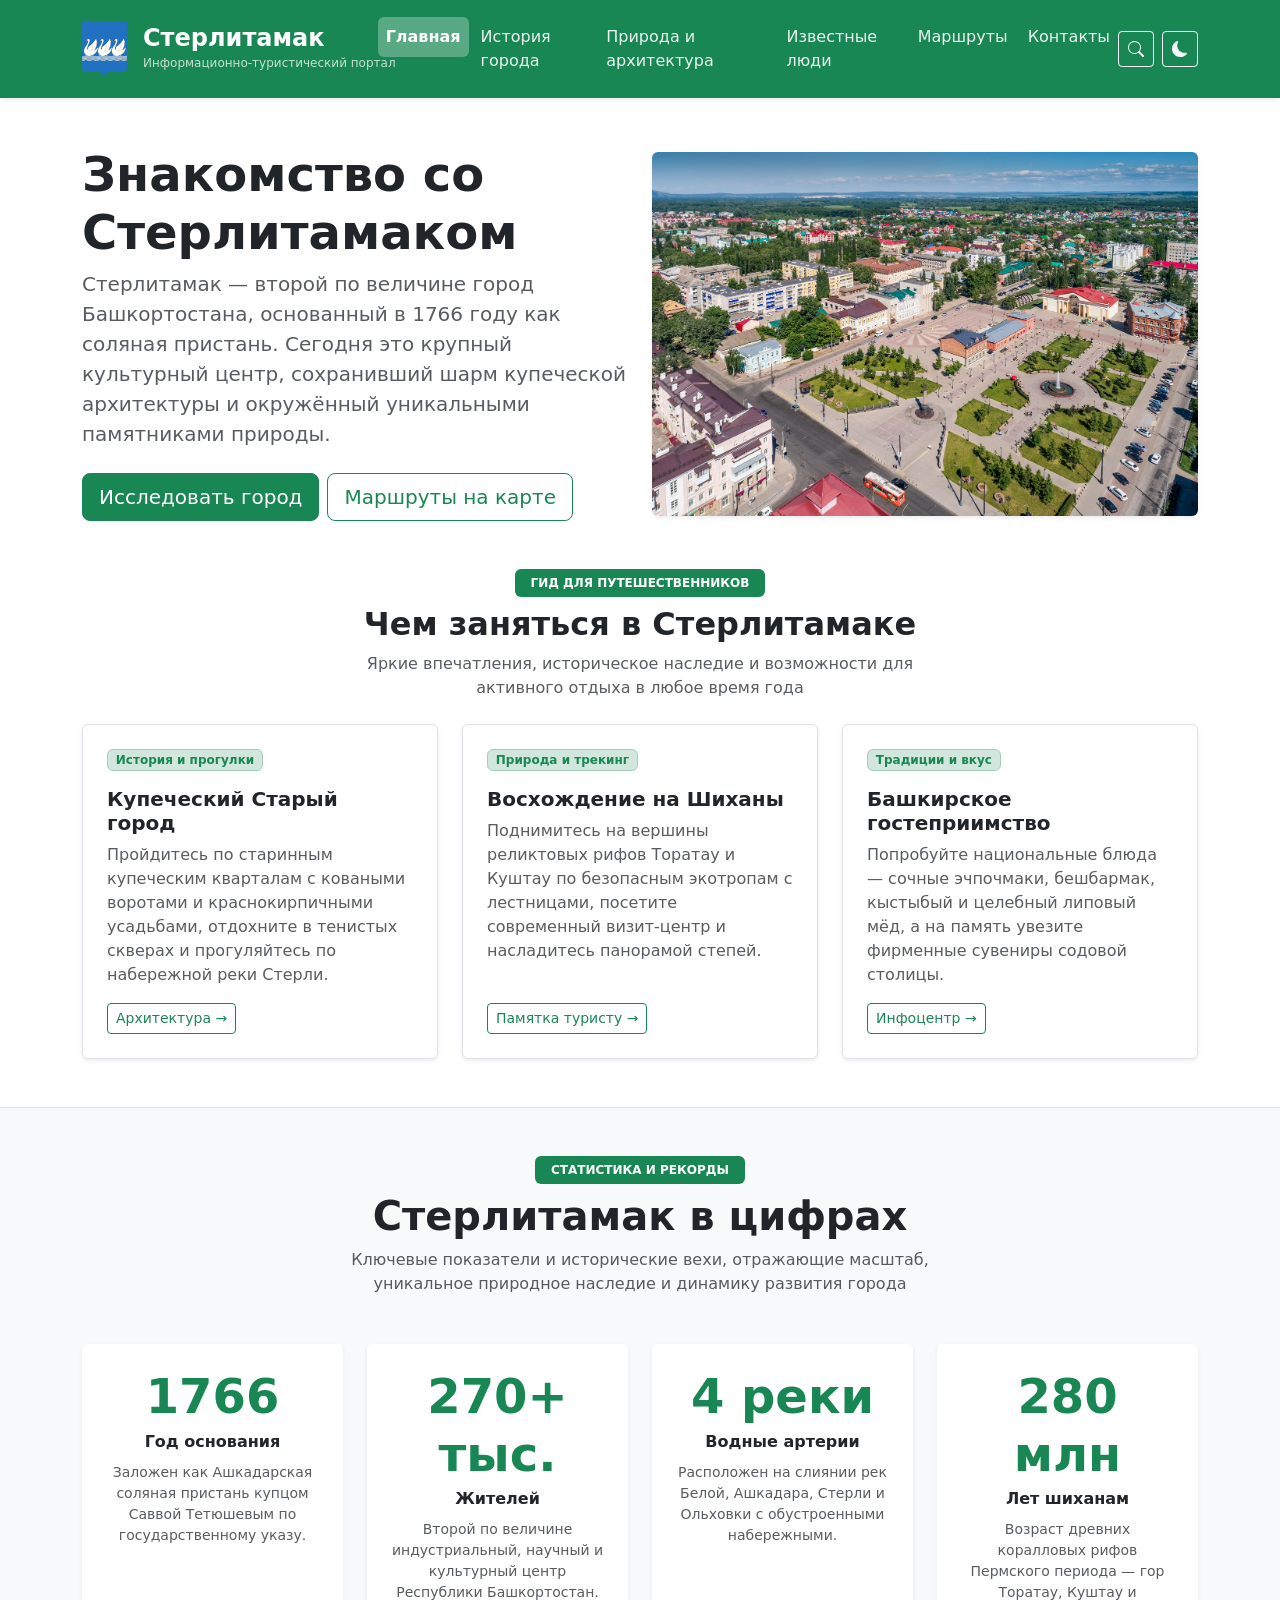
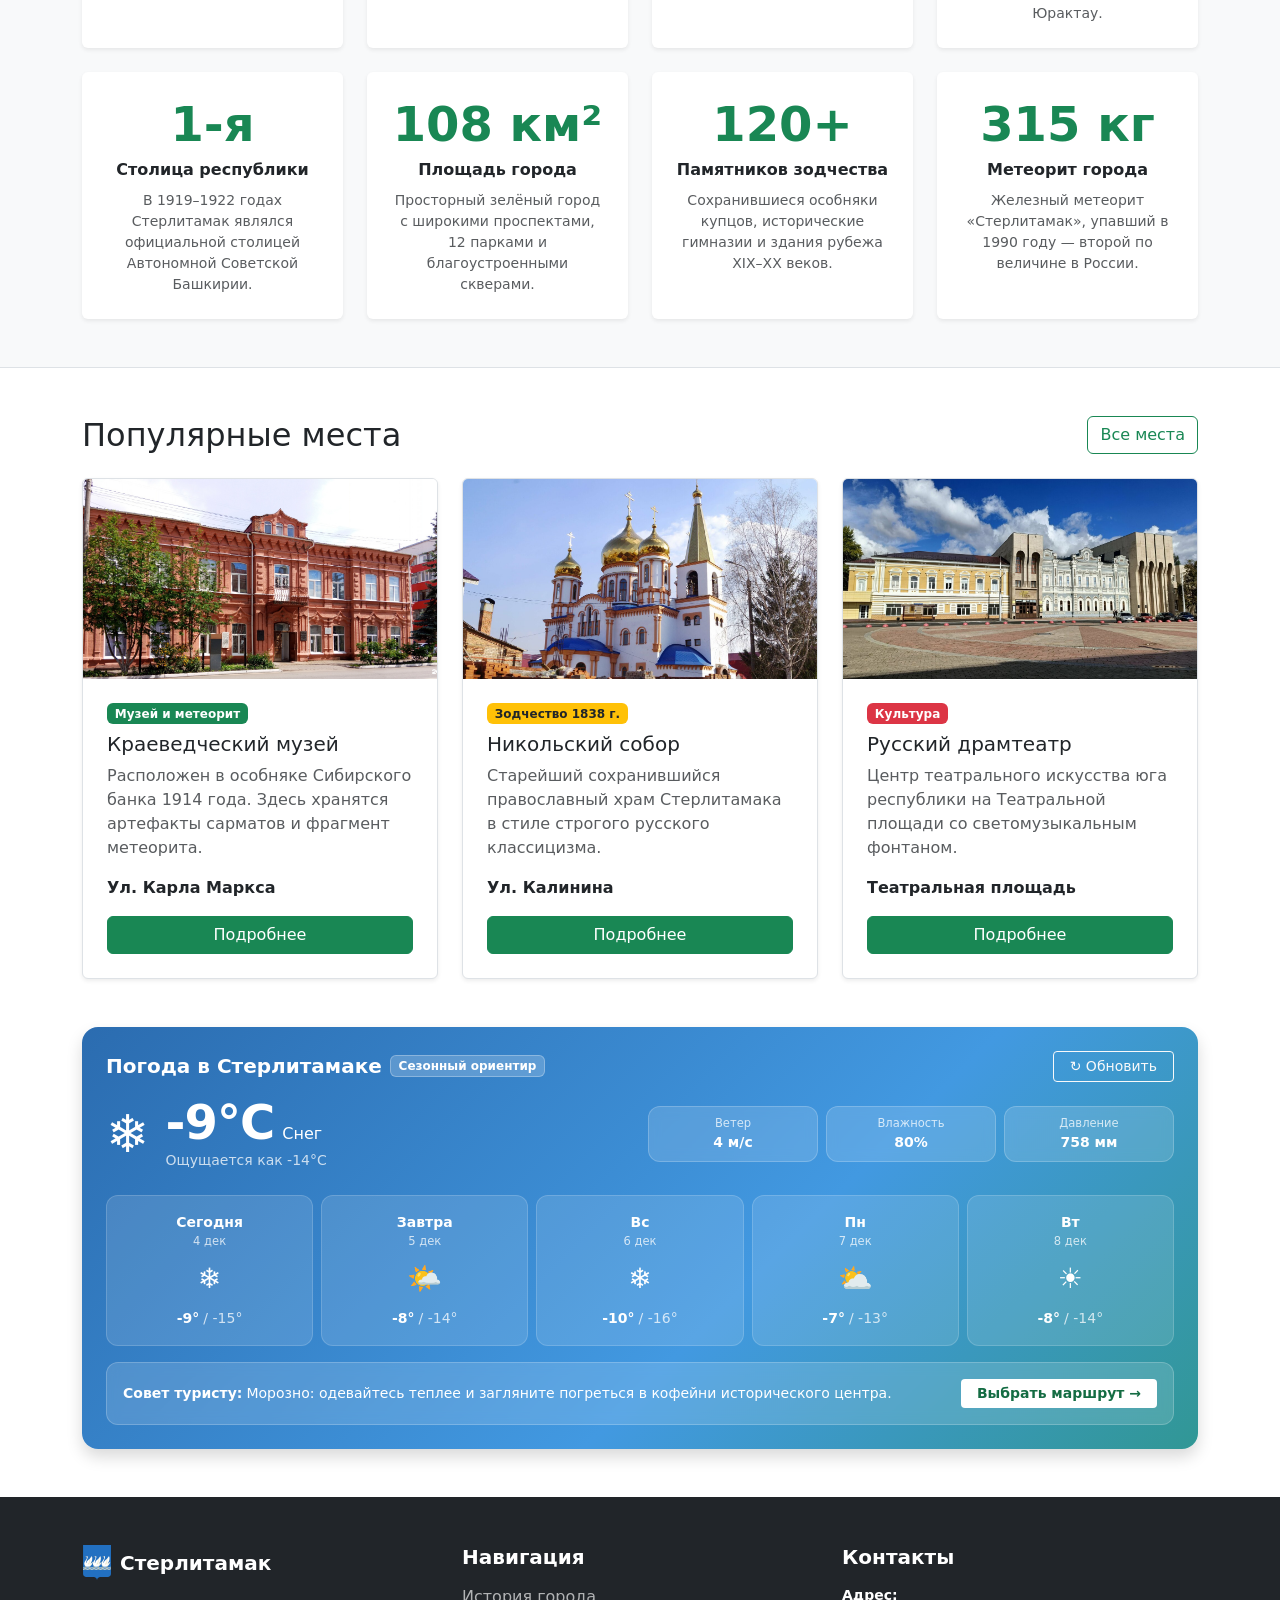
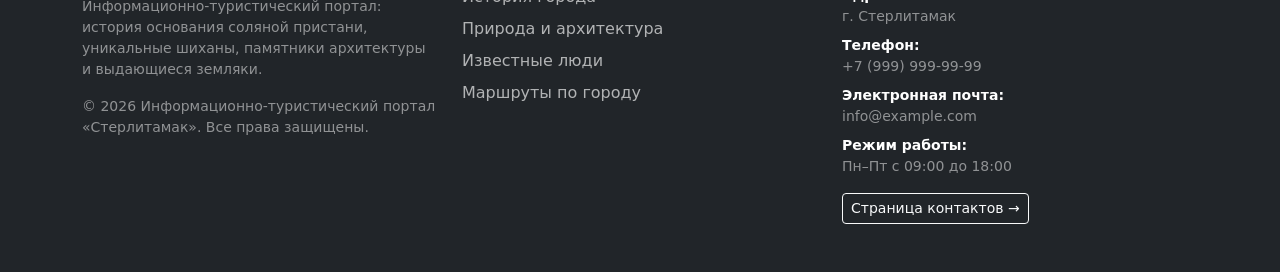
<file: index.html>
<!DOCTYPE html>
<html lang="ru">
<head>
    <meta charset="UTF-8">
    <meta name="viewport" content="width=device-width, initial-scale=1.0">
    <link rel="icon" type="image/svg+xml" href="images/Gerb-Sterlitamak-icon.svg">
    <title>Главная — Информационно-туристический портал про Стерлитамак</title>
    <link rel="stylesheet" href="vendor/bootstrap/css/bootstrap.min.css">
    <link rel="stylesheet" href="css/custom.css">
    <script src="js/theme.js"></script>
</head>
<body class="d-flex flex-column min-vh-100">

    <header class="navbar navbar-expand-lg navbar-dark bg-success shadow-sm py-2 py-lg-3 sticky-top header-nav">
        <div class="container">
            <a class="navbar-brand d-flex align-items-center gap-3 me-3 text-white" href="index.html">
                <img src="images/Gerb-Sterlitamak-icon.svg" alt="Герб Стерлитамака" width="45" height="52" class="img-fluid flex-shrink-0">
                <div class="d-flex flex-column">
                    <span class="fs-4 fw-bold lh-1">Стерлитамак</span>
                    <span class="small opacity-75 d-none d-sm-block mt-1" style="font-size: 0.75rem;">
                        Информационно-туристический портал
                    </span>
                </div>
            </a>

            <button
                class="navbar-toggler border-white-50"
                type="button"
                data-bs-toggle="collapse"
                data-bs-target="#mainNavbar"
                aria-controls="mainNavbar"
                aria-expanded="false"
                aria-label="Переключить навигацию"
            >
                <span class="navbar-toggler-icon"></span>
            </button>

            <div class="collapse navbar-collapse" id="mainNavbar">
                <ul class="navbar-nav mx-auto mb-2 mb-lg-0 gap-lg-1">
                    <li class="nav-item">
                        <a class="nav-link active" aria-current="page" href="index.html">
                            Главная
                        </a>
                    </li>
                    <li class="nav-item">
                        <a class="nav-link" href="history.html">
                            История города
                        </a>
                    </li>
                    <li class="nav-item">
                        <a class="nav-link" href="nature.html">
                            Природа и архитектура
                        </a>
                    </li>
                    <li class="nav-item">
                        <a class="nav-link" href="people.html">
                            Известные люди
                        </a>
                    </li>
                    <li class="nav-item">
                        <a class="nav-link" href="routes.html">
                            Маршруты
                        </a>
                    </li>
                    <li class="nav-item">
                        <a class="nav-link" href="contacts.html">
                            Контакты
                        </a>
                    </li>
                </ul>

                <div class="d-flex align-items-center gap-2 pt-3 pt-lg-0 mt-3 mt-lg-0" id="headerActions">
                    <button type="button" class="btn btn-outline-light btn-sm btn-header-square" data-bs-toggle="modal" data-bs-target="#siteSearchModal" aria-label="Поиск по сайту" title="Поиск по сайту">
                        <svg xmlns="http://www.w3.org/2000/svg" width="16" height="16" fill="currentColor" viewBox="0 0 16 16" aria-hidden="true">
                            <path d="M11.742 10.344a6.5 6.5 0 1 0-1.397 1.398h-.001q.044.06.098.115l3.85 3.85a1 1 0 0 0 1.415-1.414l-3.85-3.85a1 1 0 0 0-.115-.1zM12 6.5a5.5 5.5 0 1 1-11 0 5.5 5.5 0 0 1 11 0"/>
                        </svg>
                    </button>
                    <button type="button" class="btn btn-outline-light btn-sm btn-header-square" id="themeToggleBtn" aria-label="Переключить тему" title="Тёмная тема">
                        <svg xmlns="http://www.w3.org/2000/svg" width="16" height="16" fill="currentColor" viewBox="0 0 16 16" aria-hidden="true">
                            <path d="M6 .278a.77.77 0 0 1 .08.858 7.2 7.2 0 0 0-.878 3.46c0 4.021 3.278 7.277 7.318 7.277q.792-.001 1.533-.16a.79.79 0 0 1 .81.316.73.73 0 0 1-.031.893A8.35 8.35 0 0 1 8.344 16C3.734 16 0 12.286 0 7.71 0 4.266 2.114 1.312 5.124.06A.75.75 0 0 1 6 .278"/>
                        </svg>
                    </button>
                </div>
            </div>
        </div>
    </header>

    <main>
        <section class="container my-5">
            <div class="row align-items-center g-4">
                <div class="col-12 col-lg-6">
                    <h1 class="display-5 fw-bold">
                        Знакомство со Стерлитамаком
                    </h1>
                    <p class="lead text-muted">
                        Стерлитамак — второй по величине город Башкортостана, основанный в 1766 году как соляная пристань. Сегодня это крупный культурный центр, сохранивший шарм купеческой архитектуры и окружённый уникальными памятниками природы.
                    </p>
                    <div class="d-flex flex-wrap gap-2 pt-2">
                        <a class="btn btn-success btn-lg" href="nature.html">
                            Исследовать город
                        </a>
                        <a class="btn btn-outline-success btn-lg" href="routes.html">
                            Маршруты на карте
                        </a>
                    </div>
                </div>
                <div class="col-12 col-lg-6">
                    <img 
                        src="images/sterlitamak-center.jpg" 
                        alt="Исторический центр Стерлитамака с высоты птичьего полета" 
                        class="img-fluid rounded shadow-sm"
                    >
                </div>
            </div>
        </section>

        <section class="container my-5">
            <div class="text-center mb-4">
                <span class="badge bg-success px-3 py-2 text-uppercase mb-2">Гид для путешественников</span>
                <h2 class="fw-bold">Чем заняться в Стерлитамаке</h2>
                <p class="text-muted mx-auto" style="max-width: 600px;">
                    Яркие впечатления, историческое наследие и возможности для активного отдыха в любое время года
                </p>
            </div>
            <div class="row g-4">
                <div class="col-12 col-md-4">
                    <div class="p-4 border rounded h-100 bg-white shadow-sm d-flex flex-column">
                        <span class="badge bg-success-subtle text-success border border-success-subtle mb-3 align-self-start">История и прогулки</span>
                        <h3 class="h5 fw-bold">Купеческий Старый город</h3>
                        <p class="text-muted mb-3 flex-grow-1">
                            Пройдитесь по старинным купеческим кварталам с коваными воротами и краснокирпичными усадьбами, отдохните в тенистых скверах и прогуляйтесь по набережной реки Стерли.
                        </p>
                        <a href="nature.html" class="btn btn-outline-success btn-sm align-self-start">Архитектура &rarr;</a>
                    </div>
                </div>
                <div class="col-12 col-md-4">
                    <div class="p-4 border rounded h-100 bg-white shadow-sm d-flex flex-column">
                        <span class="badge bg-success-subtle text-success border border-success-subtle mb-3 align-self-start">Природа и трекинг</span>
                        <h3 class="h5 fw-bold">Восхождение на Шиханы</h3>
                        <p class="text-muted mb-3 flex-grow-1">
                            Поднимитесь на вершины реликтовых рифов Торатау и Куштау по безопасным экотропам с лестницами, посетите современный визит-центр и насладитесь панорамой степей.
                        </p>
                        <a href="nature.html" class="btn btn-outline-success btn-sm align-self-start">Памятка туристу &rarr;</a>
                    </div>
                </div>
                <div class="col-12 col-md-4">
                    <div class="p-4 border rounded h-100 bg-white shadow-sm d-flex flex-column">
                        <span class="badge bg-success-subtle text-success border border-success-subtle mb-3 align-self-start">Традиции и вкус</span>
                        <h3 class="h5 fw-bold">Башкирское гостеприимство</h3>
                        <p class="text-muted mb-3 flex-grow-1">
                            Попробуйте национальные блюда — сочные эчпочмаки, бешбармак, кыстыбый и целебный липовый мёд, а на память увезите фирменные сувениры содовой столицы.
                        </p>
                        <a href="contacts.html" class="btn btn-outline-success btn-sm align-self-start">Инфоцентр &rarr;</a>
                    </div>
                </div>
            </div>
        </section>

        <section class="bg-light py-5 border-top border-bottom my-5">
            <div class="container">
                <div class="text-center mb-5">
                    <span class="badge bg-success px-3 py-2 text-uppercase mb-2">Статистика и рекорды</span>
                    <h2 class="display-6 fw-bold">Стерлитамак в цифрах</h2>
                    <p class="text-muted mx-auto" style="max-width: 650px;">
                        Ключевые показатели и исторические вехи, отражающие масштаб, уникальное природное наследие и динамику развития города
                    </p>
                </div>
                <div class="row g-4 text-center">
                    <div class="col-6 col-lg-3">
                        <div class="card h-100 border-0 shadow-sm p-4 bg-white">
                            <div class="display-5 fw-bold text-success mb-1">1766</div>
                            <div class="fw-semibold text-dark mb-2">Год основания</div>
                            <p class="small text-muted mb-0">
                                Заложен как Ашкадарская соляная пристань купцом Саввой Тетюшевым по государственному указу.
                            </p>
                        </div>
                    </div>
                    <div class="col-6 col-lg-3">
                        <div class="card h-100 border-0 shadow-sm p-4 bg-white">
                            <div class="display-5 fw-bold text-success mb-1">270+ тыс.</div>
                            <div class="fw-semibold text-dark mb-2">Жителей</div>
                            <p class="small text-muted mb-0">
                                Второй по величине индустриальный, научный и культурный центр Республики Башкортостан.
                            </p>
                        </div>
                    </div>
                    <div class="col-6 col-lg-3">
                        <div class="card h-100 border-0 shadow-sm p-4 bg-white">
                            <div class="display-5 fw-bold text-success mb-1">4 реки</div>
                            <div class="fw-semibold text-dark mb-2">Водные артерии</div>
                            <p class="small text-muted mb-0">
                                Расположен на слиянии рек Белой, Ашкадара, Стерли и Ольховки с обустроенными набережными.
                            </p>
                        </div>
                    </div>
                    <div class="col-6 col-lg-3">
                        <div class="card h-100 border-0 shadow-sm p-4 bg-white">
                            <div class="display-5 fw-bold text-success mb-1">280 млн</div>
                            <div class="fw-semibold text-dark mb-2">Лет шиханам</div>
                            <p class="small text-muted mb-0">
                                Возраст древних коралловых рифов Пермского периода — гор Торатау, Куштау и Юрактау.
                            </p>
                        </div>
                    </div>
                    <div class="col-6 col-lg-3">
                        <div class="card h-100 border-0 shadow-sm p-4 bg-white">
                            <div class="display-5 fw-bold text-success mb-1">1-я</div>
                            <div class="fw-semibold text-dark mb-2">Столица республики</div>
                            <p class="small text-muted mb-0">
                                В 1919–1922 годах Стерлитамак являлся официальной столицей Автономной Советской Башкирии.
                            </p>
                        </div>
                    </div>
                    <div class="col-6 col-lg-3">
                        <div class="card h-100 border-0 shadow-sm p-4 bg-white">
                            <div class="display-5 fw-bold text-success mb-1">108 км²</div>
                            <div class="fw-semibold text-dark mb-2">Площадь города</div>
                            <p class="small text-muted mb-0">
                                Просторный зелёный город с широкими проспектами, 12 парками и благоустроенными скверами.
                            </p>
                        </div>
                    </div>
                    <div class="col-6 col-lg-3">
                        <div class="card h-100 border-0 shadow-sm p-4 bg-white">
                            <div class="display-5 fw-bold text-success mb-1">120+</div>
                            <div class="fw-semibold text-dark mb-2">Памятников зодчества</div>
                            <p class="small text-muted mb-0">
                                Сохранившиеся особняки купцов, исторические гимназии и здания рубежа XIX–XX веков.
                            </p>
                        </div>
                    </div>
                    <div class="col-6 col-lg-3">
                        <div class="card h-100 border-0 shadow-sm p-4 bg-white">
                            <div class="display-5 fw-bold text-success mb-1">315 кг</div>
                            <div class="fw-semibold text-dark mb-2">Метеорит города</div>
                            <p class="small text-muted mb-0">
                                Железный метеорит «Стерлитамак», упавший в 1990 году — второй по величине в России.
                            </p>
                        </div>
                    </div>
                </div>
            </div>
        </section>

        <section class="container my-5">
            <div class="d-flex justify-content-between align-items-center mb-4">
                <h2 class="mb-0">Популярные места</h2>
                <a class="btn btn-outline-success" href="nature.html">
                    Все места
                </a>
            </div>

            <div class="row g-4">
                <div class="col-12 col-md-6 col-lg-4">
                    <div class="border rounded h-100 bg-white overflow-hidden d-flex flex-column shadow-sm">
                        <img 
                            src="images/museum-bank.jpg" 
                            alt="Историко-краеведческий музей" 
                            class="card-img-custom"
                        >
                        <div class="p-4 d-flex flex-column flex-grow-1">
                            <span class="badge bg-success mb-2 align-self-start">Музей и метеорит</span>
                            <h3 class="h5">Краеведческий музей</h3>
                            <p class="text-muted">
                                Расположен в особняке Сибирского банка 1914 года. Здесь хранятся артефакты сарматов и фрагмент метеорита.
                            </p>
                            <p class="fw-bold mb-3 mt-auto">Ул. Карла Маркса</p>
                            <button type="button" class="btn btn-success" data-bs-toggle="modal" data-bs-target="#modalMuseum">
                                Подробнее
                            </button>
                        </div>
                    </div>
                </div>

                <div class="col-12 col-md-6 col-lg-4">
                    <div class="border rounded h-100 bg-white overflow-hidden d-flex flex-column shadow-sm">
                        <img 
                            src="images/nikolsky-sobor.jpg" 
                            alt="Никольский кафедральный собор" 
                            class="card-img-custom"
                        >
                        <div class="p-4 d-flex flex-column flex-grow-1">
                            <span class="badge bg-warning text-dark mb-2 align-self-start">Зодчество 1838 г.</span>
                            <h3 class="h5">Никольский собор</h3>
                            <p class="text-muted">
                                Старейший сохранившийся православный храм Стерлитамака в стиле строгого русского классицизма.
                            </p>
                            <p class="fw-bold mb-3 mt-auto">Ул. Калинина</p>
                            <button type="button" class="btn btn-success" data-bs-toggle="modal" data-bs-target="#modalSobor">
                                Подробнее
                            </button>
                        </div>
                    </div>
                </div>

                <div class="col-12 col-md-6 col-lg-4">
                    <div class="border rounded h-100 bg-white overflow-hidden d-flex flex-column shadow-sm">
                        <img 
                            src="images/dramatheater.jpg" 
                            alt="Русский драматический театр" 
                            class="card-img-custom"
                        >
                        <div class="p-4 d-flex flex-column flex-grow-1">
                            <span class="badge bg-danger mb-2 align-self-start">Культура</span>
                            <h3 class="h5">Русский драмтеатр</h3>
                            <p class="text-muted">
                                Центр театрального искусства юга республики на Театральной площади со светомузыкальным фонтаном.
                            </p>
                            <p class="fw-bold mb-3 mt-auto">Театральная площадь</p>
                            <button type="button" class="btn btn-success" data-bs-toggle="modal" data-bs-target="#modalTheater">
                                Подробнее
                            </button>
                        </div>
                    </div>
                </div>
            </div>
        </section>

        <section class="container mb-5" id="weatherWidgetSection" aria-label="Погода в Стерлитамаке"></section>
    </main>

    <footer class="bg-dark text-white py-5 mt-auto">
        <div class="container">
            <div class="row g-4">
                <div class="col-12 col-md-4">
                    <div class="d-flex align-items-center gap-2 mb-3">
                        <img src="images/Gerb-Sterlitamak-icon.svg" alt="Герб Стерлитамака" width="30" height="35">
                        <h5 class="mb-0 fw-bold">Стерлитамак</h5>
                    </div>
                    <p class="text-white-50 small mb-3">
                        Информационно-туристический портал: история основания соляной пристани, уникальные шиханы, памятники архитектуры и выдающиеся земляки.
                    </p>
                    <p class="text-white-50 small mb-0">
                        &copy; 2026 Информационно-туристический портал «Стерлитамак». Все права защищены.
                    </p>
                </div>

                <div class="col-12 col-sm-6 col-md-4">
                    <h5 class="fw-bold mb-3">Навигация</h5>
                    <ul class="list-unstyled mb-0">
                        <li class="mb-2">
                            <a class="footer-link text-decoration-none" href="history.html">История города</a>
                        </li>
                        <li class="mb-2">
                            <a class="footer-link text-decoration-none" href="nature.html">Природа и архитектура</a>
                        </li>
                        <li class="mb-2">
                            <a class="footer-link text-decoration-none" href="people.html">Известные люди</a>
                        </li>
                        <li class="mb-2">
                            <a class="footer-link text-decoration-none" href="routes.html">Маршруты по городу</a>
                        </li>
                    </ul>
                </div>

                <div class="col-12 col-sm-6 col-md-4">
                    <h5 class="fw-bold mb-3">Контакты</h5>
                    <ul class="list-unstyled text-white-50 small mb-0">
                        <li class="mb-2">
                            <strong class="text-white">Адрес:</strong><br>
                            г. Стерлитамак
                        </li>
                        <li class="mb-2">
                            <strong class="text-white">Телефон:</strong><br>
                            <a href="tel:+79999999999" class="text-white-50 text-decoration-none">+7 (999) 999-99-99</a>
                        </li>
                        <li class="mb-2">
                            <strong class="text-white">Электронная почта:</strong><br>
                            <a href="mailto:info@example.com" class="text-white-50 text-decoration-none">info@example.com</a>
                        </li>
                        <li class="mb-3">
                            <strong class="text-white">Режим работы:</strong><br>
                            Пн–Пт с 09:00 до 18:00
                        </li>
                        <li>
                            <a href="contacts.html" class="btn btn-outline-light btn-sm">
                                Страница контактов &rarr;
                            </a>
                        </li>
                    </ul>
                </div>
            </div>
        </div>
    </footer>

    <div class="modal fade" id="modalMuseum" tabindex="-1" aria-labelledby="modalMuseumLabel" aria-hidden="true">
        <div class="modal-dialog modal-dialog-centered">
            <div class="modal-content">
                <div class="modal-header">
                    <h5 class="modal-title" id="modalMuseumLabel">Историко-краеведческий музей</h5>
                    <button type="button" class="btn-close" data-bs-dismiss="modal" aria-label="Закрыть"></button>
                </div>
                <div class="modal-body">
                    <img src="images/museum-bank.jpg" alt="Историко-краеведческий музей" class="img-fluid rounded mb-3 w-100" style="max-height: 240px; object-fit: cover;">
                    <p class="text-muted">
                        Стерлитамакский историко-краеведческий музей расположен в памятнике архитектуры начала XX века — бывшем здании Сибирского купеческого банка (1914 г.). В фондах музея насчитывается свыше 35 тысяч ценных экспонатов.
                    </p>
                    <ul class="list-unstyled small text-muted">
                        <li><strong>Главная реликвия:</strong> Фрагмент настоящего железного метеорита «Стерлитамак», упавшего в 1990 году.</li>
                        <li><strong>Экспозиции:</strong> Палеонтология древнего Пермского моря, сарматская культура, соляная пристань и быт купечества.</li>
                        <li><strong>Адрес:</strong> г. Стерлитамак, ул. Карла Маркса, 100.</li>
                    </ul>
                </div>
                <div class="modal-footer">
                    <a href="nature.html" class="btn btn-success">К разделу архитектуры &rarr;</a>
                    <button type="button" class="btn btn-secondary" data-bs-dismiss="modal">Закрыть</button>
                </div>
            </div>
        </div>
    </div>

    <div class="modal fade" id="modalSobor" tabindex="-1" aria-labelledby="modalSoborLabel" aria-hidden="true">
        <div class="modal-dialog modal-dialog-centered">
            <div class="modal-content">
                <div class="modal-header">
                    <h5 class="modal-title" id="modalSoborLabel">Никольский кафедральный собор</h5>
                    <button type="button" class="btn-close" data-bs-dismiss="modal" aria-label="Закрыть"></button>
                </div>
                <div class="modal-body">
                    <img src="images/nikolsky-sobor.jpg" alt="Никольский кафедральный собор" class="img-fluid rounded mb-3 w-100" style="max-height: 240px; object-fit: cover;">
                    <p class="text-muted">
                        Никольский собор — старейшее сохранившееся каменное здание религиозного зодчества Стерлитамака. Возведён в 1838 году в строгом стиле русского классицизма на средства прихожан и купечества.
                    </p>
                    <ul class="list-unstyled small text-muted">
                        <li><strong>Год постройки:</strong> 1838 год (памятник архитектуры регионального значения).</li>
                        <li><strong>Архитектурный стиль:</strong> Классицизм с величественной колокольней и купольной ротондой.</li>
                        <li><strong>Адрес:</strong> г. Стерлитамак, ул. Калинина, 52.</li>
                    </ul>
                </div>
                <div class="modal-footer">
                    <a href="nature.html" class="btn btn-success">К разделу архитектуры &rarr;</a>
                    <button type="button" class="btn btn-secondary" data-bs-dismiss="modal">Закрыть</button>
                </div>
            </div>
        </div>
    </div>

    <div class="modal fade" id="modalTheater" tabindex="-1" aria-labelledby="modalTheaterLabel" aria-hidden="true">
        <div class="modal-dialog modal-dialog-centered">
            <div class="modal-content">
                <div class="modal-header">
                    <h5 class="modal-title" id="modalTheaterLabel">Русский драматический театр</h5>
                    <button type="button" class="btn-close" data-bs-dismiss="modal" aria-label="Закрыть"></button>
                </div>
                <div class="modal-body">
                    <img src="images/dramatheater.jpg" alt="Русский драматический театр" class="img-fluid rounded mb-3 w-100" style="max-height: 240px; object-fit: cover;">
                    <p class="text-muted">
                        Главный драматический театр юга Башкортостана, основанный в 1946 году. Расположен в центре города на Театральной площади и является любимым местом культурного отдыха жителей и гостей Стерлитамака.
                    </p>
                    <ul class="list-unstyled small text-muted">
                        <li><strong>Репертуар:</strong> Русская и мировая классика, современные драмы, детские и музыкальные спектакли.</li>
                        <li><strong>Локация:</strong> Театральная площадь со светомузыкальным фонтаном и сквером.</li>
                        <li><strong>Адрес:</strong> г. Стерлитамак, ул. Худайбердина, 18.</li>
                    </ul>
                </div>
                <div class="modal-footer">
                    <a href="nature.html" class="btn btn-success">Архитектура города &rarr;</a>
                    <button type="button" class="btn btn-secondary" data-bs-dismiss="modal">Закрыть</button>
                </div>
            </div>
        </div>
    </div>

    <script src="vendor/bootstrap/js/bootstrap.bundle.min.js"></script>
    <script src="js/weather.js"></script>
    <script src="js/scroll-top.js"></script>
    <script src="js/search.js"></script>
</body>
</html>
</file>
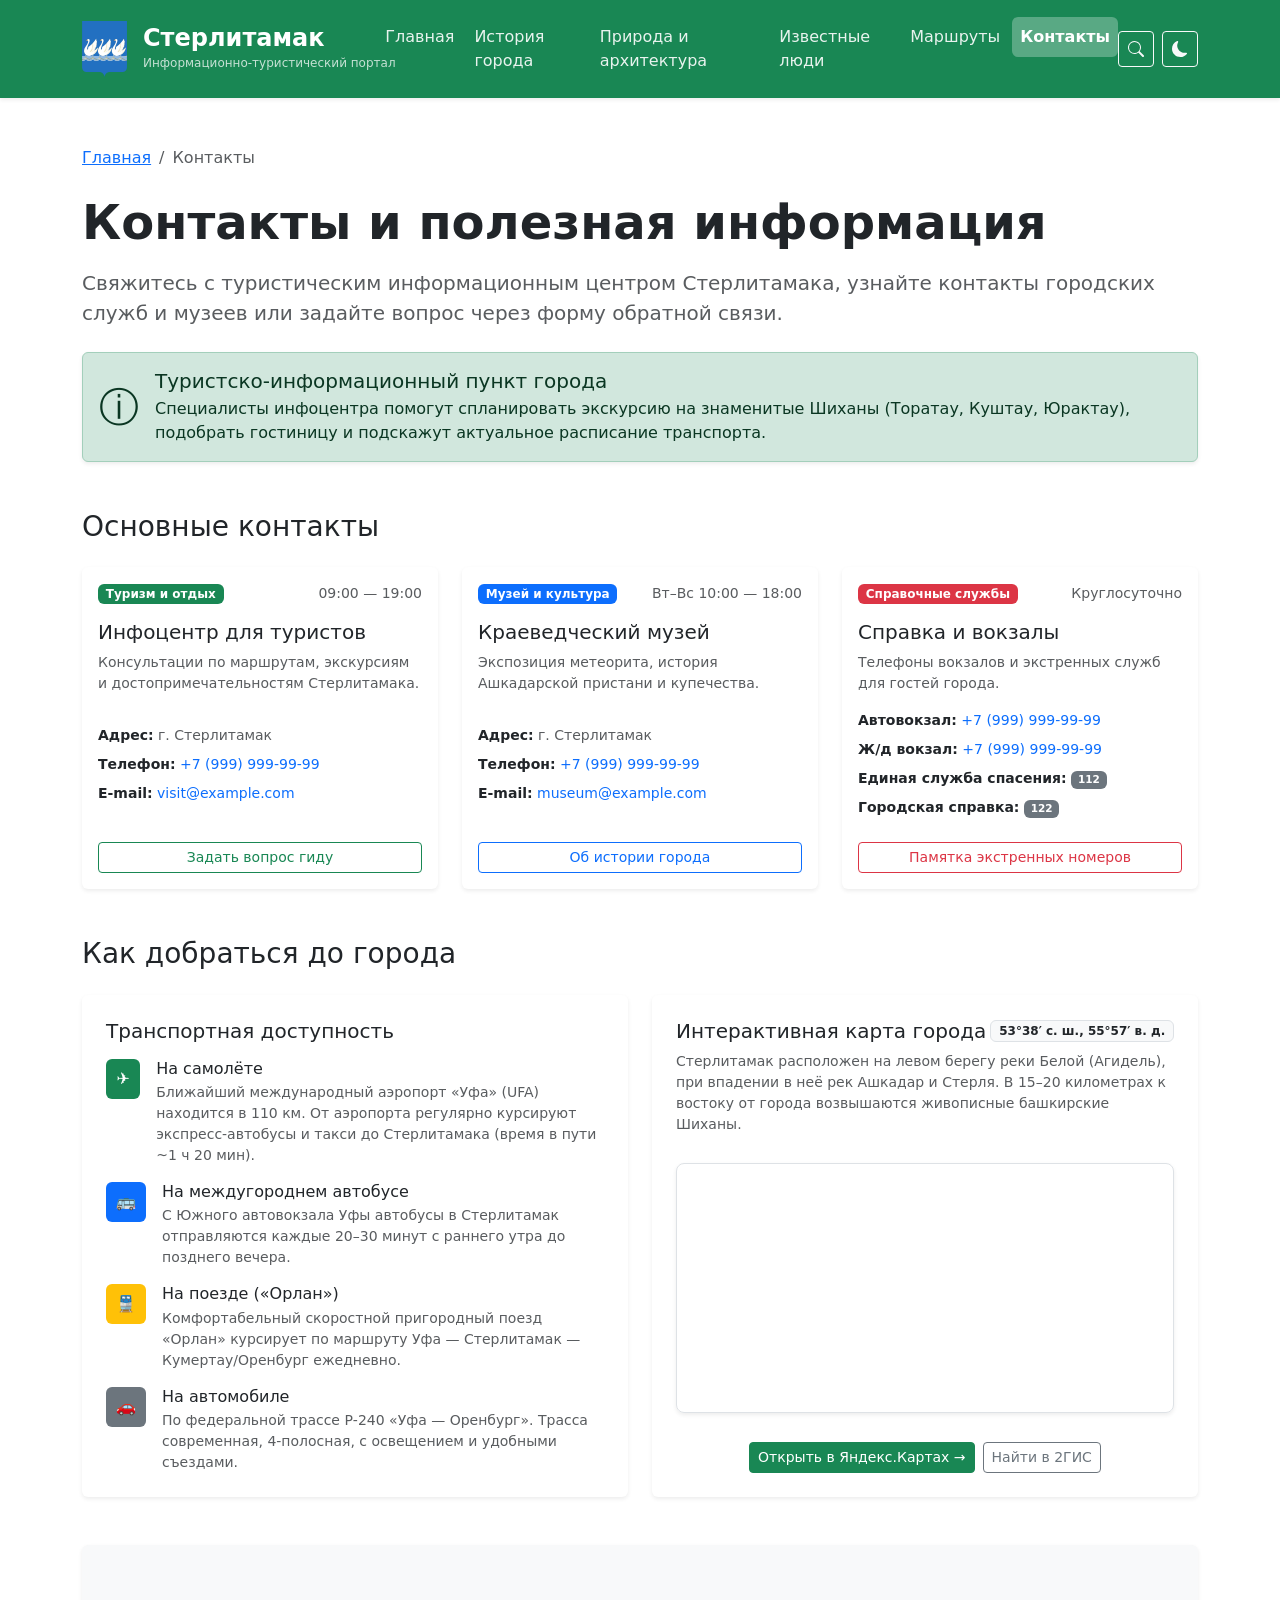
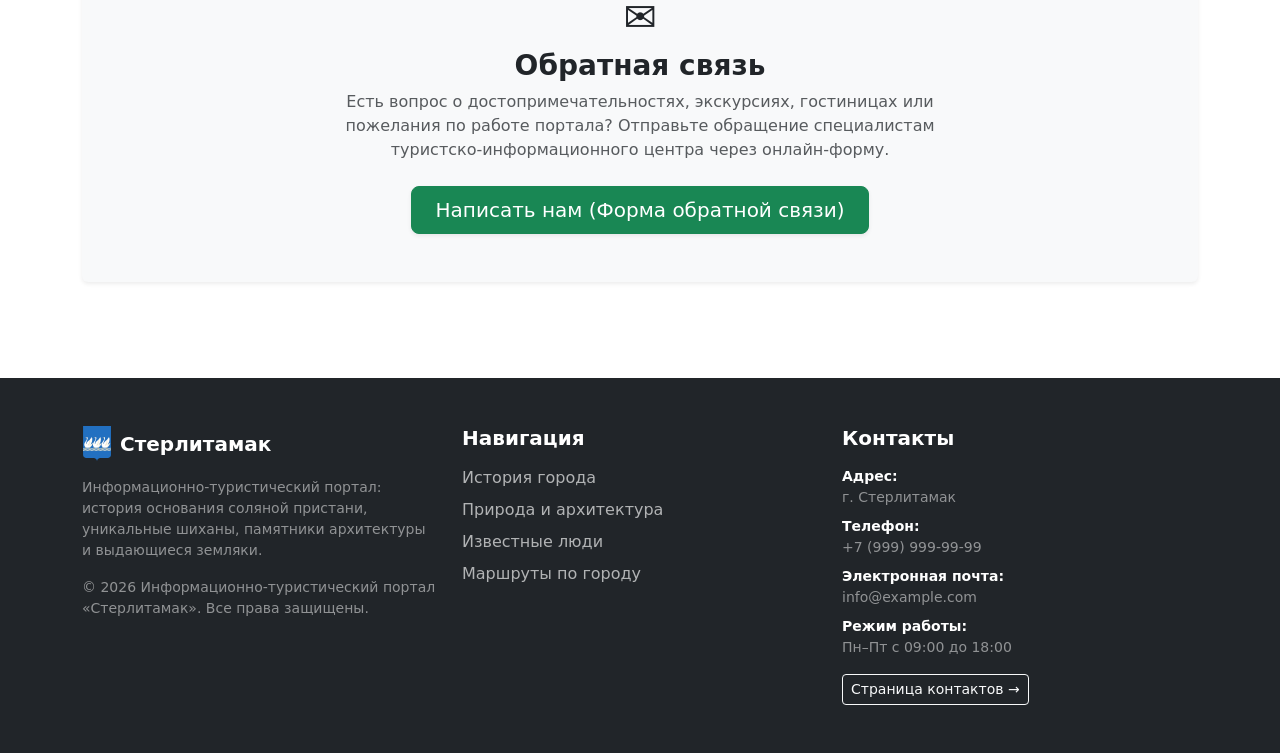
<file: contacts.html>
<!DOCTYPE html>
<html lang="ru">
<head>
    <meta charset="UTF-8">
    <meta name="viewport" content="width=device-width, initial-scale=1.0">
    <link rel="icon" type="image/svg+xml" href="images/Gerb-Sterlitamak-icon.svg">
    <title>Контакты — Информационно-туристический портал про Стерлитамак</title>
    <link rel="stylesheet" href="vendor/bootstrap/css/bootstrap.min.css">
    <link rel="stylesheet" href="css/custom.css">
    <script src="js/theme.js"></script>
</head>
<body class="d-flex flex-column min-vh-100">

    <header class="navbar navbar-expand-lg navbar-dark bg-success shadow-sm py-2 py-lg-3 sticky-top header-nav">
        <div class="container">
            <a class="navbar-brand d-flex align-items-center gap-3 me-3 text-white" href="index.html">
                <img src="images/Gerb-Sterlitamak-icon.svg" alt="Герб Стерлитамака" width="45" height="52" class="img-fluid flex-shrink-0">
                <div class="d-flex flex-column">
                    <span class="fs-4 fw-bold lh-1">Стерлитамак</span>
                    <span class="small opacity-75 d-none d-sm-block mt-1" style="font-size: 0.75rem;">
                        Информационно-туристический портал
                    </span>
                </div>
            </a>

            <button
                class="navbar-toggler border-white-50"
                type="button"
                data-bs-toggle="collapse"
                data-bs-target="#mainNavbar"
                aria-controls="mainNavbar"
                aria-expanded="false"
                aria-label="Переключить навигацию"
            >
                <span class="navbar-toggler-icon"></span>
            </button>

            <div class="collapse navbar-collapse" id="mainNavbar">
                <ul class="navbar-nav mx-auto mb-2 mb-lg-0 gap-lg-1">
                    <li class="nav-item">
                        <a class="nav-link" href="index.html">
                            Главная
                        </a>
                    </li>
                    <li class="nav-item">
                        <a class="nav-link" href="history.html">
                            История города
                        </a>
                    </li>
                    <li class="nav-item">
                        <a class="nav-link" href="nature.html">
                            Природа и архитектура
                        </a>
                    </li>
                    <li class="nav-item">
                        <a class="nav-link" href="people.html">
                            Известные люди
                        </a>
                    </li>
                    <li class="nav-item">
                        <a class="nav-link" href="routes.html">
                            Маршруты
                        </a>
                    </li>
                    <li class="nav-item">
                        <a class="nav-link active" aria-current="page" href="contacts.html">
                            Контакты
                        </a>
                    </li>
                </ul>

                <div class="d-flex align-items-center gap-2 pt-3 pt-lg-0 mt-3 mt-lg-0" id="headerActions">
                    <button type="button" class="btn btn-outline-light btn-sm btn-header-square" data-bs-toggle="modal" data-bs-target="#siteSearchModal" aria-label="Поиск по сайту" title="Поиск по сайту">
                        <svg xmlns="http://www.w3.org/2000/svg" width="16" height="16" fill="currentColor" viewBox="0 0 16 16" aria-hidden="true">
                            <path d="M11.742 10.344a6.5 6.5 0 1 0-1.397 1.398h-.001q.044.06.098.115l3.85 3.85a1 1 0 0 0 1.415-1.414l-3.85-3.85a1 1 0 0 0-.115-.1zM12 6.5a5.5 5.5 0 1 1-11 0 5.5 5.5 0 0 1 11 0"/>
                        </svg>
                    </button>
                    <button type="button" class="btn btn-outline-light btn-sm btn-header-square" id="themeToggleBtn" aria-label="Переключить тему" title="Тёмная тема">
                        <svg xmlns="http://www.w3.org/2000/svg" width="16" height="16" fill="currentColor" viewBox="0 0 16 16" aria-hidden="true">
                            <path d="M6 .278a.77.77 0 0 1 .08.858 7.2 7.2 0 0 0-.878 3.46c0 4.021 3.278 7.277 7.318 7.277q.792-.001 1.533-.16a.79.79 0 0 1 .81.316.73.73 0 0 1-.031.893A8.35 8.35 0 0 1 8.344 16C3.734 16 0 12.286 0 7.71 0 4.266 2.114 1.312 5.124.06A.75.75 0 0 1 6 .278"/>
                        </svg>
                    </button>
                </div>
            </div>
        </div>
    </header>

    <main class="container my-5 flex-grow-1">
        <nav aria-label="breadcrumb" class="mb-4">
            <ol class="breadcrumb">
                <li class="breadcrumb-item"><a href="index.html">Главная</a></li>
                <li class="breadcrumb-item active" aria-current="page">Контакты</li>
            </ol>
        </nav>

        <h1 class="display-5 fw-bold mb-3">Контакты и полезная информация</h1>
        <p class="lead text-muted mb-4">
            Свяжитесь с туристическим информационным центром Стерлитамака, узнайте контакты городских служб и музеев или задайте вопрос через форму обратной связи.
        </p>

        <div class="alert alert-success shadow-sm mb-5 d-flex align-items-center gap-3" role="alert">
            <div class="display-6">&#9432;</div>
            <div>
                <h4 class="alert-heading h5 mb-1">Туристско-информационный пункт города</h4>
                <p class="mb-0">
                    Специалисты инфоцентра помогут спланировать экскурсию на знаменитые Шиханы (Торатау, Куштау, Юрактау), подобрать гостиницу и подскажут актуальное расписание транспорта.
                </p>
            </div>
        </div>

        <section class="mb-5">
            <h2 class="h3 mb-4" id="section-contacts">Основные контакты</h2>
            <div class="row g-4">
                <div class="col-12 col-md-6 col-lg-4">
                    <div class="card h-100 border-0 shadow-sm">
                        <div class="card-body d-flex flex-column">
                            <div class="d-flex align-items-center justify-content-between mb-3">
                                <span class="badge bg-success">Туризм и отдых</span>
                                <span class="text-muted small">09:00 — 19:00</span>
                            </div>
                            <h3 class="card-title h5">Инфоцентр для туристов</h3>
                            <p class="text-muted small mb-3">Консультации по маршрутам, экскурсиям и достопримечательностям Стерлитамака.</p>
                            <ul class="list-unstyled text-muted small mt-auto mb-3">
                                <li class="mb-2">
                                    <strong class="text-dark">Адрес:</strong> г. Стерлитамак
                                </li>
                                <li class="mb-2">
                                    <strong class="text-dark">Телефон:</strong> <a href="tel:+79999999999" class="text-decoration-none">+7 (999) 999-99-99</a>
                                </li>
                                <li class="mb-2">
                                    <strong class="text-dark">E-mail:</strong> <a href="mailto:visit@example.com" class="text-decoration-none">visit@example.com</a>
                                </li>
                            </ul>
                            <button type="button" class="btn btn-outline-success btn-sm mt-auto" data-bs-toggle="modal" data-bs-target="#feedbackModal">Задать вопрос гиду</button>
                        </div>
                    </div>
                </div>

                <div class="col-12 col-md-6 col-lg-4">
                    <div class="card h-100 border-0 shadow-sm">
                        <div class="card-body d-flex flex-column">
                            <div class="d-flex align-items-center justify-content-between mb-3">
                                <span class="badge bg-blue">Музей и культура</span>
                                <span class="text-muted small">Вт–Вс 10:00 — 18:00</span>
                            </div>
                            <h3 class="card-title h5">Краеведческий музей</h3>
                            <p class="text-muted small mb-3">Экспозиция метеорита, история Ашкадарской пристани и купечества.</p>
                            <ul class="list-unstyled text-muted small mt-auto mb-3">
                                <li class="mb-2">
                                    <strong class="text-dark">Адрес:</strong> г. Стерлитамак
                                </li>
                                <li class="mb-2">
                                    <strong class="text-dark">Телефон:</strong> <a href="tel:+79999999999" class="text-decoration-none">+7 (999) 999-99-99</a>
                                </li>
                                <li class="mb-2">
                                    <strong class="text-dark">E-mail:</strong> <a href="mailto:museum@example.com" class="text-decoration-none">museum@example.com</a>
                                </li>
                            </ul>
                            <a href="history.html" class="btn btn-outline-blue btn-sm mt-auto">Об истории города</a>
                        </div>
                    </div>
                </div>

                <div class="col-12 col-md-12 col-lg-4">
                    <div class="card h-100 border-0 shadow-sm">
                        <div class="card-body d-flex flex-column">
                            <div class="d-flex align-items-center justify-content-between mb-3">
                                <span class="badge bg-danger">Справочные службы</span>
                                <span class="text-muted small">Круглосуточно</span>
                            </div>
                            <h3 class="card-title h5">Справка и вокзалы</h3>
                            <p class="text-muted small mb-3">Телефоны вокзалов и экстренных служб для гостей города.</p>
                            <ul class="list-unstyled text-muted small mt-auto mb-3">
                                <li class="mb-2">
                                    <strong class="text-dark">Автовокзал:</strong> <a href="tel:+79999999999" class="text-decoration-none">+7 (999) 999-99-99</a>
                                </li>
                                <li class="mb-2">
                                    <strong class="text-dark">Ж/д вокзал:</strong> <a href="tel:+79999999999" class="text-decoration-none">+7 (999) 999-99-99</a>
                                </li>
                                <li class="mb-2">
                                    <strong class="text-dark">Единая служба спасения:</strong> <span class="badge bg-secondary">112</span>
                                </li>
                                <li class="mb-2">
                                    <strong class="text-dark">Городская справка:</strong> <span class="badge bg-secondary">122</span>
                                </li>
                            </ul>
                            <button type="button" class="btn btn-outline-danger btn-sm mt-auto" data-bs-toggle="modal" data-bs-target="#emergencyModal">
                                Памятка экстренных номеров
                            </button>
                        </div>
                    </div>
                </div>
            </div>
        </section>

        <section class="mb-5">
            <h2 class="h3 mb-4" id="section-transport">Как добраться до города</h2>
            <div class="row g-4 align-items-stretch">
                <div class="col-12 col-lg-6">
                    <div class="card border-0 shadow-sm h-100 p-4">
                        <h3 class="h5 mb-3">Транспортная доступность</h3>
                        <div class="d-flex flex-column gap-3">
                            <div class="d-flex gap-3">
                                <div class="badge bg-success fs-6 d-flex align-items-center justify-content-center" style="width: 40px; height: 40px;">✈</div>
                                <div>
                                    <h4 class="h6 mb-1">На самолёте</h4>
                                    <p class="text-muted small mb-0">
                                        Ближайший международный аэропорт «Уфа» (UFA) находится в 110 км. От аэропорта регулярно курсируют экспресс-автобусы и такси до Стерлитамака (время в пути ~1 ч 20 мин).
                                    </p>
                                </div>
                            </div>
                            <div class="d-flex gap-3">
                                <div class="badge bg-blue fs-6 d-flex align-items-center justify-content-center" style="width: 40px; height: 40px;">🚌</div>
                                <div>
                                    <h4 class="h6 mb-1">На междугороднем автобусе</h4>
                                    <p class="text-muted small mb-0">
                                        С Южного автовокзала Уфы автобусы в Стерлитамак отправляются каждые 20–30 минут с раннего утра до позднего вечера.
                                    </p>
                                </div>
                            </div>
                            <div class="d-flex gap-3">
                                <div class="badge bg-warning text-dark fs-6 d-flex align-items-center justify-content-center" style="width: 40px; height: 40px;">🚆</div>
                                <div>
                                    <h4 class="h6 mb-1">На поезде («Орлан»)</h4>
                                    <p class="text-muted small mb-0">
                                        Комфортабельный скоростной пригородный поезд «Орлан» курсирует по маршруту Уфа — Стерлитамак — Кумертау/Оренбург ежедневно.
                                    </p>
                                </div>
                            </div>
                            <div class="d-flex gap-3">
                                <div class="badge bg-secondary fs-6 d-flex align-items-center justify-content-center" style="width: 40px; height: 40px;">🚗</div>
                                <div>
                                    <h4 class="h6 mb-1">На автомобиле</h4>
                                    <p class="text-muted small mb-0">
                                        По федеральной трассе Р-240 «Уфа — Оренбург». Трасса современная, 4-полосная, с освещением и удобными съездами.
                                    </p>
                                </div>
                            </div>
                        </div>
                    </div>
                </div>

                <div class="col-12 col-lg-6">
                    <div class="card border-0 shadow-sm h-100 p-4 d-flex flex-column justify-content-between">
                        <div>
                            <div class="d-flex justify-content-between align-items-center mb-2">
                                <h3 class="h5 mb-0">Интерактивная карта города</h3>
                                <span class="badge bg-light text-dark border">53°38′ с. ш., 55°57′ в. д.</span>
                            </div>
                            <p class="text-muted small mb-3">
                                Стерлитамак расположен на левом берегу реки Белой (Агидель), при впадении в неё рек Ашкадар и Стерля. В 15–20 километрах к востоку от города возвышаются живописные башкирские Шиханы.
                            </p>
                        </div>
                        <div class="rounded-3 overflow-hidden border shadow-sm mb-3 position-relative" style="min-height: 250px;">
                            <iframe 
                                src="https://yandex.ru/map-widget/v1/?ll=55.958704%2C53.630403&amp;z=13&amp;pt=55.958704,53.630403,pm2rdm" 
                                width="100%" 
                                height="100%" 
                                style="border:0; position: absolute; top:0; left:0; width:100%; height:100%; min-height: 250px;" 
                                allowfullscreen="" 
                                loading="lazy" 
                                title="Интерактивная карта Стерлитамака">
                            </iframe>
                        </div>
                        <div class="d-flex flex-wrap gap-2 justify-content-center">
                            <a href="https://yandex.ru/maps/?text=Стерлитамак" target="_blank" rel="noopener noreferrer" class="btn btn-sm btn-success">
                                Открыть в Яндекс.Картах &rarr;
                            </a>
                            <a href="https://2gis.ru/sterlitamak" target="_blank" rel="noopener noreferrer" class="btn btn-sm btn-outline-secondary">
                                Найти в 2ГИС
                            </a>
                        </div>
                    </div>
                </div>
            </div>
        </section>

        <section class="mb-5">
            <div class="card border-0 shadow-sm bg-light text-center p-4 p-md-5">
                <div class="display-6 mb-2">✉️</div>
                <h2 class="h3 fw-bold mb-2">Обратная связь</h2>
                <p class="text-muted col-lg-8 mx-auto mb-4">
                    Есть вопрос о достопримечательностях, экскурсиях, гостиницах или пожелания по работе портала? Отправьте обращение специалистам туристско-информационного центра через онлайн-форму.
                </p>
                <div>
                    <button type="button" class="btn btn-success btn-lg px-4 shadow-sm" data-bs-toggle="modal" data-bs-target="#feedbackModal">
                        Написать нам (Форма обратной связи)
                    </button>
                </div>
            </div>
        </section>
    </main>

    <div class="modal fade" id="emergencyModal" tabindex="-1" aria-labelledby="emergencyModalLabel" aria-hidden="true">
        <div class="modal-dialog">
            <div class="modal-content">
                <div class="modal-header">
                    <h5 class="modal-title" id="emergencyModalLabel">Экстренные и справочные телефоны</h5>
                    <button type="button" class="btn-close" data-bs-dismiss="modal" aria-label="Закрыть"></button>
                </div>
                <div class="modal-body">
                    <ul class="list-group list-group-flush">
                        <li class="list-group-item d-flex justify-content-between align-items-center">
                            <span>Единая дежурно-диспетчерская служба (ЕДДС)</span>
                            <span class="badge bg-danger fs-6">112</span>
                        </li>
                        <li class="list-group-item d-flex justify-content-between align-items-center">
                            <span>Пожарно-спасательная служба</span>
                            <span class="badge bg-danger fs-6">101</span>
                        </li>
                        <li class="list-group-item d-flex justify-content-between align-items-center">
                            <span>Полиция (дежурная часть)</span>
                            <span class="badge bg-secondary fs-6">102</span>
                        </li>
                        <li class="list-group-item d-flex justify-content-between align-items-center">
                            <span>Скорая медицинская помощь</span>
                            <span class="badge bg-success fs-6">103</span>
                        </li>
                        <li class="list-group-item d-flex justify-content-between align-items-center">
                            <span>Аварийная газовая служба</span>
                            <span class="badge bg-warning text-dark fs-6">104</span>
                        </li>
                        <li class="list-group-item d-flex justify-content-between align-items-center">
                            <span>Справочная автовокзала</span>
                            <span class="fw-bold">+7 (999) 999-99-99</span>
                        </li>
                    </ul>
                </div>
                <div class="modal-footer">
                    <button type="button" class="btn btn-secondary" data-bs-dismiss="modal">
                        Закрыть
                    </button>
                </div>
            </div>
        </div>
    </div>

    <footer class="bg-dark text-white py-5 mt-auto">
        <div class="container">
            <div class="row g-4">
                <div class="col-12 col-md-4">
                    <div class="d-flex align-items-center gap-2 mb-3">
                        <img src="images/Gerb-Sterlitamak-icon.svg" alt="Герб Стерлитамака" width="30" height="35">
                        <h5 class="mb-0 fw-bold">Стерлитамак</h5>
                    </div>
                    <p class="text-white-50 small mb-3">
                        Информационно-туристический портал: история основания соляной пристани, уникальные шиханы, памятники архитектуры и выдающиеся земляки.
                    </p>
                    <p class="text-white-50 small mb-0">
                        &copy; 2026 Информационно-туристический портал «Стерлитамак». Все права защищены.
                    </p>
                </div>

                <div class="col-12 col-sm-6 col-md-4">
                    <h5 class="fw-bold mb-3">Навигация</h5>
                    <ul class="list-unstyled mb-0">
                        <li class="mb-2">
                            <a class="footer-link text-decoration-none" href="history.html">История города</a>
                        </li>
                        <li class="mb-2">
                            <a class="footer-link text-decoration-none" href="nature.html">Природа и архитектура</a>
                        </li>
                        <li class="mb-2">
                            <a class="footer-link text-decoration-none" href="people.html">Известные люди</a>
                        </li>
                        <li class="mb-2">
                            <a class="footer-link text-decoration-none" href="routes.html">Маршруты по городу</a>
                        </li>
                    </ul>
                </div>

                <div class="col-12 col-sm-6 col-md-4">
                    <h5 class="fw-bold mb-3">Контакты</h5>
                    <ul class="list-unstyled text-white-50 small mb-0">
                        <li class="mb-2">
                            <strong class="text-white">Адрес:</strong><br>
                            г. Стерлитамак
                        </li>
                        <li class="mb-2">
                            <strong class="text-white">Телефон:</strong><br>
                            <a href="tel:+79999999999" class="text-white-50 text-decoration-none">+7 (999) 999-99-99</a>
                        </li>
                        <li class="mb-2">
                            <strong class="text-white">Электронная почта:</strong><br>
                            <a href="mailto:info@example.com" class="text-white-50 text-decoration-none">info@example.com</a>
                        </li>
                        <li class="mb-3">
                            <strong class="text-white">Режим работы:</strong><br>
                            Пн–Пт с 09:00 до 18:00
                        </li>
                        <li>
                            <a href="contacts.html" class="btn btn-outline-light btn-sm">
                                Страница контактов &rarr;
                            </a>
                        </li>
                    </ul>
                </div>
            </div>
        </div>
    </footer>

    <div class="modal fade" id="feedbackModal" tabindex="-1" aria-labelledby="feedbackModalLabel" aria-hidden="true">
        <div class="modal-dialog modal-dialog-centered modal-lg">
            <div class="modal-content">
                <div class="modal-header bg-success text-white">
                    <h5 class="modal-title" id="feedbackModalLabel">Форма обратной связи</h5>
                    <button type="button" class="btn-close btn-close-white" data-bs-dismiss="modal" aria-label="Закрыть"></button>
                </div>
                <div class="modal-body p-4">
                    <p class="text-muted mb-4">
                        Есть вопрос о достопримечательностях, экскурсиях или пожелания по работе портала? Заполните форму, и мы свяжемся с вами в ближайшее время.
                    </p>
                    <form id="contactForm">
                        <div class="row g-3">
                            <div class="col-12 col-md-6">
                                <label for="contactName" class="form-label">Ваше имя <span class="text-danger">*</span></label>
                                <input type="text" class="form-control" id="contactName" placeholder="Иван Иванов" required>
                            </div>

                            <div class="col-12 col-md-6">
                                <label for="contactEmail" class="form-label">Электронная почта <span class="text-danger">*</span></label>
                                <input type="email" class="form-control" id="contactEmail" placeholder="ivan@example.com" required>
                            </div>

                            <div class="col-12 col-md-6">
                                <label for="contactPhone" class="form-label">Телефон для оперативной связи</label>
                                <div class="input-group">
                                    <span class="input-group-text">+7</span>
                                    <input type="tel" class="form-control" id="contactPhone" placeholder="999 999-99-99">
                                </div>
                            </div>

                            <div class="col-12 col-md-6">
                                <label for="contactSubject" class="form-label">Тема сообщения <span class="text-danger">*</span></label>
                                <select class="form-select" id="contactSubject" required>
                                    <option value="" selected disabled>Выберите тему...</option>
                                    <option value="tours">Вопрос по экскурсиям и турам на Шиханы</option>
                                    <option value="hotels">Размещение и гостиницы города</option>
                                    <option value="museum">Посещение музеев и выставок</option>
                                    <option value="cooperation">Сотрудничество с туристическим порталом</option>
                                    <option value="feedback">Отзыв или предложение по улучшению сайта</option>
                                    <option value="other">Другой вопрос</option>
                                </select>
                            </div>

                            <div class="col-12">
                                <label for="contactMessage" class="form-label">Текст сообщения <span class="text-danger">*</span></label>
                                <textarea class="form-control" id="contactMessage" rows="4" placeholder="Опишите ваш вопрос или пожелание..." required></textarea>
                            </div>

                            <div class="col-12">
                                <div class="form-check">
                                    <input class="form-check-input" type="checkbox" id="contactConsent" required>
                                    <label class="form-check-label text-muted small" for="contactConsent">
                                        Я согласен на обработку персональных данных в соответствии с Федеральным законом № 152-ФЗ <span class="text-danger">*</span>
                                    </label>
                                </div>
                            </div>

                            <div class="col-12 d-flex justify-content-end gap-2 pt-2">
                                <button type="button" class="btn btn-secondary" data-bs-dismiss="modal">Отмена</button>
                                <button type="submit" class="btn btn-success px-4">Отправить сообщение</button>
                            </div>
                        </div>
                    </form>
                </div>
            </div>
        </div>
    </div>

    <div class="modal fade" id="contactSuccessModal" tabindex="-1" aria-labelledby="contactSuccessModalLabel" aria-hidden="true">
        <div class="modal-dialog modal-dialog-centered">
            <div class="modal-content">
                <div class="modal-header bg-success text-white">
                    <h5 class="modal-title" id="contactSuccessModalLabel">Сообщение отправлено!</h5>
                    <button type="button" class="btn-close btn-close-white" data-bs-dismiss="modal" aria-label="Закрыть"></button>
                </div>
                <div class="modal-body">
                    <p class="mb-2">Спасибо за ваше обращение в туристско-информационный центр Стерлитамака!</p>
                    <p class="text-muted small mb-0">Наши специалисты свяжутся с вами в ближайшее время по указанным контактным данным.</p>
                </div>
                <div class="modal-footer">
                    <button type="button" class="btn btn-success" data-bs-dismiss="modal">Понятно</button>
                </div>
            </div>
        </div>
    </div>

    <script src="vendor/bootstrap/js/bootstrap.bundle.min.js"></script>
    <script>
        const contactForm = document.getElementById('contactForm');
        if (contactForm) {
            contactForm.addEventListener('submit', function (e) {
                e.preventDefault();
                const feedbackModalEl = document.getElementById('feedbackModal');
                const feedbackModal = bootstrap.Modal.getInstance(feedbackModalEl);
                if (feedbackModal) {
                    feedbackModal.hide();
                }
                const modal = new bootstrap.Modal(document.getElementById('contactSuccessModal'));
                modal.show();
                contactForm.reset();
            });
        }
    </script>
    <script src="js/scroll-top.js"></script>
    <script src="js/search.js"></script>
</body>
</html>
</file>
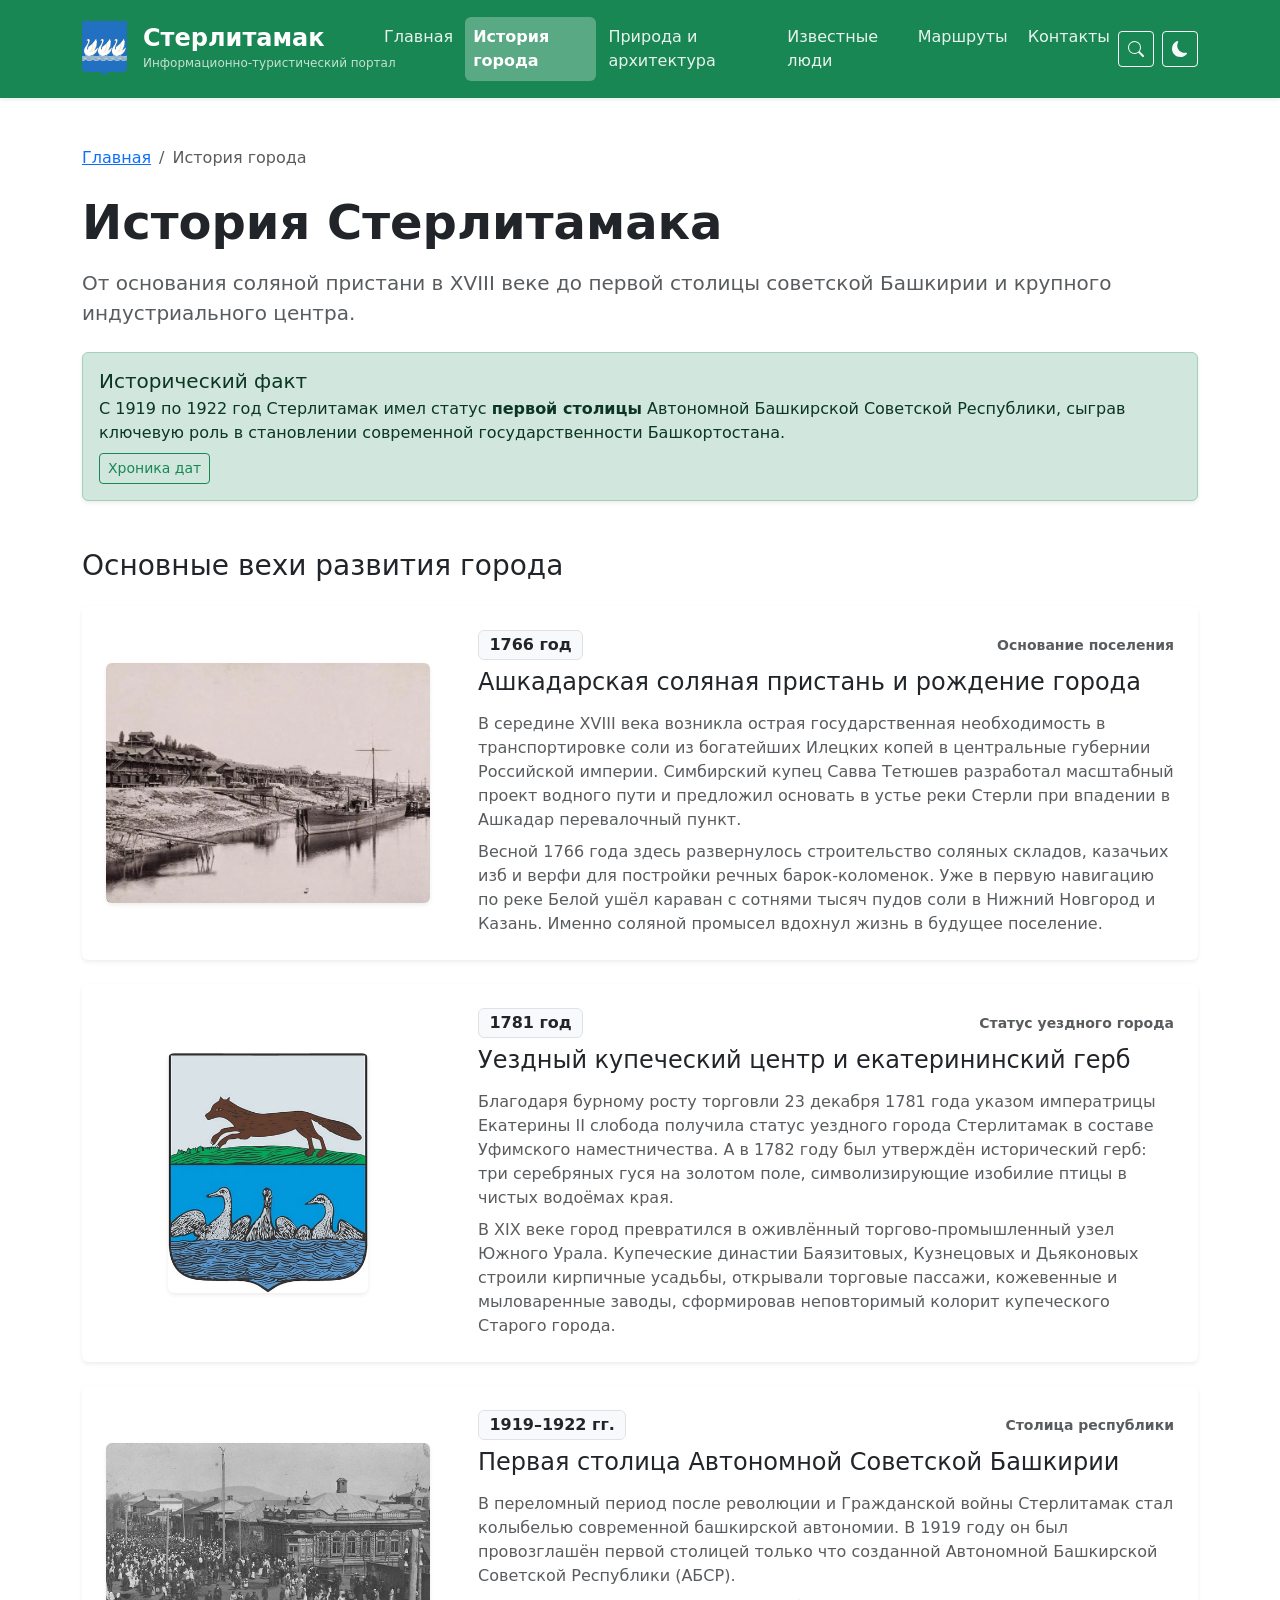
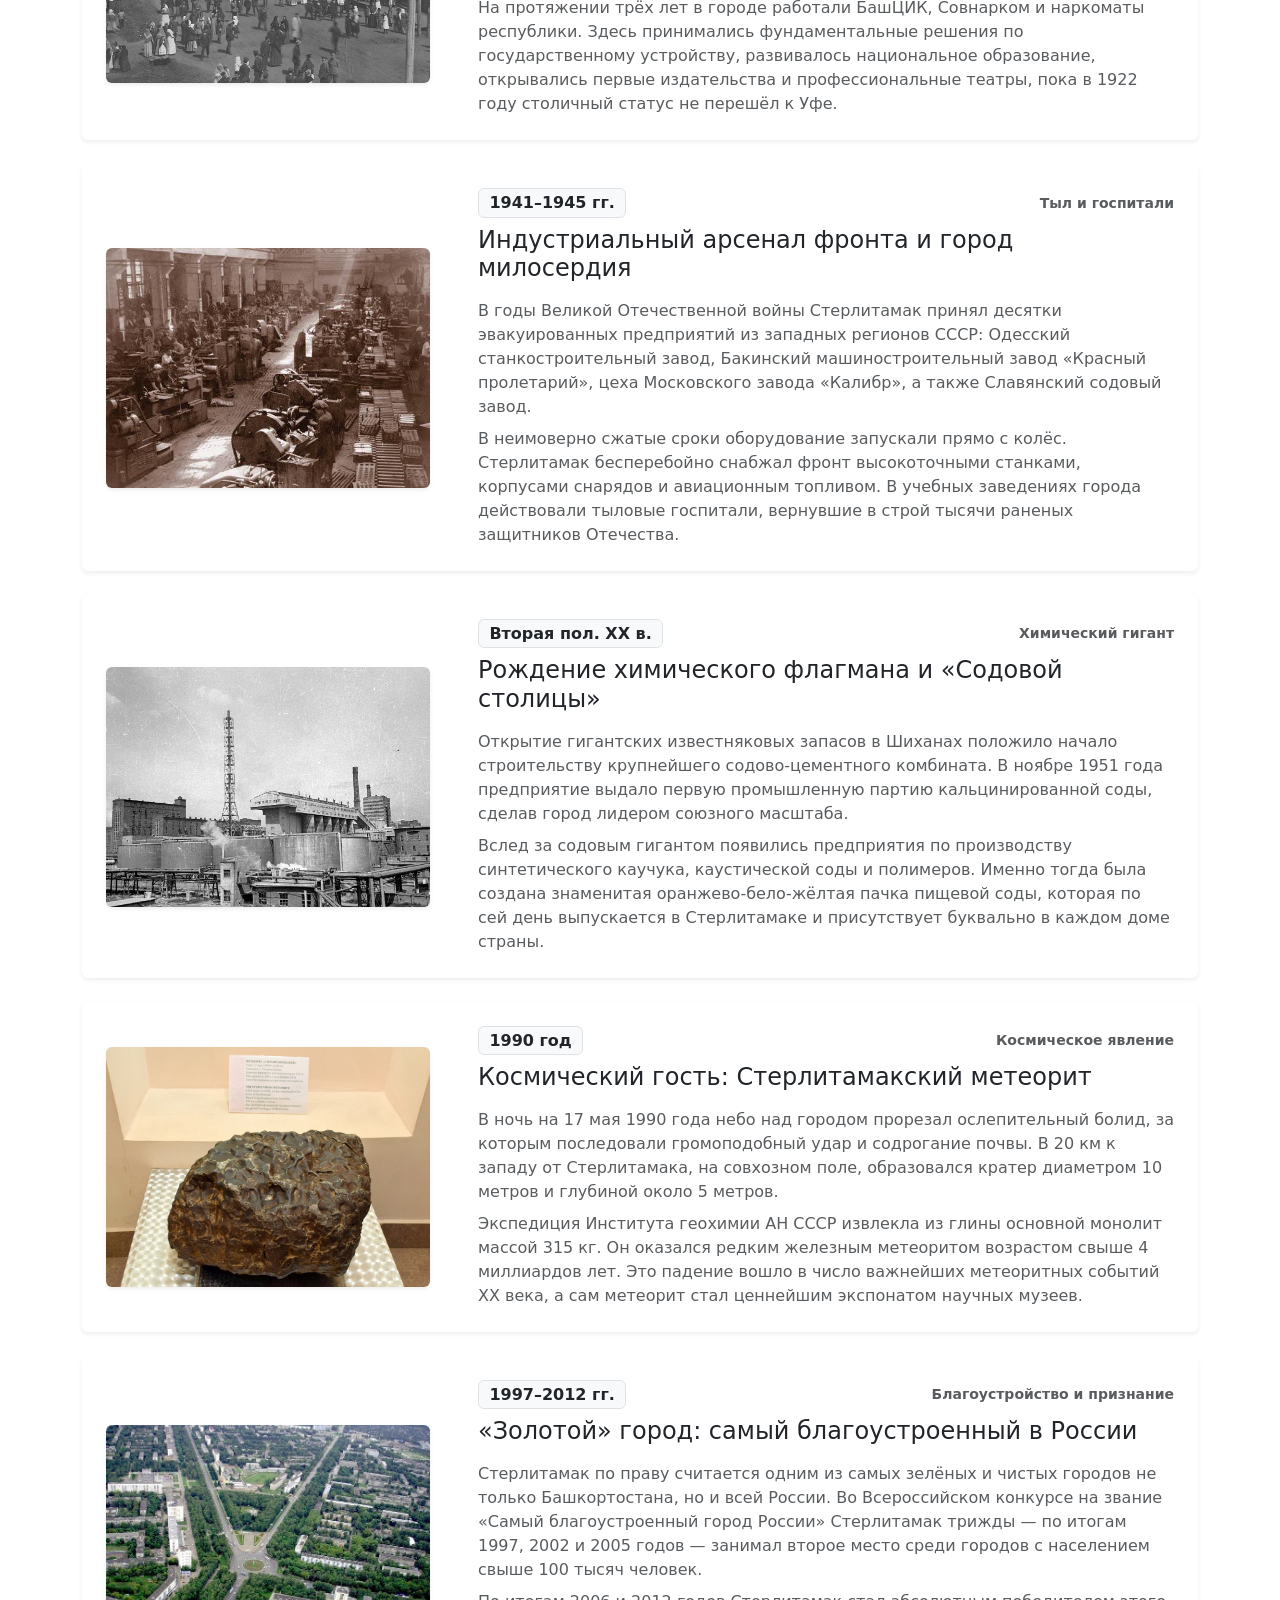
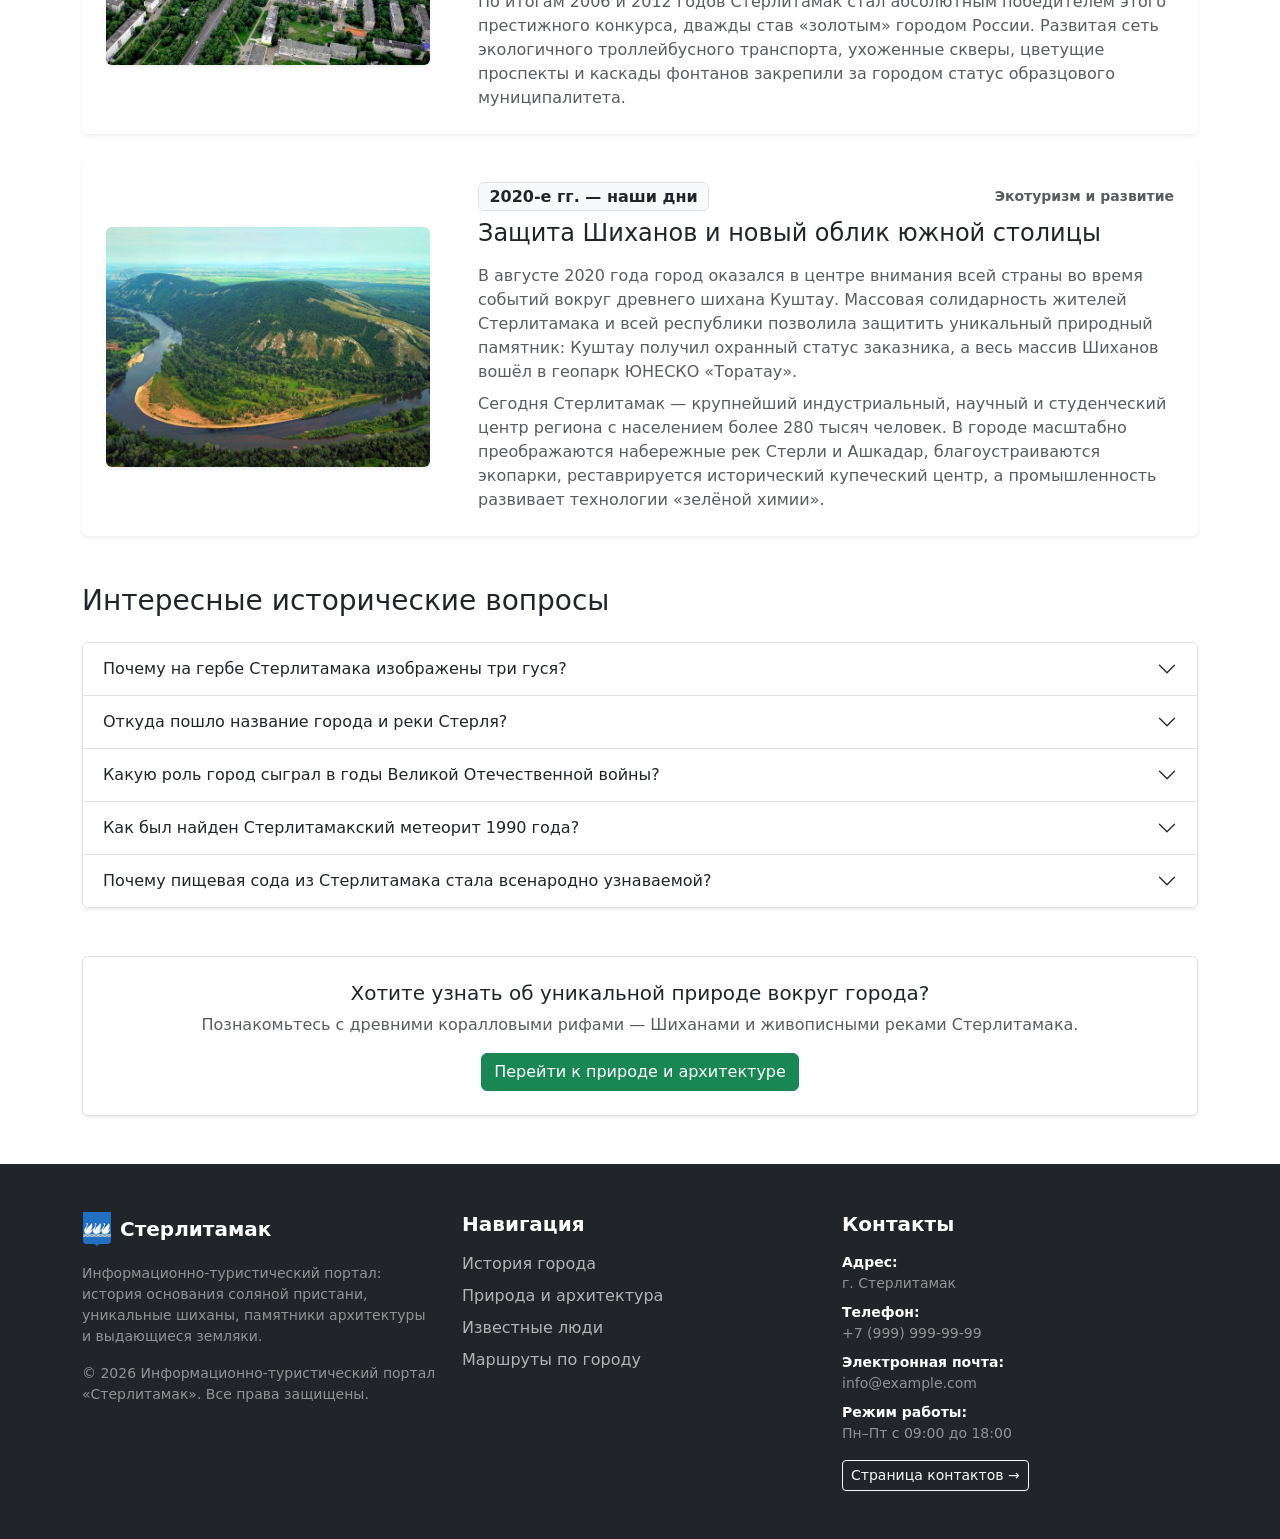
<file: history.html>
<!DOCTYPE html>
<html lang="ru">
<head>
    <meta charset="UTF-8">
    <meta name="viewport" content="width=device-width, initial-scale=1.0">
    <link rel="icon" type="image/svg+xml" href="images/Gerb-Sterlitamak-icon.svg">
    <title>История города — Информационно-туристический портал про Стерлитамак</title>
    <link rel="stylesheet" href="vendor/bootstrap/css/bootstrap.min.css">
    <link rel="stylesheet" href="css/custom.css">
    <script src="js/theme.js"></script>
</head>
<body class="d-flex flex-column min-vh-100">

    <header class="navbar navbar-expand-lg navbar-dark bg-success shadow-sm py-2 py-lg-3 sticky-top header-nav">
        <div class="container">
            <a class="navbar-brand d-flex align-items-center gap-3 me-3 text-white" href="index.html">
                <img src="images/Gerb-Sterlitamak-icon.svg" alt="Герб Стерлитамака" width="45" height="52" class="img-fluid flex-shrink-0">
                <div class="d-flex flex-column">
                    <span class="fs-4 fw-bold lh-1">Стерлитамак</span>
                    <span class="small opacity-75 d-none d-sm-block mt-1" style="font-size: 0.75rem;">
                        Информационно-туристический портал
                    </span>
                </div>
            </a>

            <button
                class="navbar-toggler border-white-50"
                type="button"
                data-bs-toggle="collapse"
                data-bs-target="#mainNavbar"
                aria-controls="mainNavbar"
                aria-expanded="false"
                aria-label="Переключить навигацию"
            >
                <span class="navbar-toggler-icon"></span>
            </button>

            <div class="collapse navbar-collapse" id="mainNavbar">
                <ul class="navbar-nav mx-auto mb-2 mb-lg-0 gap-lg-1">
                    <li class="nav-item">
                        <a class="nav-link" href="index.html">
                            Главная
                        </a>
                    </li>
                    <li class="nav-item">
                        <a class="nav-link active" aria-current="page" href="history.html">
                            История города
                        </a>
                    </li>
                    <li class="nav-item">
                        <a class="nav-link" href="nature.html">
                            Природа и архитектура
                        </a>
                    </li>
                    <li class="nav-item">
                        <a class="nav-link" href="people.html">
                            Известные люди
                        </a>
                    </li>
                    <li class="nav-item">
                        <a class="nav-link" href="routes.html">
                            Маршруты
                        </a>
                    </li>
                    <li class="nav-item">
                        <a class="nav-link" href="contacts.html">
                            Контакты
                        </a>
                    </li>
                </ul>

                <div class="d-flex align-items-center gap-2 pt-3 pt-lg-0 mt-3 mt-lg-0" id="headerActions">
                    <button type="button" class="btn btn-outline-light btn-sm btn-header-square" data-bs-toggle="modal" data-bs-target="#siteSearchModal" aria-label="Поиск по сайту" title="Поиск по сайту">
                        <svg xmlns="http://www.w3.org/2000/svg" width="16" height="16" fill="currentColor" viewBox="0 0 16 16" aria-hidden="true">
                            <path d="M11.742 10.344a6.5 6.5 0 1 0-1.397 1.398h-.001q.044.06.098.115l3.85 3.85a1 1 0 0 0 1.415-1.414l-3.85-3.85a1 1 0 0 0-.115-.1zM12 6.5a5.5 5.5 0 1 1-11 0 5.5 5.5 0 0 1 11 0"/>
                        </svg>
                    </button>
                    <button type="button" class="btn btn-outline-light btn-sm btn-header-square" id="themeToggleBtn" aria-label="Переключить тему" title="Тёмная тема">
                        <svg xmlns="http://www.w3.org/2000/svg" width="16" height="16" fill="currentColor" viewBox="0 0 16 16" aria-hidden="true">
                            <path d="M6 .278a.77.77 0 0 1 .08.858 7.2 7.2 0 0 0-.878 3.46c0 4.021 3.278 7.277 7.318 7.277q.792-.001 1.533-.16a.79.79 0 0 1 .81.316.73.73 0 0 1-.031.893A8.35 8.35 0 0 1 8.344 16C3.734 16 0 12.286 0 7.71 0 4.266 2.114 1.312 5.124.06A.75.75 0 0 1 6 .278"/>
                        </svg>
                    </button>
                </div>
            </div>
        </div>
    </header>

    <main class="container my-5 flex-grow-1">
        <nav aria-label="breadcrumb" class="mb-4">
            <ol class="breadcrumb">
                <li class="breadcrumb-item">
                    <a href="index.html">
                        Главная
                    </a>
                </li>
                <li class="breadcrumb-item active" aria-current="page">
                    История города
                </li>
            </ol>
        </nav>

        <h1 class="display-5 fw-bold mb-3">
            История Стерлитамака
        </h1>
        <p class="lead text-muted mb-4">
            От основания соляной пристани в XVIII веке до первой столицы советской Башкирии и крупного индустриального центра.
        </p>

        <div class="alert alert-success shadow-sm mb-5 d-flex justify-content-between align-items-center flex-wrap gap-2" role="alert">
            <div>
                <h4 class="alert-heading h5 mb-1">Исторический факт</h4>
                <p class="mb-0">С 1919 по 1922 год Стерлитамак имел статус <strong>первой столицы</strong> Автономной Башкирской Советской Республики, сыграв ключевую роль в становлении современной государственности Башкортостана.</p>
            </div>
            <button type="button" class="btn btn-outline-success btn-sm" data-bs-toggle="modal" data-bs-target="#historyTimelineModal">
                Хроника дат
            </button>
        </div>

        <h2 class="h3 mb-4" id="history-facts">Основные вехи развития города</h2>
        <div class="d-flex flex-column gap-4 mb-5">
            <div class="card shadow-sm border-0 overflow-hidden">
                <div class="row g-0 align-items-center">
                    <div class="col-12 col-md-5 col-lg-4 text-center p-3 p-lg-4">
                        <img src="images/history-pristan.jpg" class="img-fluid rounded shadow-sm w-100" alt="Ашкадарская соляная пристань" style="height: 240px; object-fit: cover;">
                    </div>
                    <div class="col-12 col-md-7 col-lg-8">
                        <div class="card-body p-3 p-lg-4">
                            <div class="d-flex flex-wrap justify-content-between align-items-center gap-2 mb-2">
                                <span class="badge bg-light text-dark border fs-6">1766 год</span>
                                <span class="text-muted small fw-semibold">Основание поселения</span>
                            </div>
                            <h3 class="card-title h4 mb-3">Ашкадарская соляная пристань и рождение города</h3>
                            <p class="card-text text-muted mb-2">
                                В середине XVIII века возникла острая государственная необходимость в транспортировке соли из богатейших Илецких копей в центральные губернии Российской империи. Симбирский купец Савва Тетюшев разработал масштабный проект водного пути и предложил основать в устье реки Стерли при впадении в Ашкадар перевалочный пункт.
                            </p>
                            <p class="card-text text-muted mb-0">
                                Весной 1766 года здесь развернулось строительство соляных складов, казачьих изб и верфи для постройки речных барок-коломенок. Уже в первую навигацию по реке Белой ушёл караван с сотнями тысяч пудов соли в Нижний Новгород и Казань. Именно соляной промысел вдохнул жизнь в будущее поселение.
                            </p>
                        </div>
                    </div>
                </div>
            </div>

            <div class="card shadow-sm border-0 overflow-hidden">
                <div class="row g-0 align-items-center">
                    <div class="col-12 col-md-5 col-lg-4 text-center p-3 p-lg-4 d-flex align-items-center justify-content-center">
                        <img src="images/history-gerb.jpg" class="img-fluid rounded shadow-sm" alt="Герб и купеческий город Стерлитамак" style="max-height: 240px; width: auto; object-fit: contain;">
                    </div>
                    <div class="col-12 col-md-7 col-lg-8">
                        <div class="card-body p-3 p-lg-4">
                            <div class="d-flex flex-wrap justify-content-between align-items-center gap-2 mb-2">
                                <span class="badge bg-light text-dark border fs-6">1781 год</span>
                                <span class="text-muted small fw-semibold">Статус уездного города</span>
                            </div>
                            <h3 class="card-title h4 mb-3">Уездный купеческий центр и екатерининский герб</h3>
                            <p class="card-text text-muted mb-2">
                                Благодаря бурному росту торговли 23 декабря 1781 года указом императрицы Екатерины II слобода получила статус уездного города Стерлитамак в составе Уфимского наместничества. А в 1782 году был утверждён исторический герб: три серебряных гуся на золотом поле, символизирующие изобилие птицы в чистых водоёмах края.
                            </p>
                            <p class="card-text text-muted mb-0">
                                В XIX веке город превратился в оживлённый торгово-промышленный узел Южного Урала. Купеческие династии Баязитовых, Кузнецовых и Дьяконовых строили кирпичные усадьбы, открывали торговые пассажи, кожевенные и мыловаренные заводы, сформировав неповторимый колорит купеческого Старого города.
                            </p>
                        </div>
                    </div>
                </div>
            </div>

            <div class="card shadow-sm border-0 overflow-hidden">
                <div class="row g-0 align-items-center">
                    <div class="col-12 col-md-5 col-lg-4 text-center p-3 p-lg-4">
                        <img src="images/history-capital.jpg" class="img-fluid rounded shadow-sm w-100" alt="Первая столица советской Башкирии" style="height: 240px; object-fit: cover;">
                    </div>
                    <div class="col-12 col-md-7 col-lg-8">
                        <div class="card-body p-3 p-lg-4">
                            <div class="d-flex flex-wrap justify-content-between align-items-center gap-2 mb-2">
                                <span class="badge bg-light text-dark border fs-6">1919–1922 гг.</span>
                                <span class="text-muted small fw-semibold">Столица республики</span>
                            </div>
                            <h3 class="card-title h4 mb-3">Первая столица Автономной Советской Башкирии</h3>
                            <p class="card-text text-muted mb-2">
                                В переломный период после революции и Гражданской войны Стерлитамак стал колыбелью современной башкирской автономии. В 1919 году он был провозглашён первой столицей только что созданной Автономной Башкирской Советской Республики (АБСР).
                            </p>
                            <p class="card-text text-muted mb-0">
                                На протяжении трёх лет в городе работали БашЦИК, Совнарком и наркоматы республики. Здесь принимались фундаментальные решения по государственному устройству, развивалось национальное образование, открывались первые издательства и профессиональные театры, пока в 1922 году столичный статус не перешёл к Уфе.
                            </p>
                        </div>
                    </div>
                </div>
            </div>

            <div class="card shadow-sm border-0 overflow-hidden">
                <div class="row g-0 align-items-center">
                    <div class="col-12 col-md-5 col-lg-4 text-center p-3 p-lg-4">
                        <img src="images/history-war.jpg" class="img-fluid rounded shadow-sm w-100" alt="Стерлитамак в годы Великой Отечественной войны" style="height: 240px; object-fit: cover;">
                    </div>
                    <div class="col-12 col-md-7 col-lg-8">
                        <div class="card-body p-3 p-lg-4">
                            <div class="d-flex flex-wrap justify-content-between align-items-center gap-2 mb-2">
                                <span class="badge bg-light text-dark border fs-6">1941–1945 гг.</span>
                                <span class="text-muted small fw-semibold">Тыл и госпитали</span>
                            </div>
                            <h3 class="card-title h4 mb-3">Индустриальный арсенал фронта и город милосердия</h3>
                            <p class="card-text text-muted mb-2">
                                В годы Великой Отечественной войны Стерлитамак принял десятки эвакуированных предприятий из западных регионов СССР: Одесский станкостроительный завод, Бакинский машиностроительный завод «Красный пролетарий», цеха Московского завода «Калибр», а также Славянский содовый завод.
                            </p>
                            <p class="card-text text-muted mb-0">
                                В неимоверно сжатые сроки оборудование запускали прямо с колёс. Стерлитамак бесперебойно снабжал фронт высокоточными станками, корпусами снарядов и авиационным топливом. В учебных заведениях города действовали тыловые госпитали, вернувшие в строй тысячи раненых защитников Отечества.
                            </p>
                        </div>
                    </div>
                </div>
            </div>

            <div class="card shadow-sm border-0 overflow-hidden">
                <div class="row g-0 align-items-center">
                    <div class="col-12 col-md-5 col-lg-4 text-center p-3 p-lg-4">
                        <img src="images/history-soda.jpg" class="img-fluid rounded shadow-sm w-100" alt="Рождение содовой промышленности" style="height: 240px; object-fit: cover;">
                    </div>
                    <div class="col-12 col-md-7 col-lg-8">
                        <div class="card-body p-3 p-lg-4">
                            <div class="d-flex flex-wrap justify-content-between align-items-center gap-2 mb-2">
                                <span class="badge bg-light text-dark border fs-6">Вторая пол. XX в.</span>
                                <span class="text-muted small fw-semibold">Химический гигант</span>
                            </div>
                            <h3 class="card-title h4 mb-3">Рождение химического флагмана и «Содовой столицы»</h3>
                            <p class="card-text text-muted mb-2">
                                Открытие гигантских известняковых запасов в Шиханах положило начало строительству крупнейшего содово-цементного комбината. В ноябре 1951 года предприятие выдало первую промышленную партию кальцинированной соды, сделав город лидером союзного масштаба.
                            </p>
                            <p class="card-text text-muted mb-0">
                                Вслед за содовым гигантом появились предприятия по производству синтетического каучука, каустической соды и полимеров. Именно тогда была создана знаменитая оранжево-бело-жёлтая пачка пищевой соды, которая по сей день выпускается в Стерлитамаке и присутствует буквально в каждом доме страны.
                            </p>
                        </div>
                    </div>
                </div>
            </div>

            <div class="card shadow-sm border-0 overflow-hidden" id="history-meteorite">
                <div class="row g-0 align-items-center">
                    <div class="col-12 col-md-5 col-lg-4 text-center p-3 p-lg-4">
                        <img src="images/history-meteorite.jpg" class="img-fluid rounded shadow-sm w-100" alt="Стерлитамакский метеорит 1990 года" style="height: 240px; object-fit: cover;">
                    </div>
                    <div class="col-12 col-md-7 col-lg-8">
                        <div class="card-body p-3 p-lg-4">
                            <div class="d-flex flex-wrap justify-content-between align-items-center gap-2 mb-2">
                                <span class="badge bg-light text-dark border fs-6">1990 год</span>
                                <span class="text-muted small fw-semibold">Космическое явление</span>
                            </div>
                            <h3 class="card-title h4 mb-3">Космический гость: Стерлитамакский метеорит</h3>
                            <p class="card-text text-muted mb-2">
                                В ночь на 17 мая 1990 года небо над городом прорезал ослепительный болид, за которым последовали громоподобный удар и содрогание почвы. В 20 км к западу от Стерлитамака, на совхозном поле, образовался кратер диаметром 10 метров и глубиной около 5 метров.
                            </p>
                            <p class="card-text text-muted mb-0">
                                Экспедиция Института геохимии АН СССР извлекла из глины основной монолит массой 315 кг. Он оказался редким железным метеоритом возрастом свыше 4 миллиардов лет. Это падение вошло в число важнейших метеоритных событий XX века, а сам метеорит стал ценнейшим экспонатом научных музеев.
                            </p>
                        </div>
                    </div>
                </div>
            </div>

            <div class="card shadow-sm border-0 overflow-hidden">
                <div class="row g-0 align-items-center">
                    <div class="col-12 col-md-5 col-lg-4 text-center p-3 p-lg-4">
                        <img src="images/history-comfort.jpg" class="img-fluid rounded shadow-sm w-100" alt="Благоустроенный Стерлитамак" style="height: 240px; object-fit: cover;">
                    </div>
                    <div class="col-12 col-md-7 col-lg-8">
                        <div class="card-body p-3 p-lg-4">
                            <div class="d-flex flex-wrap justify-content-between align-items-center gap-2 mb-2">
                                <span class="badge bg-light text-dark border fs-6">1997–2012 гг.</span>
                                <span class="text-muted small fw-semibold">Благоустройство и признание</span>
                            </div>
                            <h3 class="card-title h4 mb-3">«Золотой» город: самый благоустроенный в России</h3>
                            <p class="card-text text-muted mb-2">
                                Стерлитамак по праву считается одним из самых зелёных и чистых городов не только Башкортостана, но и всей России. Во Всероссийском конкурсе на звание «Самый благоустроенный город России» Стерлитамак трижды — по итогам 1997, 2002 и 2005 годов — занимал второе место среди городов с населением свыше 100 тысяч человек.
                            </p>
                            <p class="card-text text-muted mb-0">
                                По итогам 2006 и 2012 годов Стерлитамак стал абсолютным победителем этого престижного конкурса, дважды став «золотым» городом России. Развитая сеть экологичного троллейбусного транспорта, ухоженные скверы, цветущие проспекты и каскады фонтанов закрепили за городом статус образцового муниципалитета.
                            </p>
                        </div>
                    </div>
                </div>
            </div>

            <div class="card shadow-sm border-0 overflow-hidden">
                <div class="row g-0 align-items-center">
                    <div class="col-12 col-md-5 col-lg-4 text-center p-3 p-lg-4">
                        <img src="images/kushtau.jpg" class="img-fluid rounded shadow-sm w-100" alt="Шихан Куштау — памятник природы" style="height: 240px; object-fit: cover;">
                    </div>
                    <div class="col-12 col-md-7 col-lg-8">
                        <div class="card-body p-3 p-lg-4">
                            <div class="d-flex flex-wrap justify-content-between align-items-center gap-2 mb-2">
                                <span class="badge bg-light text-dark border fs-6">2020-е гг. — наши дни</span>
                                <span class="text-muted small fw-semibold">Экотуризм и развитие</span>
                            </div>
                            <h3 class="card-title h4 mb-3">Защита Шиханов и новый облик южной столицы</h3>
                            <p class="card-text text-muted mb-2">
                                В августе 2020 года город оказался в центре внимания всей страны во время событий вокруг древнего шихана Куштау. Массовая солидарность жителей Стерлитамака и всей республики позволила защитить уникальный природный памятник: Куштау получил охранный статус заказника, а весь массив Шиханов вошёл в геопарк ЮНЕСКО «Торатау».
                            </p>
                            <p class="card-text text-muted mb-0">
                                Сегодня Стерлитамак — крупнейший индустриальный, научный и студенческий центр региона с населением более 280 тысяч человек. В городе масштабно преображаются набережные рек Стерли и Ашкадар, благоустраиваются экопарки, реставрируется исторический купеческий центр, а промышленность развивает технологии «зелёной химии».
                            </p>
                        </div>
                    </div>
                </div>
            </div>
        </div>

        <h2 class="h3 mb-4" id="history-faq">Интересные исторические вопросы</h2>
        <div class="accordion shadow-sm mb-5" id="historyAccordion">
            <div class="accordion-item">
                <h3 class="accordion-header" id="headingOne">
                    <button class="accordion-button collapsed" type="button" data-bs-toggle="collapse" data-bs-target="#collapseOne" aria-expanded="false" aria-controls="collapseOne">
                        Почему на гербе Стерлитамака изображены три гуся?
                    </button>
                </h3>
                <div id="collapseOne" class="accordion-collapse collapse" aria-labelledby="headingOne" data-bs-parent="#historyAccordion">
                    <div class="accordion-body">
                        Герб был пожалован городу императрицей Екатериной II в 1782 году. В официальном описании указано: <em>«В верхней части щита герб Уфимский... в нижней — три плавающих серебряных диких гуся в золотом поле, в знак великого изобилия оных птиц»</em> в местных озёрах и реках.
                    </div>
                </div>
            </div>
            <div class="accordion-item">
                <h3 class="accordion-header" id="headingTwo">
                    <button class="accordion-button collapsed" type="button" data-bs-toggle="collapse" data-bs-target="#collapseTwo" aria-expanded="false" aria-controls="collapseTwo">
                        Откуда пошло название города и реки Стерля?
                    </button>
                </h3>
                <div id="collapseTwo" class="accordion-collapse collapse" aria-labelledby="headingTwo" data-bs-parent="#historyAccordion">
                    <div class="accordion-body">
                        Название города складывается из гидронима реки <strong>Стерля</strong> и тюркского слова <strong>«тамак»</strong>, что переводится как «горло» или «устье». То есть Стерлитамак дословно означает <em>«город в устье реки Стерля»</em>.
                    </div>
                </div>
            </div>
            <div class="accordion-item">
                <h3 class="accordion-header" id="headingThree">
                    <button class="accordion-button collapsed" type="button" data-bs-toggle="collapse" data-bs-target="#collapseThree" aria-expanded="false" aria-controls="collapseThree">
                        Какую роль город сыграл в годы Великой Отечественной войны?
                    </button>
                </h3>
                <div id="collapseThree" class="accordion-collapse collapse" aria-labelledby="headingThree" data-bs-parent="#historyAccordion">
                    <div class="accordion-body">
                        В Стерлитамак были эвакуированы ключевые оборонные заводы: Одесский станкостроительный, Бакинский машиностроительный «Красный пролетарий», цеха Московского завода «Калибр». Город выпускал высокоточные станки, снаряды для фронта, авиационное топливо и синтетический каучук.
                    </div>
                </div>
            </div>
            <div class="accordion-item">
                <h3 class="accordion-header" id="headingFour">
                    <button class="accordion-button collapsed" type="button" data-bs-toggle="collapse" data-bs-target="#collapseFour" aria-expanded="false" aria-controls="collapseFour">
                        Как был найден Стерлитамакский метеорит 1990 года?
                    </button>
                </h3>
                <div id="collapseFour" class="accordion-collapse collapse" aria-labelledby="headingFour" data-bs-parent="#historyAccordion">
                    <div class="accordion-body">
                        Ночью 17 мая 1990 года жители города наблюдали яркий огненный шар-болид и услышали сильнейший грохот. На совхозном поле в 20 км к западу от города образовался кратер глубиной около 5 метров. Позже экспедиция Академии наук СССР извлекла основной фрагмент весом 315 кг, который стал вторым по величине железным метеоритом, найденным в России.
                    </div>
                </div>
            </div>
            <div class="accordion-item">
                <h3 class="accordion-header" id="headingFive">
                    <button class="accordion-button collapsed" type="button" data-bs-toggle="collapse" data-bs-target="#collapseFive" aria-expanded="false" aria-controls="collapseFive">
                        Почему пищевая сода из Стерлитамака стала всенародно узнаваемой?
                    </button>
                </h3>
                <div id="collapseFive" class="accordion-collapse collapse" aria-labelledby="headingFive" data-bs-parent="#historyAccordion">
                    <div class="accordion-body">
                        Стерлитамакская содовая компания производит более 85% всей пищевой соды в России. Знаменитый узнаваемый красно-жёлто-белый дизайн пачки не менялся десятилетиями и превратился в настоящий культовый символ стабильности и уюта на кухнях миллионов семей.
                    </div>
                </div>
            </div>
        </div>

        <div class="text-center p-4 bg-white border rounded shadow-sm">
            <h3 class="h5 mb-2">Хотите узнать об уникальной природе вокруг города?</h3>
            <p class="text-muted mb-3">
                Познакомьтесь с древними коралловыми рифами — Шиханами и живописными реками Стерлитамака.
            </p>
            <a href="nature.html" class="btn btn-success">
                Перейти к природе и архитектуре
            </a>
        </div> 
    </main>

    <footer class="bg-dark text-white py-5 mt-auto">
        <div class="container">
            <div class="row g-4">
                <div class="col-12 col-md-4">
                    <div class="d-flex align-items-center gap-2 mb-3">
                        <img src="images/Gerb-Sterlitamak-icon.svg" alt="Герб Стерлитамака" width="30" height="35">
                        <h5 class="mb-0 fw-bold">Стерлитамак</h5>
                    </div>
                    <p class="text-white-50 small mb-3">
                        Информационно-туристический портал: история основания соляной пристани, уникальные шиханы, памятники архитектуры и выдающиеся земляки.
                    </p>
                    <p class="text-white-50 small mb-0">
                        &copy; 2026 Информационно-туристический портал «Стерлитамак». Все права защищены.
                    </p>
                </div>

                <div class="col-12 col-sm-6 col-md-4">
                    <h5 class="fw-bold mb-3">Навигация</h5>
                    <ul class="list-unstyled mb-0">
                        <li class="mb-2">
                            <a class="footer-link text-decoration-none" href="history.html">История города</a>
                        </li>
                        <li class="mb-2">
                            <a class="footer-link text-decoration-none" href="nature.html">Природа и архитектура</a>
                        </li>
                        <li class="mb-2">
                            <a class="footer-link text-decoration-none" href="people.html">Известные люди</a>
                        </li>
                        <li class="mb-2">
                            <a class="footer-link text-decoration-none" href="routes.html">Маршруты по городу</a>
                        </li>
                    </ul>
                </div>

                <div class="col-12 col-sm-6 col-md-4">
                    <h5 class="fw-bold mb-3">Контакты</h5>
                    <ul class="list-unstyled text-white-50 small mb-0">
                        <li class="mb-2">
                            <strong class="text-white">Адрес:</strong><br>
                            г. Стерлитамак
                        </li>
                        <li class="mb-2">
                            <strong class="text-white">Телефон:</strong><br>
                            <a href="tel:+79999999999" class="text-white-50 text-decoration-none">+7 (999) 999-99-99</a>
                        </li>
                        <li class="mb-2">
                            <strong class="text-white">Электронная почта:</strong><br>
                            <a href="mailto:info@example.com" class="text-white-50 text-decoration-none">info@example.com</a>
                        </li>
                        <li class="mb-3">
                            <strong class="text-white">Режим работы:</strong><br>
                            Пн–Пт с 09:00 до 18:00
                        </li>
                        <li>
                            <a href="contacts.html" class="btn btn-outline-light btn-sm">
                                Страница контактов &rarr;
                            </a>
                        </li>
                    </ul>
                </div>
            </div>
        </div>
    </footer>

    <div class="modal fade" id="historyTimelineModal" tabindex="-1" aria-labelledby="historyTimelineLabel" aria-hidden="true">
        <div class="modal-dialog modal-dialog-centered">
            <div class="modal-content">
                <div class="modal-header">
                    <h5 class="modal-title" id="historyTimelineLabel">Хроника важнейших дат города</h5>
                    <button type="button" class="btn-close" data-bs-dismiss="modal" aria-label="Закрыть"></button>
                </div>
                <div class="modal-body">
                    <ul class="list-group list-group-flush small">
                        <li class="list-group-item"><strong>1766 г.</strong> — Основание Ашкадарской соляной пристани купцом Саввой Тетюшевым.</li>
                        <li class="list-group-item"><strong>1781 г.</strong> — Указ Екатерины II о присвоении статуса уездного города.</li>
                        <li class="list-group-item"><strong>1782 г.</strong> — Утверждение исторического герба с тремя серебряными гусями.</li>
                        <li class="list-group-item"><strong>1919–1922 гг.</strong> — Первая столица Автономной Советской Башкирии.</li>
                        <li class="list-group-item"><strong>1941–1945 гг.</strong> — Эвакуация промышленных предприятий, создание мощного химического и машиностроительного кластера.</li>
                        <li class="list-group-item"><strong>1990 г.</strong> — Падение знаменитого Стерлитамакского метеорита (315 кг).</li>
                    </ul>
                </div>
                <div class="modal-footer">
                    <button type="button" class="btn btn-secondary" data-bs-dismiss="modal">Закрыть</button>
                </div>
            </div>
        </div>
    </div>

    <script src="vendor/bootstrap/js/bootstrap.bundle.min.js"></script>
    <script src="js/scroll-top.js"></script>
    <script src="js/search.js"></script>
</body>
</html>
</file>
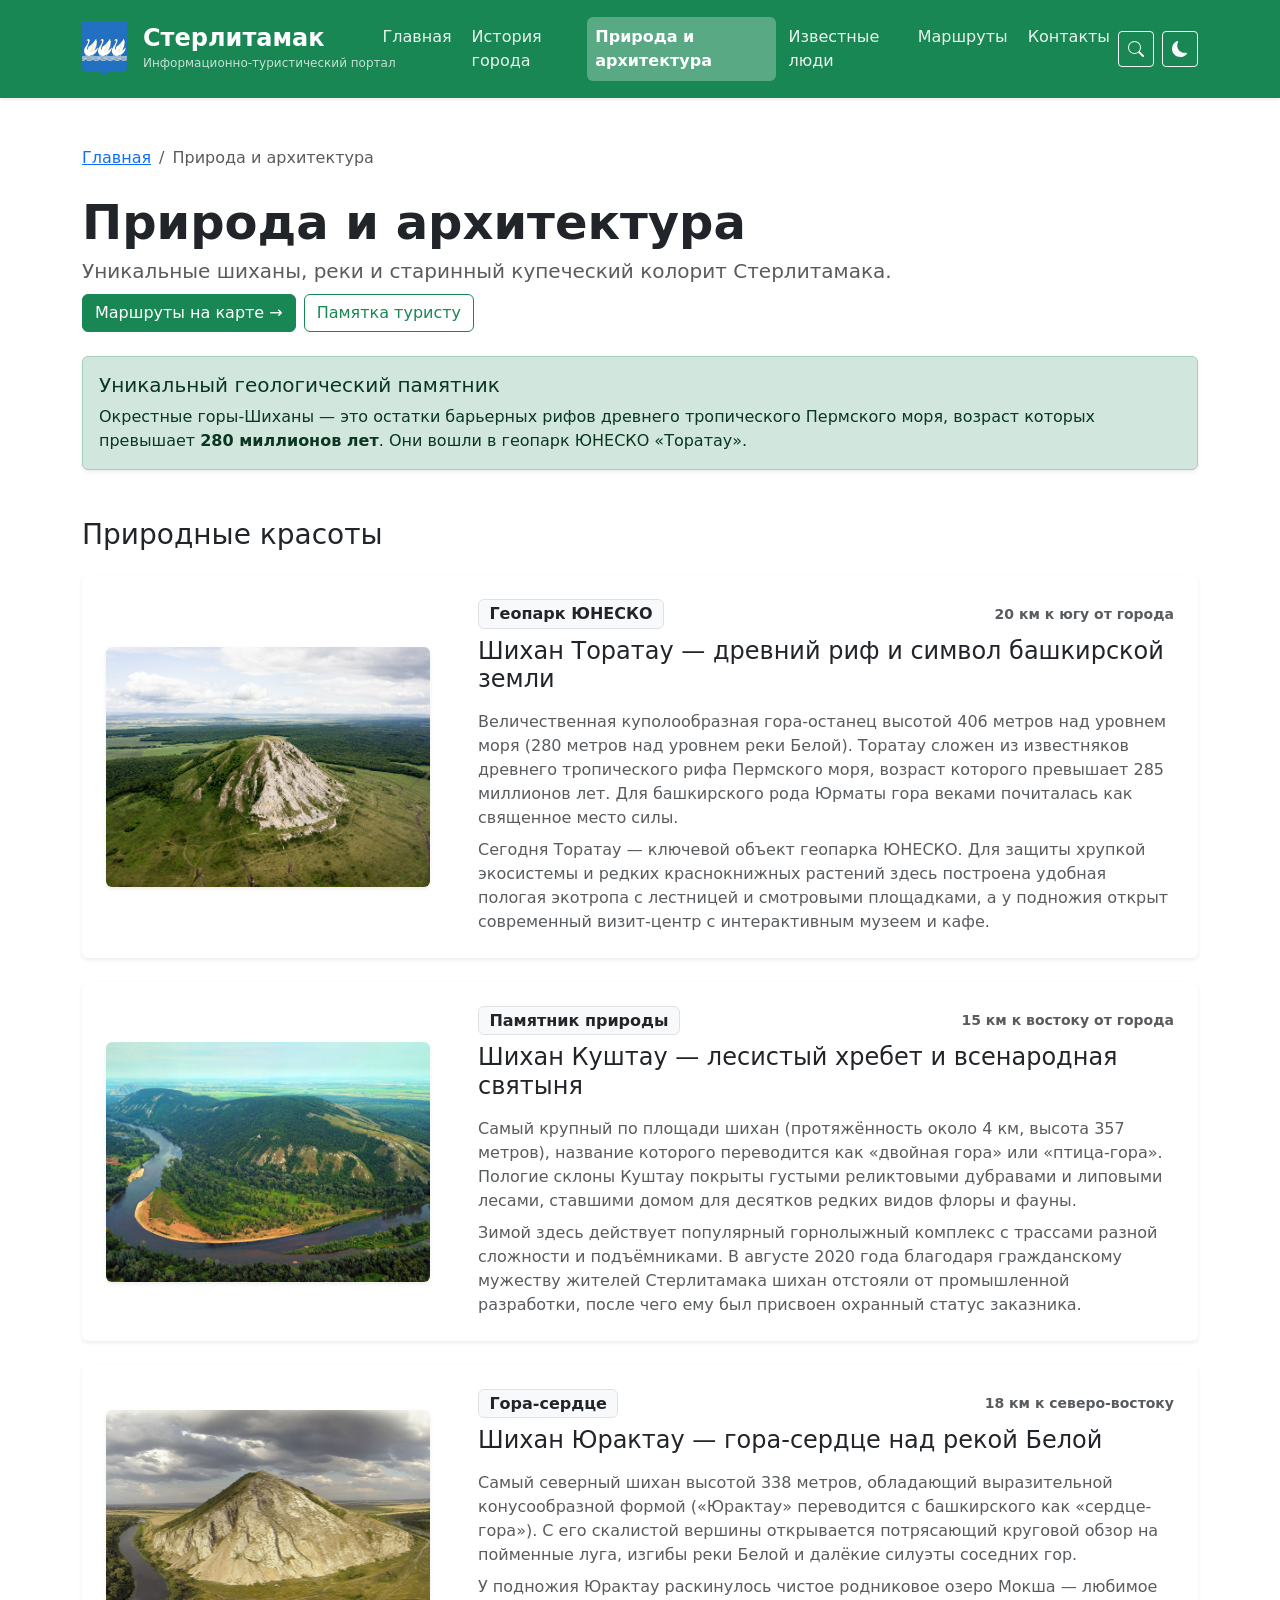
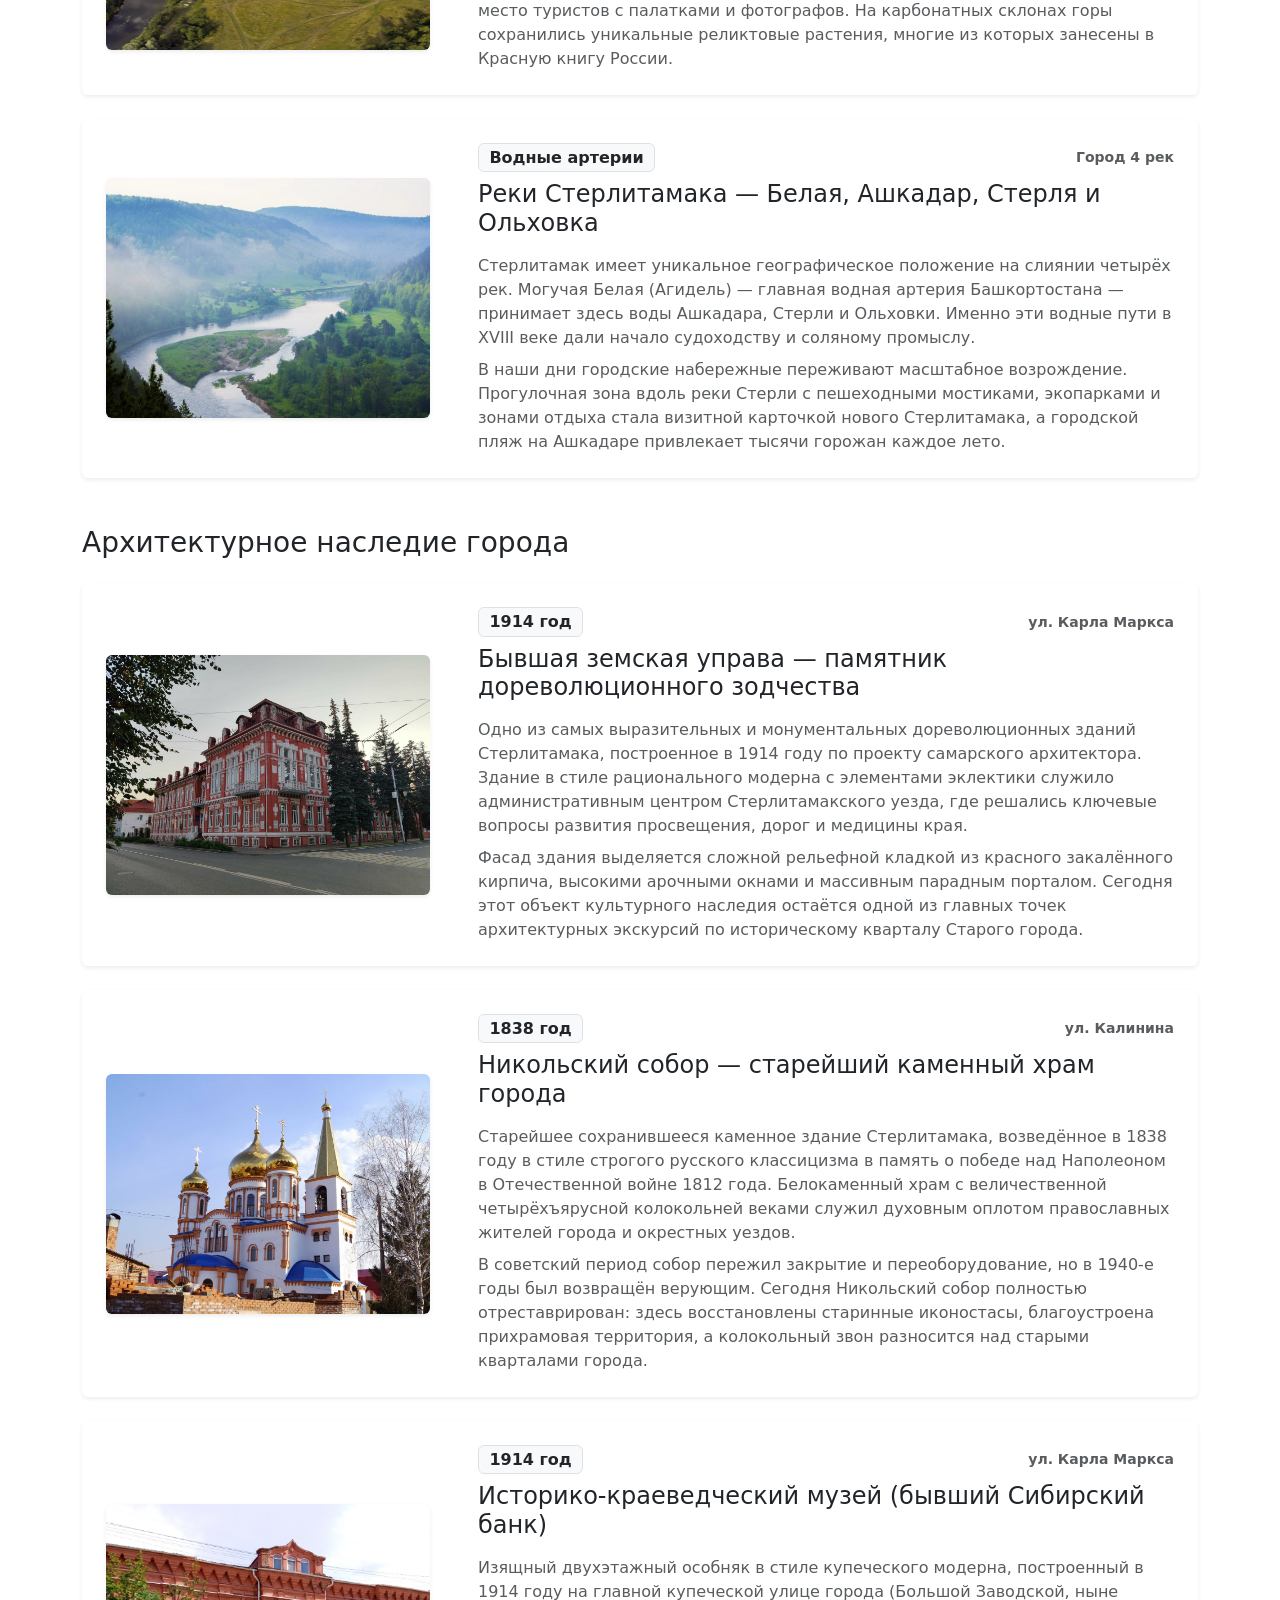
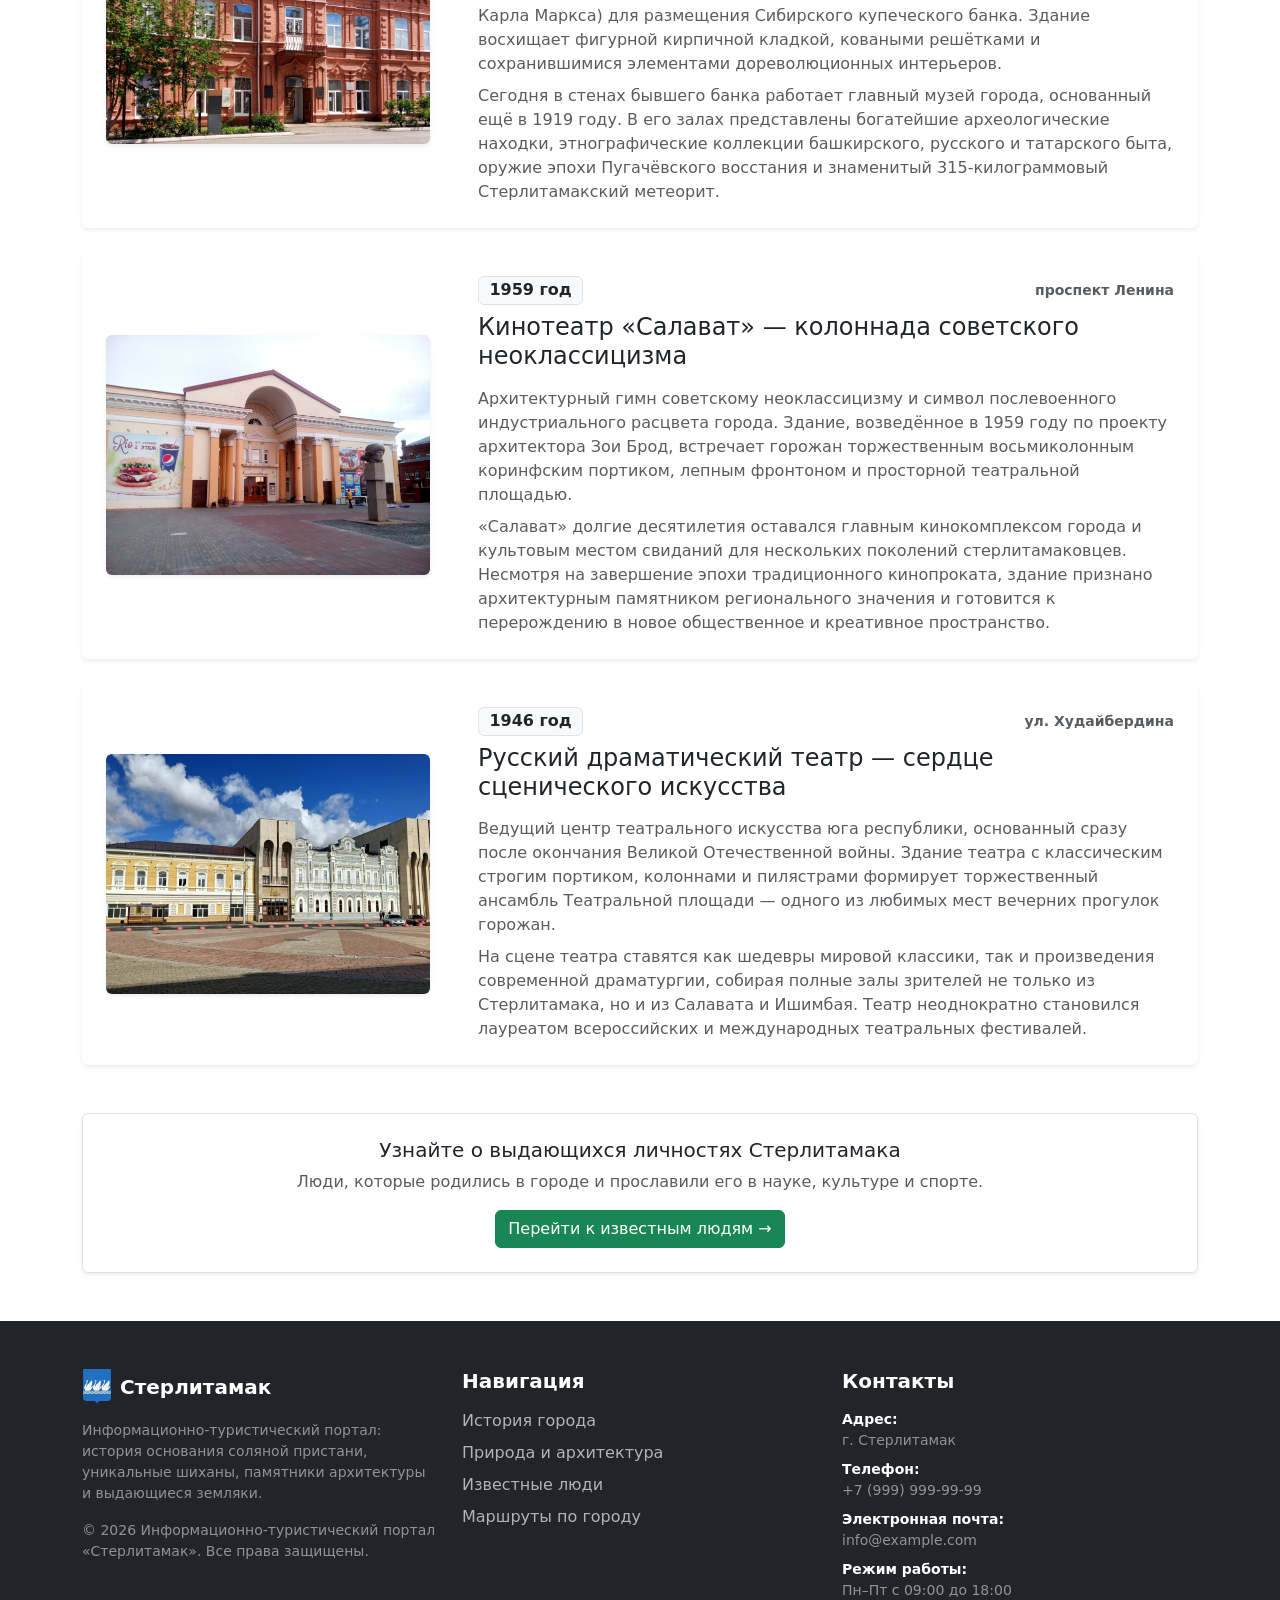
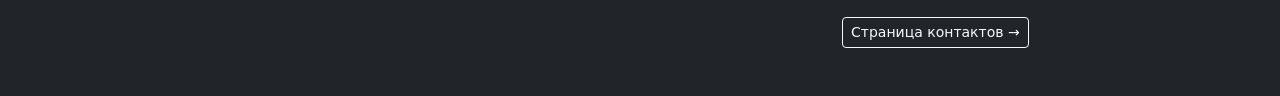
<file: nature.html>
<!DOCTYPE html>
<html lang="ru">
<head>
    <meta charset="UTF-8">
    <meta name="viewport" content="width=device-width, initial-scale=1.0">
    <link rel="icon" type="image/svg+xml" href="images/Gerb-Sterlitamak-icon.svg">
    <title>Природа и архитектура — Информационно-туристический портал про Стерлитамак</title>
    <link rel="stylesheet" href="vendor/bootstrap/css/bootstrap.min.css">
    <link rel="stylesheet" href="css/custom.css">
    <script src="js/theme.js"></script>
</head>
<body class="d-flex flex-column min-vh-100">

    <header class="navbar navbar-expand-lg navbar-dark bg-success shadow-sm py-2 py-lg-3 sticky-top header-nav">
        <div class="container">
            <a class="navbar-brand d-flex align-items-center gap-3 me-3 text-white" href="index.html">
                <img src="images/Gerb-Sterlitamak-icon.svg" alt="Герб Стерлитамака" width="45" height="52" class="img-fluid flex-shrink-0">
                <div class="d-flex flex-column">
                    <span class="fs-4 fw-bold lh-1">Стерлитамак</span>
                    <span class="small opacity-75 d-none d-sm-block mt-1" style="font-size: 0.75rem;">
                        Информационно-туристический портал
                    </span>
                </div>
            </a>

            <button
                class="navbar-toggler border-white-50"
                type="button"
                data-bs-toggle="collapse"
                data-bs-target="#mainNavbar"
                aria-controls="mainNavbar"
                aria-expanded="false"
                aria-label="Переключить навигацию"
            >
                <span class="navbar-toggler-icon"></span>
            </button>

            <div class="collapse navbar-collapse" id="mainNavbar">
                <ul class="navbar-nav mx-auto mb-2 mb-lg-0 gap-lg-1">
                    <li class="nav-item">
                        <a class="nav-link" href="index.html">
                            Главная
                        </a>
                    </li>
                    <li class="nav-item">
                        <a class="nav-link" href="history.html">
                            История города
                        </a>
                    </li>
                    <li class="nav-item">
                        <a class="nav-link active" aria-current="page" href="nature.html">
                            Природа и архитектура
                        </a>
                    </li>
                    <li class="nav-item">
                        <a class="nav-link" href="people.html">
                            Известные люди
                        </a>
                    </li>
                    <li class="nav-item">
                        <a class="nav-link" href="routes.html">
                            Маршруты
                        </a>
                    </li>
                    <li class="nav-item">
                        <a class="nav-link" href="contacts.html">
                            Контакты
                        </a>
                    </li>
                </ul>

                <div class="d-flex align-items-center gap-2 pt-3 pt-lg-0 mt-3 mt-lg-0" id="headerActions">
                    <button type="button" class="btn btn-outline-light btn-sm btn-header-square" data-bs-toggle="modal" data-bs-target="#siteSearchModal" aria-label="Поиск по сайту" title="Поиск по сайту">
                        <svg xmlns="http://www.w3.org/2000/svg" width="16" height="16" fill="currentColor" viewBox="0 0 16 16" aria-hidden="true">
                            <path d="M11.742 10.344a6.5 6.5 0 1 0-1.397 1.398h-.001q.044.06.098.115l3.85 3.85a1 1 0 0 0 1.415-1.414l-3.85-3.85a1 1 0 0 0-.115-.1zM12 6.5a5.5 5.5 0 1 1-11 0 5.5 5.5 0 0 1 11 0"/>
                        </svg>
                    </button>
                    <button type="button" class="btn btn-outline-light btn-sm btn-header-square" id="themeToggleBtn" aria-label="Переключить тему" title="Тёмная тема">
                        <svg xmlns="http://www.w3.org/2000/svg" width="16" height="16" fill="currentColor" viewBox="0 0 16 16" aria-hidden="true">
                            <path d="M6 .278a.77.77 0 0 1 .08.858 7.2 7.2 0 0 0-.878 3.46c0 4.021 3.278 7.277 7.318 7.277q.792-.001 1.533-.16a.79.79 0 0 1 .81.316.73.73 0 0 1-.031.893A8.35 8.35 0 0 1 8.344 16C3.734 16 0 12.286 0 7.71 0 4.266 2.114 1.312 5.124.06A.75.75 0 0 1 6 .278"/>
                        </svg>
                    </button>
                </div>
            </div>
        </div>
    </header>

    <main class="container my-5 flex-grow-1">
        <nav aria-label="breadcrumb" class="mb-4">
            <ol class="breadcrumb">
                <li class="breadcrumb-item"><a href="index.html">Главная</a></li>
                <li class="breadcrumb-item active" aria-current="page">Природа и архитектура</li>
            </ol>
        </nav>

        <div class="d-flex justify-content-between align-items-center mb-4 flex-wrap gap-2">
            <div>
                <h1 class="display-5 fw-bold mb-1">Природа и архитектура</h1>
                <p class="lead text-muted mb-0">Уникальные шиханы, реки и старинный купеческий колорит Стерлитамака.</p>
            </div>
            <div class="d-flex flex-wrap gap-2">
                <a href="routes.html" class="btn btn-success">
                    Маршруты на карте &rarr;
                </a>
                <button type="button" class="btn btn-outline-success" data-bs-toggle="modal" data-bs-target="#infoModal">
                    Памятка туристу
                </button>
            </div>
        </div>

        <div class="alert alert-success shadow-sm mb-5" role="alert">
            <h4 class="alert-heading h5">Уникальный геологический памятник</h4>
            <p class="mb-0">
                Окрестные горы-Шиханы — это остатки барьерных рифов древнего тропического Пермского моря, возраст которых превышает <strong>280 миллионов лет</strong>. Они вошли в геопарк ЮНЕСКО «Торатау».
            </p>
        </div>

        <h2 class="h3 mb-4">Природные красоты</h2>
        <div class="d-flex flex-column gap-4 mb-5">
            <div class="card shadow-sm border-0 overflow-hidden" id="toratau">
                <div class="row g-0 align-items-center">
                    <div class="col-12 col-md-5 col-lg-4 text-center p-3 p-lg-4">
                        <img src="images/toratau.jpg" class="img-fluid rounded shadow-sm w-100" alt="Шихан Торатау" style="height: 240px; object-fit: cover;">
                    </div>
                    <div class="col-12 col-md-7 col-lg-8">
                        <div class="card-body p-3 p-lg-4">
                            <div class="d-flex flex-wrap justify-content-between align-items-center gap-2 mb-2">
                                <span class="badge bg-light text-dark border fs-6">Геопарк ЮНЕСКО</span>
                                <span class="text-muted small fw-semibold">20 км к югу от города</span>
                            </div>
                            <h3 class="card-title h4 mb-3">Шихан Торатау — древний риф и символ башкирской земли</h3>
                            <p class="card-text text-muted mb-2">
                                Величественная куполообразная гора-останец высотой 406 метров над уровнем моря (280 метров над уровнем реки Белой). Торатау сложен из известняков древнего тропического рифа Пермского моря, возраст которого превышает 285 миллионов лет. Для башкирского рода Юрматы гора веками почиталась как священное место силы.
                            </p>
                            <p class="card-text text-muted mb-0">
                                Сегодня Торатау — ключевой объект геопарка ЮНЕСКО. Для защиты хрупкой экосистемы и редких краснокнижных растений здесь построена удобная пологая экотропа с лестницей и смотровыми площадками, а у подножия открыт современный визит-центр с интерактивным музеем и кафе.
                            </p>
                        </div>
                    </div>
                </div>
            </div>

            <div class="card shadow-sm border-0 overflow-hidden" id="kushtau">
                <div class="row g-0 align-items-center">
                    <div class="col-12 col-md-5 col-lg-4 text-center p-3 p-lg-4">
                        <img src="images/kushtau.jpg" class="img-fluid rounded shadow-sm w-100" alt="Шихан Куштау" style="height: 240px; object-fit: cover;">
                    </div>
                    <div class="col-12 col-md-7 col-lg-8">
                        <div class="card-body p-3 p-lg-4">
                            <div class="d-flex flex-wrap justify-content-between align-items-center gap-2 mb-2">
                                <span class="badge bg-light text-dark border fs-6">Памятник природы</span>
                                <span class="text-muted small fw-semibold">15 км к востоку от города</span>
                            </div>
                            <h3 class="card-title h4 mb-3">Шихан Куштау — лесистый хребет и всенародная святыня</h3>
                            <p class="card-text text-muted mb-2">
                                Самый крупный по площади шихан (протяжённость около 4 км, высота 357 метров), название которого переводится как «двойная гора» или «птица-гора». Пологие склоны Куштау покрыты густыми реликтовыми дубравами и липовыми лесами, ставшими домом для десятков редких видов флоры и фауны.
                            </p>
                            <p class="card-text text-muted mb-0">
                                Зимой здесь действует популярный горнолыжный комплекс с трассами разной сложности и подъёмниками. В августе 2020 года благодаря гражданскому мужеству жителей Стерлитамака шихан отстояли от промышленной разработки, после чего ему был присвоен охранный статус заказника.
                            </p>
                        </div>
                    </div>
                </div>
            </div>

            <div class="card shadow-sm border-0 overflow-hidden" id="yuraktau">
                <div class="row g-0 align-items-center">
                    <div class="col-12 col-md-5 col-lg-4 text-center p-3 p-lg-4">
                        <img src="images/uraktau.jpg" class="img-fluid rounded shadow-sm w-100" alt="Шихан Юрактау" style="height: 240px; object-fit: cover;">
                    </div>
                    <div class="col-12 col-md-7 col-lg-8">
                        <div class="card-body p-3 p-lg-4">
                            <div class="d-flex flex-wrap justify-content-between align-items-center gap-2 mb-2">
                                <span class="badge bg-light text-dark border fs-6">Гора-сердце</span>
                                <span class="text-muted small fw-semibold">18 км к северо-востоку</span>
                            </div>
                            <h3 class="card-title h4 mb-3">Шихан Юрактау — гора-сердце над рекой Белой</h3>
                            <p class="card-text text-muted mb-2">
                                Самый северный шихан высотой 338 метров, обладающий выразительной конусообразной формой («Юрактау» переводится с башкирского как «сердце-гора»). С его скалистой вершины открывается потрясающий круговой обзор на пойменные луга, изгибы реки Белой и далёкие силуэты соседних гор.
                            </p>
                            <p class="card-text text-muted mb-0">
                                У подножия Юрактау раскинулось чистое родниковое озеро Мокша — любимое место туристов с палатками и фотографов. На карбонатных склонах горы сохранились уникальные реликтовые растения, многие из которых занесены в Красную книгу России.
                            </p>
                        </div>
                    </div>
                </div>
            </div>

            <div class="card shadow-sm border-0 overflow-hidden" id="rivers">
                <div class="row g-0 align-items-center">
                    <div class="col-12 col-md-5 col-lg-4 text-center p-3 p-lg-4">
                        <img src="images/reka-belaya.jpg" class="img-fluid rounded shadow-sm w-100" alt="Реки Стерлитамака" style="height: 240px; object-fit: cover;">
                    </div>
                    <div class="col-12 col-md-7 col-lg-8">
                        <div class="card-body p-3 p-lg-4">
                            <div class="d-flex flex-wrap justify-content-between align-items-center gap-2 mb-2">
                                <span class="badge bg-light text-dark border fs-6">Водные артерии</span>
                                <span class="text-muted small fw-semibold">Город 4 рек</span>
                            </div>
                            <h3 class="card-title h4 mb-3">Реки Стерлитамака — Белая, Ашкадар, Стерля и Ольховка</h3>
                            <p class="card-text text-muted mb-2">
                                Стерлитамак имеет уникальное географическое положение на слиянии четырёх рек. Могучая Белая (Агидель) — главная водная артерия Башкортостана — принимает здесь воды Ашкадара, Стерли и Ольховки. Именно эти водные пути в XVIII веке дали начало судоходству и соляному промыслу.
                            </p>
                            <p class="card-text text-muted mb-0">
                                В наши дни городские набережные переживают масштабное возрождение. Прогулочная зона вдоль реки Стерли с пешеходными мостиками, экопарками и зонами отдыха стала визитной карточкой нового Стерлитамака, а городской пляж на Ашкадаре привлекает тысячи горожан каждое лето.
                            </p>
                        </div>
                    </div>
                </div>
            </div>
        </div>

        <h2 class="h3 mb-4">Архитектурное наследие города</h2>
        <div class="d-flex flex-column gap-4 mb-5">
            <div class="card shadow-sm border-0 overflow-hidden" id="zemstvo">
                <div class="row g-0 align-items-center">
                    <div class="col-12 col-md-5 col-lg-4 text-center p-3 p-lg-4">
                        <img src="images/zemskaya-uprava.jpg" class="img-fluid rounded shadow-sm w-100" alt="Бывшая земская управа" style="height: 240px; object-fit: cover;">
                    </div>
                    <div class="col-12 col-md-7 col-lg-8">
                        <div class="card-body p-3 p-lg-4">
                            <div class="d-flex flex-wrap justify-content-between align-items-center gap-2 mb-2">
                                <span class="badge bg-light text-dark border fs-6">1914 год</span>
                                <span class="text-muted small fw-semibold">ул. Карла Маркса</span>
                            </div>
                            <h3 class="card-title h4 mb-3">Бывшая земская управа — памятник дореволюционного зодчества</h3>
                            <p class="card-text text-muted mb-2">
                                Одно из самых выразительных и монументальных дореволюционных зданий Стерлитамака, построенное в 1914 году по проекту самарского архитектора. Здание в стиле рационального модерна с элементами эклектики служило административным центром Стерлитамакского уезда, где решались ключевые вопросы развития просвещения, дорог и медицины края.
                            </p>
                            <p class="card-text text-muted mb-0">
                                Фасад здания выделяется сложной рельефной кладкой из красного закалённого кирпича, высокими арочными окнами и массивным парадным порталом. Сегодня этот объект культурного наследия остаётся одной из главных точек архитектурных экскурсий по историческому кварталу Старого города.
                            </p>
                        </div>
                    </div>
                </div>
            </div>

            <div class="card shadow-sm border-0 overflow-hidden" id="sobor">
                <div class="row g-0 align-items-center">
                    <div class="col-12 col-md-5 col-lg-4 text-center p-3 p-lg-4">
                        <img src="images/nikolsky-sobor.jpg" class="img-fluid rounded shadow-sm w-100" alt="Никольский кафедральный собор" style="height: 240px; object-fit: cover;">
                    </div>
                    <div class="col-12 col-md-7 col-lg-8">
                        <div class="card-body p-3 p-lg-4">
                            <div class="d-flex flex-wrap justify-content-between align-items-center gap-2 mb-2">
                                <span class="badge bg-light text-dark border fs-6">1838 год</span>
                                <span class="text-muted small fw-semibold">ул. Калинина</span>
                            </div>
                            <h3 class="card-title h4 mb-3">Никольский собор — старейший каменный храм города</h3>
                            <p class="card-text text-muted mb-2">
                                Старейшее сохранившееся каменное здание Стерлитамака, возведённое в 1838 году в стиле строгого русского классицизма в память о победе над Наполеоном в Отечественной войне 1812 года. Белокаменный храм с величественной четырёхъярусной колокольней веками служил духовным оплотом православных жителей города и окрестных уездов.
                            </p>
                            <p class="card-text text-muted mb-0">
                                В советский период собор пережил закрытие и переоборудование, но в 1940-е годы был возвращён верующим. Сегодня Никольский собор полностью отреставрирован: здесь восстановлены старинные иконостасы, благоустроена прихрамовая территория, а колокольный звон разносится над старыми кварталами города.
                            </p>
                        </div>
                    </div>
                </div>
            </div>

            <div class="card shadow-sm border-0 overflow-hidden" id="museum">
                <div class="row g-0 align-items-center">
                    <div class="col-12 col-md-5 col-lg-4 text-center p-3 p-lg-4">
                        <img src="images/museum-bank.jpg" class="img-fluid rounded shadow-sm w-100" alt="Историко-краеведческий музей" style="height: 240px; object-fit: cover;">
                    </div>
                    <div class="col-12 col-md-7 col-lg-8">
                        <div class="card-body p-3 p-lg-4">
                            <div class="d-flex flex-wrap justify-content-between align-items-center gap-2 mb-2">
                                <span class="badge bg-light text-dark border fs-6">1914 год</span>
                                <span class="text-muted small fw-semibold">ул. Карла Маркса</span>
                            </div>
                            <h3 class="card-title h4 mb-3">Историко-краеведческий музей (бывший Сибирский банк)</h3>
                            <p class="card-text text-muted mb-2">
                                Изящный двухэтажный особняк в стиле купеческого модерна, построенный в 1914 году на главной купеческой улице города (Большой Заводской, ныне Карла Маркса) для размещения Сибирского купеческого банка. Здание восхищает фигурной кирпичной кладкой, коваными решётками и сохранившимися элементами дореволюционных интерьеров.
                            </p>
                            <p class="card-text text-muted mb-0">
                                Сегодня в стенах бывшего банка работает главный музей города, основанный ещё в 1919 году. В его залах представлены богатейшие археологические находки, этнографические коллекции башкирского, русского и татарского быта, оружие эпохи Пугачёвского восстания и знаменитый 315-килограммовый Стерлитамакский метеорит.
                            </p>
                        </div>
                    </div>
                </div>
            </div>

            <div class="card shadow-sm border-0 overflow-hidden" id="salavat">
                <div class="row g-0 align-items-center">
                    <div class="col-12 col-md-5 col-lg-4 text-center p-3 p-lg-4">
                        <img src="images/salavat-cinema.jpg" class="img-fluid rounded shadow-sm w-100" alt="Кинотеатр Салават" style="height: 240px; object-fit: cover;">
                    </div>
                    <div class="col-12 col-md-7 col-lg-8">
                        <div class="card-body p-3 p-lg-4">
                            <div class="d-flex flex-wrap justify-content-between align-items-center gap-2 mb-2">
                                <span class="badge bg-light text-dark border fs-6">1959 год</span>
                                <span class="text-muted small fw-semibold">проспект Ленина</span>
                            </div>
                            <h3 class="card-title h4 mb-3">Кинотеатр «Салават» — колоннада советского неоклассицизма</h3>
                            <p class="card-text text-muted mb-2">
                                Архитектурный гимн советскому неоклассицизму и символ послевоенного индустриального расцвета города. Здание, возведённое в 1959 году по проекту архитектора Зои Брод, встречает горожан торжественным восьмиколонным коринфским портиком, лепным фронтоном и просторной театральной площадью.
                            </p>
                            <p class="card-text text-muted mb-0">
                                «Салават» долгие десятилетия оставался главным кинокомплексом города и культовым местом свиданий для нескольких поколений стерлитамаковцев. Несмотря на завершение эпохи традиционного кинопроката, здание признано архитектурным памятником регионального значения и готовится к перерождению в новое общественное и креативное пространство.
                            </p>
                        </div>
                    </div>
                </div>
            </div>

            <div class="card shadow-sm border-0 overflow-hidden" id="dramtheater">
                <div class="row g-0 align-items-center">
                    <div class="col-12 col-md-5 col-lg-4 text-center p-3 p-lg-4">
                        <img src="images/dramatheater.jpg" class="img-fluid rounded shadow-sm w-100" alt="Русский драматический театр" style="height: 240px; object-fit: cover;">
                    </div>
                    <div class="col-12 col-md-7 col-lg-8">
                        <div class="card-body p-3 p-lg-4">
                            <div class="d-flex flex-wrap justify-content-between align-items-center gap-2 mb-2">
                                <span class="badge bg-light text-dark border fs-6">1946 год</span>
                                <span class="text-muted small fw-semibold">ул. Худайбердина</span>
                            </div>
                            <h3 class="card-title h4 mb-3">Русский драматический театр — сердце сценического искусства</h3>
                            <p class="card-text text-muted mb-2">
                                Ведущий центр театрального искусства юга республики, основанный сразу после окончания Великой Отечественной войны. Здание театра с классическим строгим портиком, колоннами и пилястрами формирует торжественный ансамбль Театральной площади — одного из любимых мест вечерних прогулок горожан.
                            </p>
                            <p class="card-text text-muted mb-0">
                                На сцене театра ставятся как шедевры мировой классики, так и произведения современной драматургии, собирая полные залы зрителей не только из Стерлитамака, но и из Салавата и Ишимбая. Театр неоднократно становился лауреатом всероссийских и международных театральных фестивалей.
                            </p>
                        </div>
                    </div>
                </div>
            </div>
        </div>

        <div class="text-center p-4 bg-white border rounded shadow-sm">
            <h3 class="h5 mb-2">Узнайте о выдающихся личностях Стерлитамака</h3>
            <p class="text-muted mb-3">Люди, которые родились в городе и прославили его в науке, культуре и спорте.</p>
            <a href="people.html" class="btn btn-success">Перейти к известным людям &rarr;</a>
        </div>
    </main>

    <footer class="bg-dark text-white py-5 mt-auto">
        <div class="container">
            <div class="row g-4">
                <div class="col-12 col-md-4">
                    <div class="d-flex align-items-center gap-2 mb-3">
                        <img src="images/Gerb-Sterlitamak-icon.svg" alt="Герб Стерлитамака" width="30" height="35">
                        <h5 class="mb-0 fw-bold">Стерлитамак</h5>
                    </div>
                    <p class="text-white-50 small mb-3">
                        Информационно-туристический портал: история основания соляной пристани, уникальные шиханы, памятники архитектуры и выдающиеся земляки.
                    </p>
                    <p class="text-white-50 small mb-0">
                        &copy; 2026 Информационно-туристический портал «Стерлитамак». Все права защищены.
                    </p>
                </div>

                <div class="col-12 col-sm-6 col-md-4">
                    <h5 class="fw-bold mb-3">Навигация</h5>
                    <ul class="list-unstyled mb-0">
                        <li class="mb-2">
                            <a class="footer-link text-decoration-none" href="history.html">История города</a>
                        </li>
                        <li class="mb-2">
                            <a class="footer-link text-decoration-none" href="nature.html">Природа и архитектура</a>
                        </li>
                        <li class="mb-2">
                            <a class="footer-link text-decoration-none" href="people.html">Известные люди</a>
                        </li>
                        <li class="mb-2">
                            <a class="footer-link text-decoration-none" href="routes.html">Маршруты по городу</a>
                        </li>
                    </ul>
                </div>

                <div class="col-12 col-sm-6 col-md-4">
                    <h5 class="fw-bold mb-3">Контакты</h5>
                    <ul class="list-unstyled text-white-50 small mb-0">
                        <li class="mb-2">
                            <strong class="text-white">Адрес:</strong><br>
                            г. Стерлитамак
                        </li>
                        <li class="mb-2">
                            <strong class="text-white">Телефон:</strong><br>
                            <a href="tel:+79999999999" class="text-white-50 text-decoration-none">+7 (999) 999-99-99</a>
                        </li>
                        <li class="mb-2">
                            <strong class="text-white">Электронная почта:</strong><br>
                            <a href="mailto:info@example.com" class="text-white-50 text-decoration-none">info@example.com</a>
                        </li>
                        <li class="mb-3">
                            <strong class="text-white">Режим работы:</strong><br>
                            Пн–Пт с 09:00 до 18:00
                        </li>
                        <li>
                            <a href="contacts.html" class="btn btn-outline-light btn-sm">
                                Страница контактов &rarr;
                            </a>
                        </li>
                    </ul>
                </div>
            </div>
        </div>
    </footer>

    <div class="modal fade" id="infoModal" tabindex="-1" aria-labelledby="infoModalLabel" aria-hidden="true">
        <div class="modal-dialog">
            <div class="modal-content">
                <div class="modal-header">
                    <h5 class="modal-title" id="infoModalLabel">Памятка туристу по Шиханам</h5>
                    <button type="button" class="btn-close" data-bs-dismiss="modal" aria-label="Закрыть"></button>
                </div>
                <div class="modal-body">
                    <h6>Как добраться:</h6>
                    <p class="text-muted">
                        От автовокзала Стерлитамака ходят регулярные рейсовые автобусы и маршрутные такси до подножия горы Торатау (около 25-30 минут в пути).
                    </p>

                    <h6>Правила геопарка:</h6>
                    <ul class="text-muted mb-0">
                        <li>Поднимайтесь только по оборудованной экотропе и лестнице.</li>
                        <li>Не срывайте растения из красной книги.</li>
                        <li>Не мусорьте и уносите с собой весь мусор.</li>
                    </ul>
                </div>
                <div class="modal-footer">
                    <button type="button" class="btn btn-secondary" data-bs-dismiss="modal">
                        Понятно
                    </button>
                </div>
            </div>
        </div>
    </div>

    <script src="vendor/bootstrap/js/bootstrap.bundle.min.js"></script>
    <script src="js/scroll-top.js"></script>
    <script src="js/search.js"></script>
</body>
</html>
</file>
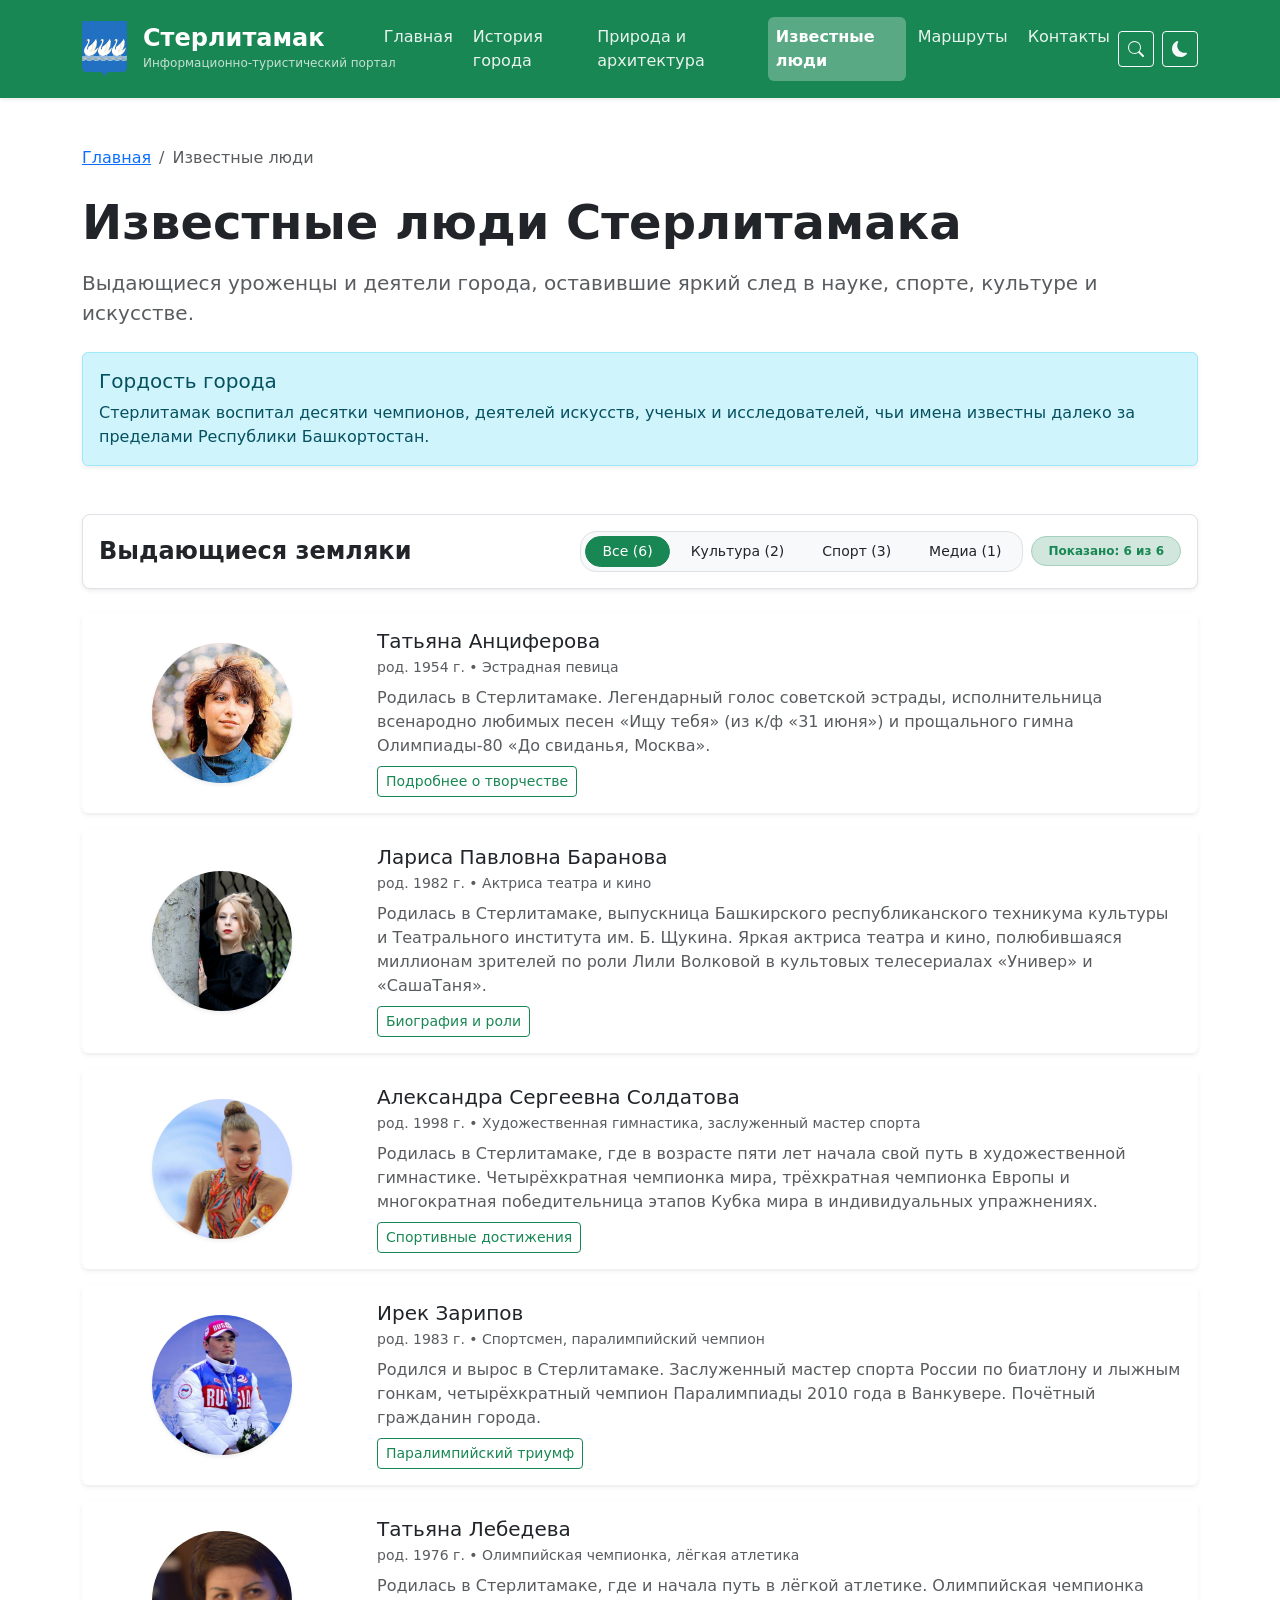
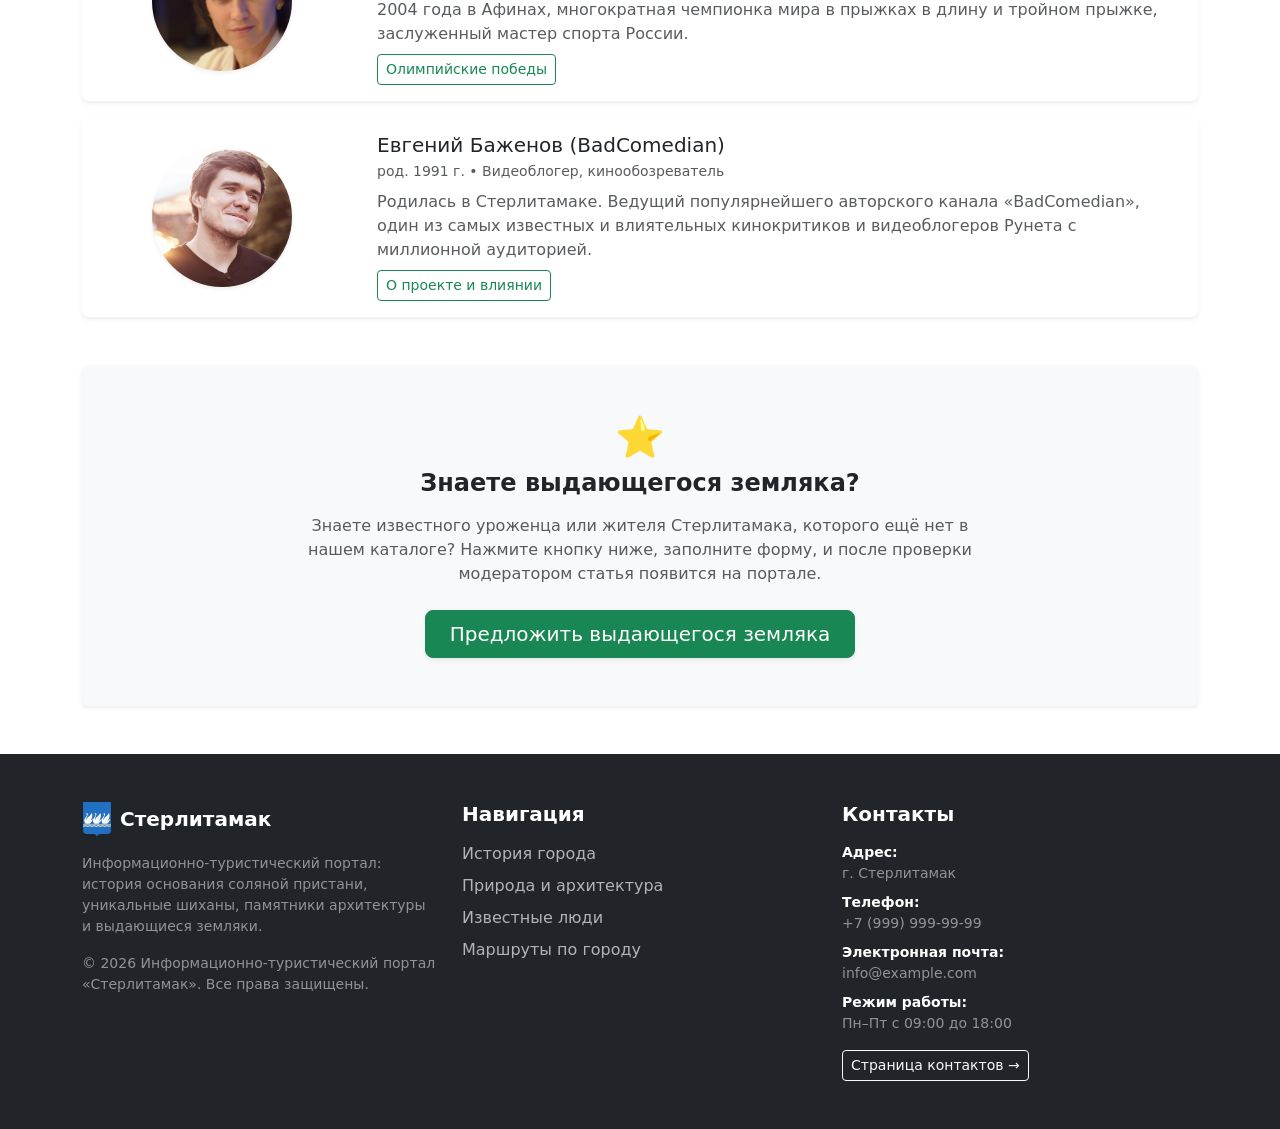
<file: people.html>
<!DOCTYPE html>
<html lang="ru">
<head>
    <meta charset="UTF-8">
    <meta name="viewport" content="width=device-width, initial-scale=1.0">
    <link rel="icon" type="image/svg+xml" href="images/Gerb-Sterlitamak-icon.svg">
    <title>Известные люди — Информационно-туристический портал про Стерлитамак</title>
    <link rel="stylesheet" href="vendor/bootstrap/css/bootstrap.min.css">
    <link rel="stylesheet" href="css/custom.css">
    <script src="js/theme.js"></script>
</head>
<body class="d-flex flex-column min-vh-100">

    <header class="navbar navbar-expand-lg navbar-dark bg-success shadow-sm py-2 py-lg-3 sticky-top header-nav">
        <div class="container">
            <a class="navbar-brand d-flex align-items-center gap-3 me-3 text-white" href="index.html">
                <img src="images/Gerb-Sterlitamak-icon.svg" alt="Герб Стерлитамака" width="45" height="52" class="img-fluid flex-shrink-0">
                <div class="d-flex flex-column">
                    <span class="fs-4 fw-bold lh-1">Стерлитамак</span>
                    <span class="small opacity-75 d-none d-sm-block mt-1" style="font-size: 0.75rem;">
                        Информационно-туристический портал
                    </span>
                </div>
            </a>

            <button
                class="navbar-toggler border-white-50"
                type="button"
                data-bs-toggle="collapse"
                data-bs-target="#mainNavbar"
                aria-controls="mainNavbar"
                aria-expanded="false"
                aria-label="Переключить навигацию"
            >
                <span class="navbar-toggler-icon"></span>
            </button>

            <div class="collapse navbar-collapse" id="mainNavbar">
                <ul class="navbar-nav mx-auto mb-2 mb-lg-0 gap-lg-1">
                    <li class="nav-item">
                        <a class="nav-link" href="index.html">
                            Главная
                        </a>
                    </li>
                    <li class="nav-item">
                        <a class="nav-link" href="history.html">
                            История города
                        </a>
                    </li>
                    <li class="nav-item">
                        <a class="nav-link" href="nature.html">
                            Природа и архитектура
                        </a>
                    </li>
                    <li class="nav-item">
                        <a class="nav-link active" aria-current="page" href="people.html">
                            Известные люди
                        </a>
                    </li>
                    <li class="nav-item">
                        <a class="nav-link" href="routes.html">
                            Маршруты
                        </a>
                    </li>
                    <li class="nav-item">
                        <a class="nav-link" href="contacts.html">
                            Контакты
                        </a>
                    </li>
                </ul>

                <div class="d-flex align-items-center gap-2 pt-3 pt-lg-0 mt-3 mt-lg-0" id="headerActions">
                    <button type="button" class="btn btn-outline-light btn-sm btn-header-square" data-bs-toggle="modal" data-bs-target="#siteSearchModal" aria-label="Поиск по сайту" title="Поиск по сайту">
                        <svg xmlns="http://www.w3.org/2000/svg" width="16" height="16" fill="currentColor" viewBox="0 0 16 16" aria-hidden="true">
                            <path d="M11.742 10.344a6.5 6.5 0 1 0-1.397 1.398h-.001q.044.06.098.115l3.85 3.85a1 1 0 0 0 1.415-1.414l-3.85-3.85a1 1 0 0 0-.115-.1zM12 6.5a5.5 5.5 0 1 1-11 0 5.5 5.5 0 0 1 11 0"/>
                        </svg>
                    </button>
                    <button type="button" class="btn btn-outline-light btn-sm btn-header-square" id="themeToggleBtn" aria-label="Переключить тему" title="Тёмная тема">
                        <svg xmlns="http://www.w3.org/2000/svg" width="16" height="16" fill="currentColor" viewBox="0 0 16 16" aria-hidden="true">
                            <path d="M6 .278a.77.77 0 0 1 .08.858 7.2 7.2 0 0 0-.878 3.46c0 4.021 3.278 7.277 7.318 7.277q.792-.001 1.533-.16a.79.79 0 0 1 .81.316.73.73 0 0 1-.031.893A8.35 8.35 0 0 1 8.344 16C3.734 16 0 12.286 0 7.71 0 4.266 2.114 1.312 5.124.06A.75.75 0 0 1 6 .278"/>
                        </svg>
                    </button>
                </div>
            </div>
        </div>
    </header>

    <main class="container my-5 flex-grow-1">
        <nav aria-label="breadcrumb" class="mb-4">
            <ol class="breadcrumb">
                <li class="breadcrumb-item"><a href="index.html">Главная</a></li>
                <li class="breadcrumb-item active" aria-current="page">Известные люди</li>
            </ol>
        </nav>

        <h1 class="display-5 fw-bold mb-3">Известные люди Стерлитамака</h1>
        <p class="lead text-muted mb-4">
            Выдающиеся уроженцы и деятели города, оставившие яркий след в науке, спорте, культуре и искусстве.
        </p>

        <div class="alert alert-info shadow-sm mb-5" role="alert">
            <h4 class="alert-heading h5">Гордость города</h4>
            <p class="mb-0">
                Стерлитамак воспитал десятки чемпионов, деятелей искусств, ученых и исследователей, чьи имена известны далеко за пределами Республики Башкортостан.
            </p>
        </div>

        <div class="d-flex flex-wrap justify-content-between align-items-center gap-3 p-3 bg-white border rounded-3 shadow-sm mb-4">
            <h2 class="h4 fw-bold mb-0">Выдающиеся земляки</h2>
            <div class="d-flex flex-wrap align-items-center gap-2">
                <div class="d-flex flex-wrap gap-1 p-1 people-filter-frame" id="peopleFilterBar" role="group" aria-label="Фильтр по категориям">
                    <button type="button" class="btn btn-sm btn-success text-white rounded-pill px-3" data-filter="all" aria-pressed="true">Все (6)</button>
                    <button type="button" class="btn btn-sm btn-filter-idle rounded-pill px-3" data-filter="culture" aria-pressed="false">Культура (2)</button>
                    <button type="button" class="btn btn-sm btn-filter-idle rounded-pill px-3" data-filter="sport" aria-pressed="false">Спорт (3)</button>
                    <button type="button" class="btn btn-sm btn-filter-idle rounded-pill px-3" data-filter="media" aria-pressed="false">Медиа (1)</button>
                </div>
                <span class="badge bg-success-subtle text-success border border-success-subtle rounded-pill px-3 py-2" id="peopleFilterCount">Показано: 6 из 6</span>
            </div>
        </div>
        <div class="d-flex flex-column gap-3 mb-5" id="peopleCardsList">
            <div class="card shadow-sm border-0" id="anciferova" data-category="culture">
                <div class="row g-0 align-items-center">
                    <div class="col-12 col-md-4 col-lg-3 text-center p-3">
                        <img src="images/anciferova.jpg" class="rounded-circle shadow-sm" alt="Татьяна Анциферова" style="width: 140px; height: 140px; object-fit: cover;">
                    </div>
                    <div class="col-12 col-md-8 col-lg-9">
                        <div class="card-body">
                            <h3 class="card-title h5 mb-1">Татьяна Анциферова</h3>
                            <p class="text-muted small mb-2">род. 1954 г. &bull; Эстрадная певица</p>
                            <p class="card-text text-muted mb-2">
                                Родилась в Стерлитамаке. Легендарный голос советской эстрады, исполнительница всенародно любимых песен «Ищу тебя» (из к/ф «31 июня») и прощального гимна Олимпиады-80 «До свиданья, Москва».
                            </p>
                            <button type="button" class="btn btn-sm btn-outline-success" data-bs-toggle="modal" data-bs-target="#modalAnciferova">
                                Подробнее о творчестве
                            </button>
                        </div>
                    </div>
                </div>
            </div>

            <div class="card shadow-sm border-0" id="baranova" data-category="culture">
                <div class="row g-0 align-items-center">
                    <div class="col-12 col-md-4 col-lg-3 text-center p-3">
                        <img src="images/baranova.jpg" class="rounded-circle shadow-sm" alt="Лариса Баранова" style="width: 140px; height: 140px; object-fit: cover;">
                    </div>
                    <div class="col-12 col-md-8 col-lg-9">
                        <div class="card-body">
                            <h3 class="card-title h5 mb-1">Лариса Павловна Баранова</h3>
                            <p class="text-muted small mb-2">род. 1982 г. &bull; Актриса театра и кино</p>
                            <p class="card-text text-muted mb-2">
                                Родилась в Стерлитамаке, выпускница Башкирского республиканского техникума культуры и Театрального института им. Б. Щукина. Яркая актриса театра и кино, полюбившаяся миллионам зрителей по роли Лили Волковой в культовых телесериалах «Универ» и «СашаТаня».
                            </p>
                            <button type="button" class="btn btn-sm btn-outline-success" data-bs-toggle="modal" data-bs-target="#modalBaranova">
                                Биография и роли
                            </button>
                        </div>
                    </div>
                </div>
            </div>

            <div class="card shadow-sm border-0" id="soldatova" data-category="sport">
                <div class="row g-0 align-items-center">
                    <div class="col-12 col-md-4 col-lg-3 text-center p-3">
                        <img src="images/soldatova.jpg" class="rounded-circle shadow-sm" alt="Александра Солдатова" style="width: 140px; height: 140px; object-fit: cover;">
                    </div>
                    <div class="col-12 col-md-8 col-lg-9">
                        <div class="card-body">
                            <h3 class="card-title h5 mb-1">Александра Сергеевна Солдатова</h3>
                            <p class="text-muted small mb-2">род. 1998 г. &bull; Художественная гимнастика, заслуженный мастер спорта</p>
                            <p class="card-text text-muted mb-2">
                                Родилась в Стерлитамаке, где в возрасте пяти лет начала свой путь в художественной гимнастике. Четырёхкратная чемпионка мира, трёхкратная чемпионка Европы и многократная победительница этапов Кубка мира в индивидуальных упражнениях.
                            </p>
                            <button type="button" class="btn btn-sm btn-outline-success" data-bs-toggle="modal" data-bs-target="#modalSoldatova">
                                Спортивные достижения
                            </button>
                        </div>
                    </div>
                </div>
            </div>

            <div class="card shadow-sm border-0" id="zaripov" data-category="sport">
                <div class="row g-0 align-items-center">
                    <div class="col-12 col-md-4 col-lg-3 text-center p-3">
                        <img src="images/zaripov.jpg" class="rounded-circle shadow-sm" alt="Ирек Зарипов" style="width: 140px; height: 140px; object-fit: cover;">
                    </div>
                    <div class="col-12 col-md-8 col-lg-9">
                        <div class="card-body">
                            <h3 class="card-title h5 mb-1">Ирек Зарипов</h3>
                            <p class="text-muted small mb-2">род. 1983 г. &bull; Спортсмен, паралимпийский чемпион</p>
                            <p class="card-text text-muted mb-2">
                                Родился и вырос в Стерлитамаке. Заслуженный мастер спорта России по биатлону и лыжным гонкам, четырёхкратный чемпион Паралимпиады 2010 года в Ванкувере. Почётный гражданин города.
                            </p>
                            <button type="button" class="btn btn-sm btn-outline-success" data-bs-toggle="modal" data-bs-target="#modalZaripov">
                                Паралимпийский триумф
                            </button>
                        </div>
                    </div>
                </div>
            </div>

            <div class="card shadow-sm border-0" id="lebedeva" data-category="sport">
                <div class="row g-0 align-items-center">
                    <div class="col-12 col-md-4 col-lg-3 text-center p-3">
                        <img src="images/lebedeva.jpg" class="rounded-circle shadow-sm" alt="Татьяна Лебедева" style="width: 140px; height: 140px; object-fit: cover;">
                    </div>
                    <div class="col-12 col-md-8 col-lg-9">
                        <div class="card-body">
                            <h3 class="card-title h5 mb-1">Татьяна Лебедева</h3>
                            <p class="text-muted small mb-2">род. 1976 г. &bull; Олимпийская чемпионка, лёгкая атлетика</p>
                            <p class="card-text text-muted mb-2">
                                Родилась в Стерлитамаке, где и начала путь в лёгкой атлетике. Олимпийская чемпионка 2004 года в Афинах, многократная чемпионка мира в прыжках в длину и тройном прыжке, заслуженный мастер спорта России.
                            </p>
                            <button type="button" class="btn btn-sm btn-outline-success" data-bs-toggle="modal" data-bs-target="#modalLebedeva">
                                Олимпийские победы
                            </button>
                        </div>
                    </div>
                </div>
            </div>

            <div class="card shadow-sm border-0" id="badcomedian" data-category="media">
                <div class="row g-0 align-items-center">
                    <div class="col-12 col-md-4 col-lg-3 text-center p-3">
                        <img src="images/badcomedian.jpg" class="rounded-circle shadow-sm" alt="Евгений Баженов (BadComedian)" style="width: 140px; height: 140px; object-fit: cover;">
                    </div>
                    <div class="col-12 col-md-8 col-lg-9">
                        <div class="card-body">
                            <h3 class="card-title h5 mb-1">Евгений Баженов (BadComedian)</h3>
                            <p class="text-muted small mb-2">род. 1991 г. &bull; Видеоблогер, кинообозреватель</p>
                            <p class="card-text text-muted mb-2">
                                Родилась в Стерлитамаке. Ведущий популярнейшего авторского канала «BadComedian», один из самых известных и влиятельных кинокритиков и видеоблогеров Рунета с миллионной аудиторией.
                            </p>
                            <button type="button" class="btn btn-sm btn-outline-success" data-bs-toggle="modal" data-bs-target="#modalBadcomedian">
                                О проекте и влиянии
                            </button>
                        </div>
                    </div>
                </div>
            </div>
        </div>

        <section class="mt-5">
            <div class="card shadow-sm border-0 text-center p-4 p-md-5 bg-light">
                <div class="display-6 mb-2">⭐</div>
                <h2 class="h4 fw-bold mb-3">Знаете выдающегося земляка?</h2>
                <p class="text-muted col-lg-8 mx-auto mb-4">
                    Знаете известного уроженца или жителя Стерлитамака, которого ещё нет в нашем каталоге? Нажмите кнопку ниже, заполните форму, и после проверки модератором статья появится на портале.
                </p>
                <div>
                    <button type="button" class="btn btn-success btn-lg px-4 shadow-sm" data-bs-toggle="modal" data-bs-target="#modalProposePerson">
                        Предложить выдающегося земляка
                    </button>
                </div>
            </div>
        </section>
    </main>

    <footer class="bg-dark text-white py-5 mt-auto">
        <div class="container">
            <div class="row g-4">
                <div class="col-12 col-md-4">
                    <div class="d-flex align-items-center gap-2 mb-3">
                        <img src="images/Gerb-Sterlitamak-icon.svg" alt="Герб Стерлитамака" width="30" height="35">
                        <h5 class="mb-0 fw-bold">Стерлитамак</h5>
                    </div>
                    <p class="text-white-50 small mb-3">
                        Информационно-туристический портал: история основания соляной пристани, уникальные шиханы, памятники архитектуры и выдающиеся земляки.
                    </p>
                    <p class="text-white-50 small mb-0">
                        &copy; 2026 Информационно-туристический портал «Стерлитамак». Все права защищены.
                    </p>
                </div>

                <div class="col-12 col-sm-6 col-md-4">
                    <h5 class="fw-bold mb-3">Навигация</h5>
                    <ul class="list-unstyled mb-0">
                        <li class="mb-2">
                            <a class="footer-link text-decoration-none" href="history.html">История города</a>
                        </li>
                        <li class="mb-2">
                            <a class="footer-link text-decoration-none" href="nature.html">Природа и архитектура</a>
                        </li>
                        <li class="mb-2">
                            <a class="footer-link text-decoration-none" href="people.html">Известные люди</a>
                        </li>
                        <li class="mb-2">
                            <a class="footer-link text-decoration-none" href="routes.html">Маршруты по городу</a>
                        </li>
                    </ul>
                </div>

                <div class="col-12 col-sm-6 col-md-4">
                    <h5 class="fw-bold mb-3">Контакты</h5>
                    <ul class="list-unstyled text-white-50 small mb-0">
                        <li class="mb-2">
                            <strong class="text-white">Адрес:</strong><br>
                            г. Стерлитамак
                        </li>
                        <li class="mb-2">
                            <strong class="text-white">Телефон:</strong><br>
                            <a href="tel:+79999999999" class="text-white-50 text-decoration-none">+7 (999) 999-99-99</a>
                        </li>
                        <li class="mb-2">
                            <strong class="text-white">Электронная почта:</strong><br>
                            <a href="mailto:info@example.com" class="text-white-50 text-decoration-none">info@example.com</a>
                        </li>
                        <li class="mb-3">
                            <strong class="text-white">Режим работы:</strong><br>
                            Пн–Пт с 09:00 до 18:00
                        </li>
                        <li>
                            <a href="contacts.html" class="btn btn-outline-light btn-sm">
                                Страница контактов &rarr;
                            </a>
                        </li>
                    </ul>
                </div>
            </div>
        </div>
    </footer>

    <div class="modal fade" id="modalBaranova" tabindex="-1" aria-labelledby="modalBaranovaLabel" aria-hidden="true">
        <div class="modal-dialog modal-dialog-centered">
            <div class="modal-content">
                <div class="modal-header">
                    <h5 class="modal-title" id="modalBaranovaLabel">Лариса Павловна Баранова</h5>
                    <button type="button" class="btn-close" data-bs-dismiss="modal" aria-label="Закрыть"></button>
                </div>
                <div class="modal-body">
                    <div class="text-center mb-3">
                        <img src="images/baranova.jpg" alt="Лариса Баранова" class="rounded-circle shadow-sm" style="width: 130px; height: 130px; object-fit: cover;">
                    </div>
                    <p class="text-muted">
                        Родилась 14 апреля 1982 года в городе Стерлитамаке. Первые шаги в актёрском мастерстве сделала в родном городе, с отличием окончив режиссёрское отделение Башкирского республиканского техникума культуры (БРТК). В 2006 году окончила Театральный институт имени Бориса Щукина в Москве.
                    </p>
                    <ul class="list-unstyled small text-muted">
                        <li><strong>Известные роли:</strong> Лиля Волкова («Универ», «СашаТаня»), фильмы «Мы из будущего», «Бой с тенью 2: Реванш».</li>
                        <li><strong>Театр:</strong> Роли в спектаклях Московского академического театра им. Вахтангова.</li>
                        <li><strong>Связь с городом:</strong> Регулярно посещает Стерлитамак, проводит творческие встречи со студентами родного колледжа культуры.</li>
                    </ul>
                </div>
                <div class="modal-footer">
                    <button type="button" class="btn btn-secondary" data-bs-dismiss="modal">Закрыть</button>
                </div>
            </div>
        </div>
    </div>

    <div class="modal fade" id="modalSoldatova" tabindex="-1" aria-labelledby="modalSoldatovaLabel" aria-hidden="true">
        <div class="modal-dialog modal-dialog-centered">
            <div class="modal-content">
                <div class="modal-header">
                    <h5 class="modal-title" id="modalSoldatovaLabel">Александра Сергеевна Солдатова</h5>
                    <button type="button" class="btn-close" data-bs-dismiss="modal" aria-label="Закрыть"></button>
                </div>
                <div class="modal-body">
                    <div class="text-center mb-3">
                        <img src="images/soldatova.jpg" alt="Александра Солдатова" class="rounded-circle shadow-sm" style="width: 130px; height: 130px; object-fit: cover;">
                    </div>
                    <p class="text-muted">
                        Родилась 4 августа 1998 года в Стерлитамаке. В раннем детстве пришла в секцию спортивной гимнастики города, а затем перешла в художественную гимнастику, где проявила уникальную гибкость и грацию.
                    </p>
                    <ul class="list-unstyled small text-muted">
                        <li><strong>Мировые титулы:</strong> Четырёхкратная чемпионка мира (2014, 2015, 2018), трёхкратная чемпионка Европы (2015, 2017, 2019).</li>
                        <li><strong>Звание:</strong> Заслуженный мастер спорта России.</li>
                        <li><strong>Особое достижение:</strong> Победительница финала Кубка мира в упражнении с лентой, признана одной из самых артистичных гимнасток в истории мировой гимнастики.</li>
                    </ul>
                </div>
                <div class="modal-footer">
                    <button type="button" class="btn btn-secondary" data-bs-dismiss="modal">Закрыть</button>
                </div>
            </div>
        </div>
    </div>

    <div class="modal fade" id="modalAnciferova" tabindex="-1" aria-labelledby="modalAnciferovaLabel" aria-hidden="true">
        <div class="modal-dialog modal-dialog-centered">
            <div class="modal-content">
                <div class="modal-header">
                    <h5 class="modal-title" id="modalAnciferovaLabel">Татьяна Владимировна Анциферова</h5>
                    <button type="button" class="btn-close" data-bs-dismiss="modal" aria-label="Закрыть"></button>
                </div>
                <div class="modal-body">
                    <p class="text-muted">
                        Советская и российская эстрадная певица, родившаяся в Стерлитамаке в 1954 году. Обладательница кристально чистого тембра, её исполнение романтических композиций Александра Зацепина к фильму «31 июня» («Ищу тебя», «Мир без любимого») стало золотым фондом отечественной музыки.
                    </p>
                    <p class="small text-muted mb-0">
                        В 1980 году вместе со Львом Лещенко исполнила прощальную песню «До свиданья, Москва» на церемонии закрытия XXII летних Олимпийских игр в Москве.
                    </p>
                </div>
                <div class="modal-footer">
                    <button type="button" class="btn btn-secondary" data-bs-dismiss="modal">Закрыть</button>
                </div>
            </div>
        </div>
    </div>

    <div class="modal fade" id="modalZaripov" tabindex="-1" aria-labelledby="modalZaripovLabel" aria-hidden="true">
        <div class="modal-dialog modal-dialog-centered">
            <div class="modal-content">
                <div class="modal-header">
                    <h5 class="modal-title" id="modalZaripovLabel">Ирек Айратович Зарипов</h5>
                    <button type="button" class="btn-close" data-bs-dismiss="modal" aria-label="Закрыть"></button>
                </div>
                <div class="modal-body">
                    <p class="text-muted">
                        Четырёхкратный паралимпийский чемпион 2010 года в Ванкувере (биатлон и лыжные гонки), серебряный призёр Игр, заслуженный мастер спорта России. Родился и живёт в Стерлитамаке.
                    </p>
                    <p class="small text-muted mb-0">
                        Награждён орденом «За заслуги перед Отечеством» IV степени и орденом «За заслуги перед Республикой Башкортостан». Удостоен звания «Почётный гражданин города Стерлитамака».
                    </p>
                </div>
                <div class="modal-footer">
                    <button type="button" class="btn btn-secondary" data-bs-dismiss="modal">Закрыть</button>
                </div>
            </div>
        </div>
    </div>

    <div class="modal fade" id="modalLebedeva" tabindex="-1" aria-labelledby="modalLebedevaLabel" aria-hidden="true">
        <div class="modal-dialog modal-dialog-centered">
            <div class="modal-content">
                <div class="modal-header">
                    <h5 class="modal-title" id="modalLebedevaLabel">Татьяна Романовна Лебедева</h5>
                    <button type="button" class="btn-close" data-bs-dismiss="modal" aria-label="Закрыть"></button>
                </div>
                <div class="modal-body">
                    <p class="text-muted">
                        Олимпийская чемпионка 2004 года в прыжках в длину, серебряный и бронзовый призёр Олимпийских игр в Сиднее, Афинах и Пекине, многократная чемпионка мира.
                    </p>
                    <p class="small text-muted mb-0">
                        Родилась в Стерлитамаке, где тренировалась в спортивной школе города. Заслуженный мастер спорта России, президент Всероссийской ассоциации лёгкой атлетики среди юниоров.
                    </p>
                </div>
                <div class="modal-footer">
                    <button type="button" class="btn btn-secondary" data-bs-dismiss="modal">Закрыть</button>
                </div>
            </div>
        </div>
    </div>

    <div class="modal fade" id="modalBadcomedian" tabindex="-1" aria-labelledby="modalBadcomedianLabel" aria-hidden="true">
        <div class="modal-dialog modal-dialog-centered">
            <div class="modal-content">
                <div class="modal-header">
                    <h5 class="modal-title" id="modalBadcomedianLabel">Евгений Николаевич Баженов</h5>
                    <button type="button" class="btn-close" data-bs-dismiss="modal" aria-label="Закрыть"></button>
                </div>
                <div class="modal-body">
                    <p class="text-muted">
                        Российский видеоблогер и кинокритик, создатель и автор самого популярного русскоязычного YouTube-канала с обзорами на кино «BadComedian» (более 5,5 млн подписчиков).
                    </p>
                    <p class="small text-muted mb-0">
                        Родился в Стерлитамаке 24 мая 1991 года. Его обзоры и общественная деятельность существенно повлияли на отечественную киноиндустрию и стандарты кинопроизводства.
                    </p>
                </div>
                <div class="modal-footer">
                    <button type="button" class="btn btn-secondary" data-bs-dismiss="modal">Закрыть</button>
                </div>
            </div>
        </div>
    </div>

    <div class="modal fade" id="modalProposePerson" tabindex="-1" aria-labelledby="modalProposePersonLabel" aria-hidden="true">
        <div class="modal-dialog modal-dialog-centered modal-lg">
            <div class="modal-content">
                <div class="modal-header bg-success text-white">
                    <h5 class="modal-title" id="modalProposePersonLabel">Предложить выдающегося земляка</h5>
                    <button type="button" class="btn-close btn-close-white" data-bs-dismiss="modal" aria-label="Закрыть"></button>
                </div>
                <div class="modal-body p-4">
                    <p class="text-muted mb-4">
                        Знаете известного уроженца или жителя Стерлитамака, которого нет в нашем списке? Заполните форму, и после проверки модератором статья появится на портале.
                    </p>
                    <form id="personProposalForm">
                        <div class="row g-3">
                            <div class="col-12 col-md-6">
                                <label for="personName" class="form-label">ФИО земляка <span class="text-danger">*</span></label>
                                <input type="text" class="form-control" id="personName" placeholder="Иванов Иван Иванович" required>
                            </div>
                            <div class="col-12 col-md-6">
                                <label for="personYears" class="form-label">Годы жизни или год рождения</label>
                                <input type="text" class="form-control" id="personYears" placeholder="1980 — н.в.">
                            </div>

                            <div class="col-12 col-md-6">
                                <label for="personField" class="form-label">Сфера деятельности <span class="text-danger">*</span></label>
                                <select class="form-select" id="personField" required>
                                    <option value="" selected disabled>Выберите категорию...</option>
                                    <option value="culture">Культура и искусство</option>
                                    <option value="sport">Спорт и достижения</option>
                                    <option value="science">Наука и образование</option>
                                    <option value="industry">Промышленность и производство</option>
                                    <option value="public">Общественная и государственная деятельность</option>
                                </select>
                            </div>

                            <div class="col-12 col-md-6">
                                <label for="personSource" class="form-label">Ссылка на биографию или источник</label>
                                <div class="input-group">
                                    <span class="input-group-text" id="sourceAddon">https://</span>
                                    <input type="text" class="form-control" id="personSource" placeholder="ru.wikipedia.org/wiki/..." aria-describedby="sourceAddon">
                                </div>
                            </div>

                            <div class="col-12 col-md-6">
                                <label for="senderPhone" class="form-label">Ваш телефон для связи</label>
                                <div class="input-group">
                                    <span class="input-group-text" id="phoneAddon">+7</span>
                                    <input type="tel" class="form-control" id="senderPhone" placeholder="999 999-99-99" aria-describedby="phoneAddon">
                                </div>
                            </div>

                            <div class="col-12 col-md-6">
                                <label for="senderEmail" class="form-label">Ваш e-mail для ответа <span class="text-danger">*</span></label>
                                <input type="email" class="form-control" id="senderEmail" placeholder="name@example.com" required>
                            </div>

                            <div class="col-12">
                                <label for="personBio" class="form-label">Краткая биография и заслуги перед городом <span class="text-danger">*</span></label>
                                <textarea class="form-control" id="personBio" rows="4" placeholder="Опишите вклад человека в развитие Стерлитамака..." required></textarea>
                            </div>

                            <div class="col-12">
                                <div class="form-check">
                                    <input class="form-check-input" type="checkbox" id="dataConsent" required>
                                    <label class="form-check-label text-muted small" for="dataConsent">
                                        Я подтверждаю достоверность предоставленной информации и согласен на обработку персональных данных <span class="text-danger">*</span>
                                    </label>
                                </div>
                            </div>

                            <div class="col-12 d-flex justify-content-end gap-2 pt-2">
                                <button type="button" class="btn btn-secondary" data-bs-dismiss="modal">Отмена</button>
                                <button type="submit" class="btn btn-success px-4">Отправить предложение</button>
                            </div>
                        </div>
                    </form>
                </div>
            </div>
        </div>
    </div>

    <div class="modal fade" id="proposalSuccessModal" tabindex="-1" aria-labelledby="proposalSuccessLabel" aria-hidden="true">
        <div class="modal-dialog modal-dialog-centered">
            <div class="modal-content">
                <div class="modal-header bg-success text-white">
                    <h5 class="modal-title" id="proposalSuccessLabel">Предложение отправлено!</h5>
                    <button type="button" class="btn-close btn-close-white" data-bs-dismiss="modal" aria-label="Закрыть"></button>
                </div>
                <div class="modal-body">
                    <p class="mb-2">Большое спасибо за активное участие в развитии портала о Стерлитамаке!</p>
                    <p class="text-muted small mb-0">Предложенная вами кандидатура будет проверена редакторами, после чего статья появится в каталоге выдающихся земляков.</p>
                </div>
                <div class="modal-footer">
                    <button type="button" class="btn btn-success" data-bs-dismiss="modal">Отлично</button>
                </div>
            </div>
        </div>
    </div>

    <script src="vendor/bootstrap/js/bootstrap.bundle.min.js"></script>
    <script>
        const proposalForm = document.getElementById('personProposalForm');
        if (proposalForm) {
            proposalForm.addEventListener('submit', function (e) {
                e.preventDefault();
                const proposeModalEl = document.getElementById('modalProposePerson');
                const proposeModal = bootstrap.Modal.getInstance(proposeModalEl);
                if (proposeModal) {
                    proposeModal.hide();
                }
                const successModal = new bootstrap.Modal(document.getElementById('proposalSuccessModal'));
                successModal.show();
                proposalForm.reset();
            });
        }
    </script>
    <script src="js/people-filter.js"></script>
    <script src="js/scroll-top.js"></script>
    <script src="js/search.js"></script>
</body>
</html>
</file>
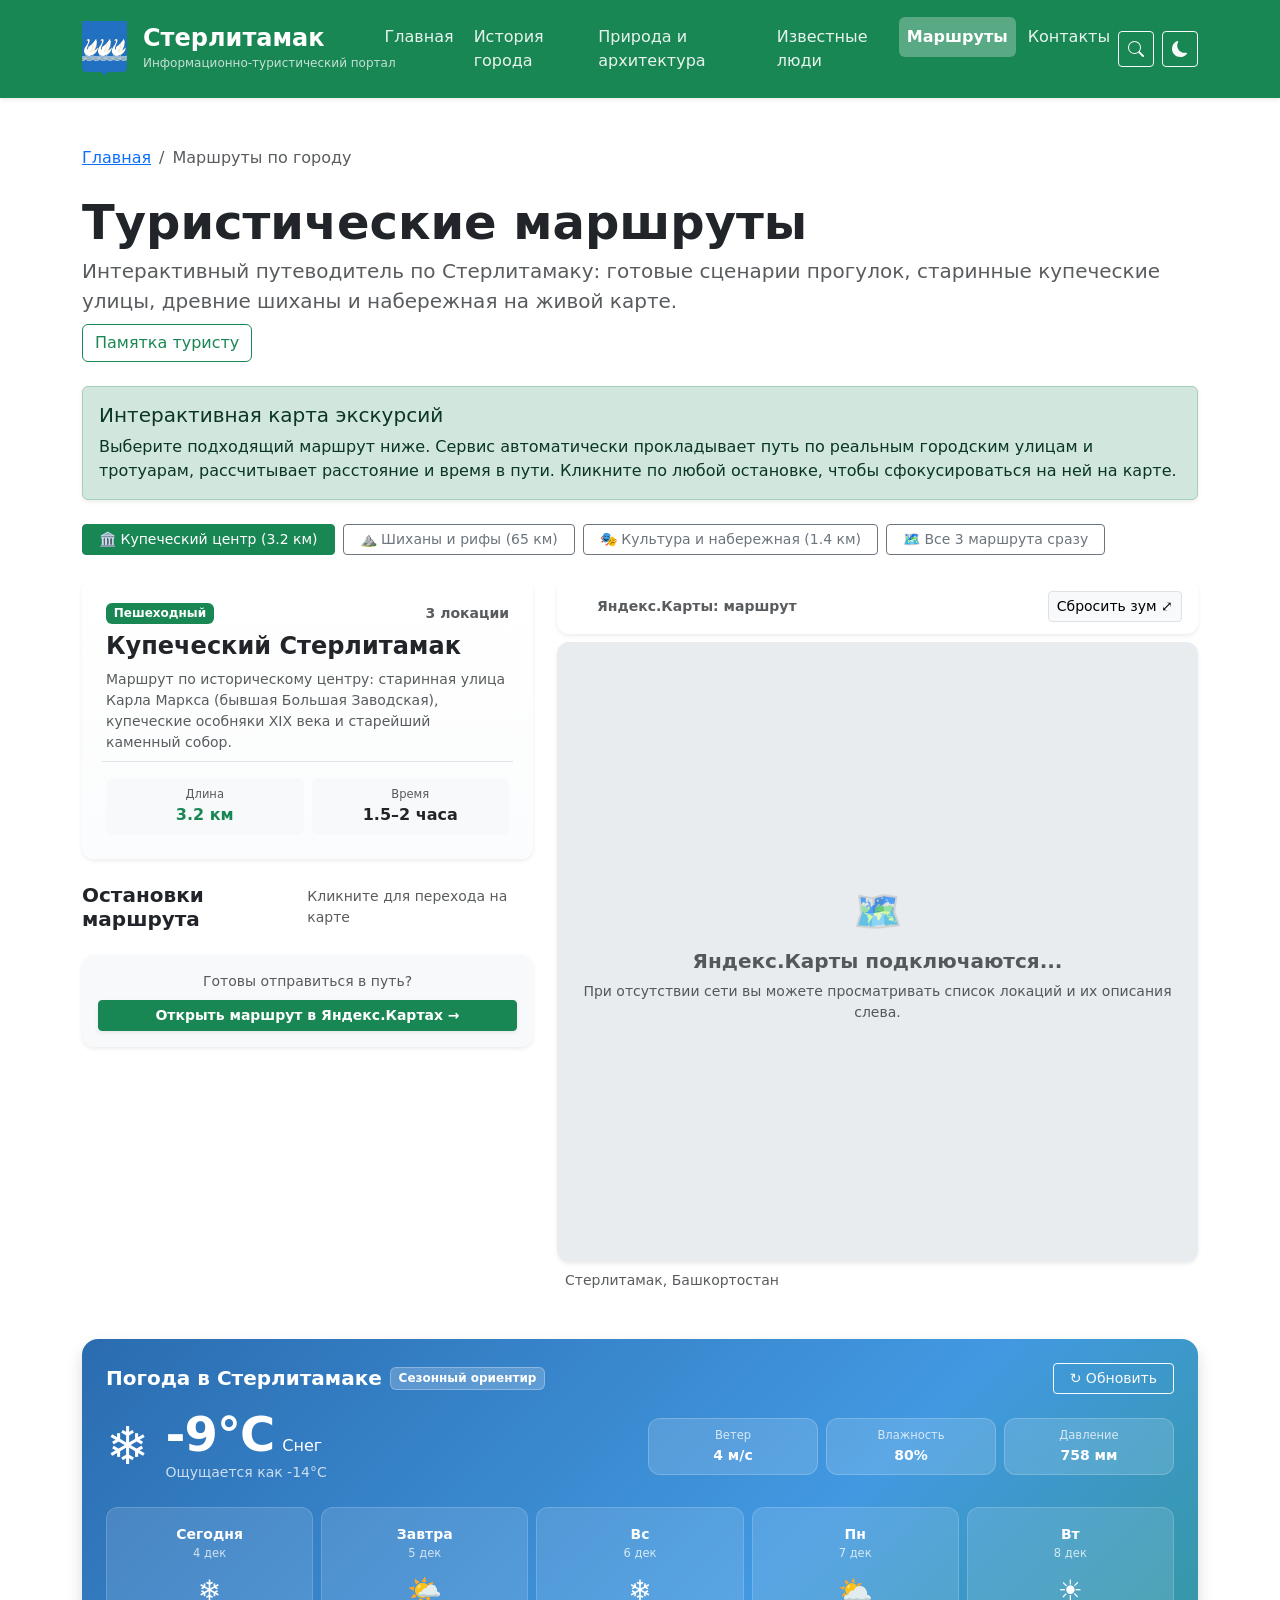
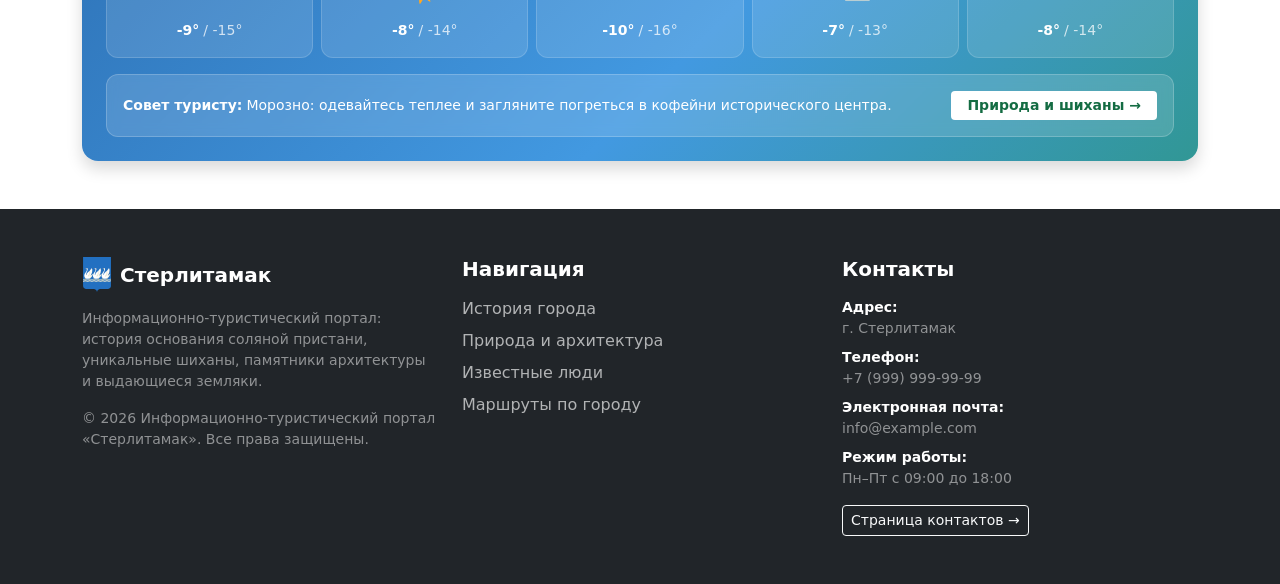
<file: routes.html>
<!DOCTYPE html>
<html lang="ru">
<head>
    <meta charset="UTF-8">
    <meta name="viewport" content="width=device-width, initial-scale=1.0">
    <link rel="icon" type="image/svg+xml" href="images/Gerb-Sterlitamak-icon.svg">
    <title>Маршруты по городу — Информационно-туристический портал про Стерлитамак</title>
    <link rel="stylesheet" href="vendor/bootstrap/css/bootstrap.min.css">
    <link rel="stylesheet" href="css/custom.css">
    <link rel="stylesheet" href="css/routes.css">
    <script src="js/theme.js"></script>
</head>
<body class="d-flex flex-column min-vh-100">

    <header class="navbar navbar-expand-lg navbar-dark bg-success shadow-sm py-2 py-lg-3 sticky-top header-nav">
        <div class="container">
            <a class="navbar-brand d-flex align-items-center gap-3 me-3 text-white" href="index.html">
                <img src="images/Gerb-Sterlitamak-icon.svg" alt="Герб Стерлитамака" width="45" height="52" class="img-fluid flex-shrink-0">
                <div class="d-flex flex-column">
                    <span class="fs-4 fw-bold lh-1">Стерлитамак</span>
                    <span class="small opacity-75 d-none d-sm-block mt-1" style="font-size: 0.75rem;">
                        Информационно-туристический портал
                    </span>
                </div>
            </a>

            <button
                class="navbar-toggler border-white-50"
                type="button"
                data-bs-toggle="collapse"
                data-bs-target="#mainNavbar"
                aria-controls="mainNavbar"
                aria-expanded="false"
                aria-label="Переключить навигацию"
            >
                <span class="navbar-toggler-icon"></span>
            </button>

            <div class="collapse navbar-collapse" id="mainNavbar">
                <ul class="navbar-nav mx-auto mb-2 mb-lg-0 gap-lg-1">
                    <li class="nav-item">
                        <a class="nav-link" href="index.html">
                            Главная
                        </a>
                    </li>
                    <li class="nav-item">
                        <a class="nav-link" href="history.html">
                            История города
                        </a>
                    </li>
                    <li class="nav-item">
                        <a class="nav-link" href="nature.html">
                            Природа и архитектура
                        </a>
                    </li>
                    <li class="nav-item">
                        <a class="nav-link" href="people.html">
                            Известные люди
                        </a>
                    </li>
                    <li class="nav-item">
                        <a class="nav-link active" aria-current="page" href="routes.html">
                            Маршруты
                        </a>
                    </li>
                    <li class="nav-item">
                        <a class="nav-link" href="contacts.html">
                            Контакты
                        </a>
                    </li>
                </ul>

                <div class="d-flex align-items-center gap-2 pt-3 pt-lg-0 mt-3 mt-lg-0" id="headerActions">
                    <button type="button" class="btn btn-outline-light btn-sm btn-header-square" data-bs-toggle="modal" data-bs-target="#siteSearchModal" aria-label="Поиск по сайту" title="Поиск по сайту">
                        <svg xmlns="http://www.w3.org/2000/svg" width="16" height="16" fill="currentColor" viewBox="0 0 16 16" aria-hidden="true">
                            <path d="M11.742 10.344a6.5 6.5 0 1 0-1.397 1.398h-.001q.044.06.098.115l3.85 3.85a1 1 0 0 0 1.415-1.414l-3.85-3.85a1 1 0 0 0-.115-.1zM12 6.5a5.5 5.5 0 1 1-11 0 5.5 5.5 0 0 1 11 0"/>
                        </svg>
                    </button>
                    <button type="button" class="btn btn-outline-light btn-sm btn-header-square" id="themeToggleBtn" aria-label="Переключить тему" title="Тёмная тема">
                        <svg xmlns="http://www.w3.org/2000/svg" width="16" height="16" fill="currentColor" viewBox="0 0 16 16" aria-hidden="true">
                            <path d="M6 .278a.77.77 0 0 1 .08.858 7.2 7.2 0 0 0-.878 3.46c0 4.021 3.278 7.277 7.318 7.277q.792-.001 1.533-.16a.79.79 0 0 1 .81.316.73.73 0 0 1-.031.893A8.35 8.35 0 0 1 8.344 16C3.734 16 0 12.286 0 7.71 0 4.266 2.114 1.312 5.124.06A.75.75 0 0 1 6 .278"/>
                        </svg>
                    </button>
                </div>
            </div>
        </div>
    </header>

    <main class="container my-5 flex-grow-1">
        <nav aria-label="breadcrumb" class="mb-4">
            <ol class="breadcrumb">
                <li class="breadcrumb-item"><a href="index.html">Главная</a></li>
                <li class="breadcrumb-item active" aria-current="page">Маршруты по городу</li>
            </ol>
        </nav>

        <div class="d-flex justify-content-between align-items-center mb-4 flex-wrap gap-2">
            <div>
                <h1 class="display-5 fw-bold mb-1">Туристические маршруты</h1>
                <p class="lead text-muted mb-0">Интерактивный путеводитель по Стерлитамаку: готовые сценарии прогулок, старинные купеческие улицы, древние шиханы и набережная на живой карте.</p>
            </div>
            <button type="button" class="btn btn-outline-success" data-bs-toggle="modal" data-bs-target="#infoModal">
                Памятка туристу
            </button>
        </div>

        <div class="alert alert-success shadow-sm mb-4" role="alert">
            <h4 class="alert-heading h5">Интерактивная карта экскурсий</h4>
            <p class="mb-0">
                Выберите подходящий маршрут ниже. Сервис автоматически прокладывает путь по реальным городским улицам и тротуарам, рассчитывает расстояние и время в пути. Кликните по любой остановке, чтобы сфокусироваться на ней на карте.
            </p>
        </div>

        <div class="d-flex flex-wrap gap-2 mb-4">
            <button type="button" class="btn btn-sm btn-success px-3 text-white" data-route-btn="merchant">
                🏛️ Купеческий центр (3.2 км)
            </button>
            <button type="button" class="btn btn-sm btn-outline-secondary px-3" data-route-btn="shikhany">
                ⛰️ Шиханы и рифы (65 км)
            </button>
            <button type="button" class="btn btn-sm btn-outline-secondary px-3" data-route-btn="culture">
                🎭 Культура и набережная (1.4 км)
            </button>
            <button type="button" class="btn btn-sm btn-outline-secondary px-3" data-route-btn="all">
                🗺️ Все 3 маршрута сразу
            </button>
        </div>

        <div class="row g-4">
            <div class="col-12 col-lg-5">
                <div class="card border-0 shadow-sm p-3 p-md-4 mb-4 route-summary-card">
                    <div class="d-flex align-items-center justify-content-between mb-2">
                        <span class="badge bg-success text-white" id="routeMetaBadge">Пешеходный</span>
                        <span class="small text-muted fw-semibold" id="routeMetaStops">3 локации</span>
                    </div>
                    <h3 class="fw-bold fs-4 mb-2" id="routeMetaTitle">Купеческий Стерлитамак</h3>
                    <p class="text-muted small mb-3" id="routeMetaDesc">
                        Маршрут по историческому центру: старинная улица Карла Маркса (бывшая Большая Заводская), купеческие особняки XIX века и старейший каменный собор.
                    </p>

                    <div class="row g-2 text-center pt-2 border-top">
                        <div class="col-6">
                            <div class="p-2 rounded bg-light">
                                <div class="text-muted small" style="font-size: 0.72rem;">Длина</div>
                                <div class="fw-bold text-success" id="routeMetaDistance">3.2 км</div>
                            </div>
                        </div>
                        <div class="col-6">
                            <div class="p-2 rounded bg-light">
                                <div class="text-muted small" style="font-size: 0.72rem;">Время</div>
                                <div class="fw-bold text-dark" id="routeMetaDuration">1.5–2 часа</div>
                            </div>
                        </div>
                    </div>
                </div>

                <div class="d-flex justify-content-between align-items-center mb-3">
                    <h5 class="fw-bold mb-0">Остановки маршрута</h5>
                    <span class="small text-muted">Кликните для перехода на карте</span>
                </div>

                <div id="stopsList" class="mb-4"></div>

                <div class="card border-0 shadow-sm p-3 text-center bg-light" style="border-radius: 0.75rem;">
                    <div class="small text-muted mb-2">Готовы отправиться в путь?</div>
                    <a id="btnYandexMaps" href="https://yandex.ru/maps/?rtext=53.617121,55.964647~53.617367,55.964153~53.607303,55.929828&rtt=pd" target="_blank" rel="noopener" class="btn btn-success btn-sm px-4 fw-semibold shadow-sm">
                        Открыть маршрут в Яндекс.Картах &rarr;
                    </a>
                </div>
            </div>

            <div class="col-12 col-lg-7">
                <div class="map-sticky-wrapper">
                    <div class="card border-0 shadow-sm p-2 mb-2 bg-white" style="border-radius: 0.75rem;">
                        <div class="d-flex justify-content-between align-items-center px-2 py-1">
                            <div class="d-flex align-items-center gap-2">
                                <span class="spinner-grow spinner-grow-sm text-danger" role="status"></span>
                                <span class="small fw-semibold text-muted">Яндекс.Карты: маршрут</span>
                            </div>
                            <button type="button" class="btn btn-sm btn-light border py-1 px-2 small" onclick="fitCurrentRoute()" title="Показать весь маршрут">
                                Сбросить зум ⤢
                            </button>
                        </div>
                    </div>

                    <div id="routesMap"></div>

                    <div class="d-flex align-items-center justify-content-between px-2 pt-2 small text-muted">
                        <span class="d-none d-md-inline">Стерлитамак, Башкортостан</span>
                    </div>
                </div>
            </div>
        </div>

        <section class="mt-5" id="weatherWidgetSection" aria-label="Погода в Стерлитамаке"></section>
    </main>

    <div class="modal fade" id="stopDetailModal" tabindex="-1" aria-labelledby="modalStopTitle" aria-hidden="true">
        <div class="modal-dialog modal-dialog-centered">
            <div class="modal-content border-0 shadow">
                <div class="modal-header border-0 pb-0">
                    <h5 class="modal-title fw-bold" id="modalStopTitle">Название локации</h5>
                    <button type="button" class="btn-close" data-bs-dismiss="modal" aria-label="Закрыть"></button>
                </div>
                <div class="modal-body">
                    <div class="modal-image-wrapper mb-3">
                        <img id="modalStopImage" src="images/museum-bank.jpg" alt="Локация">
                    </div>
                    <div class="d-flex flex-wrap gap-2 mb-3">
                        <span class="badge bg-light text-dark border" id="modalStopAddress">Адрес</span>
                        <span class="badge bg-success-subtle text-success border border-success-subtle" id="modalStopTime">Время</span>
                    </div>
                    <p class="text-muted mb-2" id="modalStopDesc"></p>
                    <div class="p-3 bg-light rounded text-secondary small" id="modalStopDetails"></div>
                </div>
                <div class="modal-footer border-0 pt-0">
                    <button type="button" class="btn btn-secondary btn-sm" data-bs-dismiss="modal">Закрыть</button>
                </div>
            </div>
        </div>
    </div>

    <div class="modal fade" id="infoModal" tabindex="-1" aria-labelledby="infoModalLabel" aria-hidden="true">
        <div class="modal-dialog modal-dialog-centered">
            <div class="modal-content">
                <div class="modal-header bg-success text-white">
                    <h5 class="modal-title" id="infoModalLabel">Памятка туристу по маршрутам</h5>
                    <button type="button" class="btn-close btn-close-white" data-bs-dismiss="modal" aria-label="Закрыть"></button>
                </div>
                <div class="modal-body">
                    <p class="text-muted">Рекомендации для комфортных прогулок по Стерлитамаку и шиханам:</p>
                    <ul class="list-group list-group-flush mb-3">
                        <li class="list-group-item">
                            <strong>Пешие маршруты:</strong> Удобная обувь для прогулок по исторической брусчатке и набережной.
                        </li>
                        <li class="list-group-item">
                            <strong>Шиханы:</strong> Возьмите питьевую воду и ветрозащитную одежду. На Торатау поднимайтесь строго по обустроенной эко-тропе.
                        </li>
                        <li class="list-group-item">
                            <strong>Музеи:</strong> Краеведческий музей работает со вторника по субботу с 10:00 до 18:00 (выходные — воскресенье, понедельник).
                        </li>
                        <li class="list-group-item">
                            <strong>Визит-центр Торатау:</strong> Круглогодично предлагает экскурсии, сувениры, горячий чай и башкирскую выпечку.
                        </li>
                    </ul>
                </div>
                <div class="modal-footer">
                    <button type="button" class="btn btn-secondary" data-bs-dismiss="modal">Понятно</button>
                </div>
            </div>
        </div>
    </div>

        <footer class="bg-dark text-white py-5 mt-auto">
        <div class="container">
            <div class="row g-4">
                <div class="col-12 col-md-4">
                    <div class="d-flex align-items-center gap-2 mb-3">
                        <img src="images/Gerb-Sterlitamak-icon.svg" alt="Герб Стерлитамака" width="30" height="35">
                        <h5 class="mb-0 fw-bold">Стерлитамак</h5>
                    </div>
                    <p class="text-white-50 small mb-3">
                        Информационно-туристический портал: история основания соляной пристани, уникальные шиханы, памятники архитектуры и выдающиеся земляки.
                    </p>
                    <p class="text-white-50 small mb-0">
                        &copy; 2026 Информационно-туристический портал «Стерлитамак». Все права защищены.
                    </p>
                </div>

                <div class="col-12 col-sm-6 col-md-4">
                    <h5 class="fw-bold mb-3">Навигация</h5>
                    <ul class="list-unstyled mb-0">
                        <li class="mb-2">
                            <a class="footer-link text-decoration-none" href="history.html">История города</a>
                        </li>
                        <li class="mb-2">
                            <a class="footer-link text-decoration-none" href="nature.html">Природа и архитектура</a>
                        </li>
                        <li class="mb-2">
                            <a class="footer-link text-decoration-none" href="people.html">Известные люди</a>
                        </li>
                        <li class="mb-2">
                            <a class="footer-link text-decoration-none" href="routes.html">Маршруты по городу</a>
                        </li>
                    </ul>
                </div>

                <div class="col-12 col-sm-6 col-md-4">
                    <h5 class="fw-bold mb-3">Контакты</h5>
                    <ul class="list-unstyled text-white-50 small mb-0">
                        <li class="mb-2">
                            <strong class="text-white">Адрес:</strong><br>
                            г. Стерлитамак
                        </li>
                        <li class="mb-2">
                            <strong class="text-white">Телефон:</strong><br>
                            <a href="tel:+79999999999" class="text-white-50 text-decoration-none">+7 (999) 999-99-99</a>
                        </li>
                        <li class="mb-2">
                            <strong class="text-white">Электронная почта:</strong><br>
                            <a href="mailto:info@example.com" class="text-white-50 text-decoration-none">info@example.com</a>
                        </li>
                        <li class="mb-3">
                            <strong class="text-white">Режим работы:</strong><br>
                            Пн–Пт с 09:00 до 18:00
                        </li>
                        <li>
                            <a href="contacts.html" class="btn btn-outline-light btn-sm">
                                Страница контактов &rarr;
                            </a>
                        </li>
                    </ul>
                </div>
            </div>
        </div>
    </footer>
    
    <script src="vendor/bootstrap/js/bootstrap.bundle.min.js"></script>
    <script src="https://api-maps.yandex.ru/2.1/?lang=ru_RU" type="text/javascript"></script>
    <script src="js/routes.js"></script>
    <script src="js/weather.js"></script>
    <script src="js/scroll-top.js"></script>
    <script src="js/search.js"></script>
</body>
</html>
</file>
<file: css/custom.css>
:root, [data-bs-theme=light] {
  --bs-primary: #198754;
  --bs-primary-rgb: 25, 135, 84;
  --bs-primary-text-emphasis: #0a3622;
  --bs-primary-bg-subtle: #d1e7dd;
  --bs-primary-border-subtle: #a3cfbb;
  --bs-link-color: #198754;
  --bs-link-hover-color: #146c43;
}

body {
  min-height: 100vh;
}

.placeholder-box {
  min-height: 240px;
}

.card-img-custom {
  height: 200px;
  width: 100%;
  object-fit: cover;
}

.header-nav {
  z-index: 1030;
  background-color: #198754 !important;
}

.header-nav .nav-link {
  color: rgba(255, 255, 255, 0.9);
  font-weight: 500;
  padding: 0.5rem 0.85rem;
  border-radius: 0.375rem;
  transition: all 0.2s ease-in-out;
}

.header-nav .nav-link:hover {
  color: #ffffff;
  background-color: rgba(255, 255, 255, 0.18);
}

.header-nav .nav-link.active {
  color: #ffffff !important;
  font-weight: 700;
  background-color: rgba(255, 255, 255, 0.28);
}

.btn-header-square {
  width: 36px;
  height: 36px;
  padding: 0;
  display: inline-flex;
  align-items: center;
  justify-content: center;
}

.bg-primary {
  background-color: #198754 !important;
}

.btn-primary {
  --bs-btn-bg: #198754;
  --bs-btn-border-color: #198754;
  --bs-btn-hover-bg: #157347;
  --bs-btn-hover-border-color: #146c43;
  --bs-btn-active-bg: #146c43;
  --bs-btn-active-border-color: #13653f;
  --bs-btn-disabled-bg: #198754;
  --bs-btn-disabled-border-color: #198754;
  background-color: #198754 !important;
  border-color: #198754 !important;
  color: #ffffff !important;
}

.btn-primary:hover, .btn-primary:focus {
  background-color: #157347 !important;
  border-color: #146c43 !important;
}

.btn-outline-primary {
  --bs-btn-color: #198754;
  --bs-btn-border-color: #198754;
  --bs-btn-hover-bg: #198754;
  --bs-btn-hover-border-color: #198754;
  --bs-btn-active-bg: #198754;
  --bs-btn-active-border-color: #198754;
  color: #198754 !important;
  border-color: #198754 !important;
}

.btn-outline-primary:hover, .btn-outline-primary:focus {
  background-color: #198754 !important;
  border-color: #198754 !important;
  color: #ffffff !important;
}

.text-primary {
  color: #198754 !important;
}

.border-primary {
  border-color: #198754 !important;
}

.alert-primary {
  --bs-alert-color: #0a3622;
  --bs-alert-bg: #d1e7dd;
  --bs-alert-border-color: #a3cfbb;
  color: #0a3622;
  background-color: #d1e7dd;
  border-color: #a3cfbb;
}

.bg-blue {
  background-color: #0d6efd !important;
}

.btn-outline-blue {
  color: #0d6efd !important;
  border-color: #0d6efd !important;
}

.btn-outline-blue:hover, .btn-outline-blue:focus, .btn-outline-blue:active {
  color: #ffffff !important;
  background-color: #0d6efd !important;
  border-color: #0d6efd !important;
}

.btn-blue {
  color: #ffffff !important;
  background-color: #0d6efd !important;
  border-color: #0d6efd !important;
}

.btn-blue:hover, .btn-blue:focus, .btn-blue:active {
  color: #ffffff !important;
  background-color: #0b5ed7 !important;
  border-color: #0a58ca !important;
}

.bg-sky {
  background-color: #0284c7 !important;
}

.footer-link {
  color: rgba(255, 255, 255, 0.65);
  transition: color 0.2s ease-in-out, padding-left 0.2s ease-in-out;
  display: inline-block;
}

.footer-link:hover {
  color: #ffffff;
  padding-left: 4px;
}

.contact-icon-badge {
  width: 48px;
  height: 48px;
  display: inline-flex;
  align-items: center;
  justify-content: center;
  border-radius: 50%;
  font-size: 1.25rem;
}

.map-placeholder {
  min-height: 320px;
  background: linear-gradient(135deg, #e9ecef 0%, #dee2e6 100%);
  border-radius: 0.5rem;
  display: flex;
  flex-direction: column;
  align-items: center;
  justify-content: center;
}

[id] {
  scroll-margin-top: 90px;
}

.search-result-item {
  transition: background-color 0.15s ease, border-color 0.15s ease;
}

.search-result-item.active,
.search-result-item:hover {
  background-color: rgba(25, 135, 84, 0.08);
  border-color: rgba(25, 135, 84, 0.35);
  color: inherit;
}

.search-mark {
  background-color: #fff3cd;
  color: #664d03;
  padding: 0 0.15rem;
  border-radius: 0.2rem;
  font-weight: 600;
}

.search-target-highlight {
  animation: searchHighlightPulse 2s ease-out;
}

@keyframes searchHighlightPulse {
  0% {
    box-shadow: 0 0 0 4px rgba(25, 135, 84, 0.55);
  }
  100% {
    box-shadow: 0 0 0 0 rgba(25, 135, 84, 0);
  }
}

#themeToggleBtn svg {
  view-transition-name: theme-toggle-icon;
}

.theme-icon-rotate svg {
  animation: themeIconSpin 0.45s ease;
}

@keyframes themeIconSpin {
  from {
    transform: rotate(-180deg) scale(0.65);
    opacity: 0.4;
  }
  to {
    transform: rotate(0deg) scale(1);
    opacity: 1;
  }
}

::view-transition-old(root),
::view-transition-new(root) {
  animation: none;
  mix-blend-mode: normal;
}

::view-transition-new(root) {
  animation: themeRevealTopRight 0.55s ease-in-out;
}

::view-transition-group(theme-toggle-icon) {
  z-index: 2;
}

::view-transition-old(theme-toggle-icon) {
  animation: none;
  opacity: 0;
}

::view-transition-new(theme-toggle-icon) {
  mix-blend-mode: normal;
  animation: themeIconSpin 0.45s ease;
}

@keyframes themeRevealTopRight {
  from {
    clip-path: circle(0% at 100% 0%);
  }
  to {
    clip-path: circle(155% at 100% 0%);
  }
}

html.theme-transition body,
html.theme-transition section,
html.theme-transition .card,
html.theme-transition .modal-content,
html.theme-transition .bg-white,
html.theme-transition .bg-light {
  transition: background-color 0.3s ease, color 0.3s ease, border-color 0.3s ease;
}

.accordion {
  --bs-accordion-btn-focus-border-color: #86b79e;
  --bs-accordion-btn-focus-box-shadow: 0 0 0 0.25rem rgba(25, 135, 84, 0.25);
}

[data-bs-theme="dark"] {
  --bs-primary-text-emphasis: #75b798;
  --bs-primary-bg-subtle: #051b11;
  --bs-primary-border-subtle: #0f5132;
  --bs-link-color: #5cd69a;
  --bs-link-hover-color: #7ee2b0;
}

[data-bs-theme="dark"] .accordion-button:not(.collapsed) {
  background-color: rgba(25, 135, 84, 0.22);
  color: #75b798;
  box-shadow: inset 0 calc(-1 * var(--bs-accordion-border-width)) 0 var(--bs-accordion-border-color);
}

[data-bs-theme="dark"] .accordion-button:not(.collapsed)::after {
  filter: hue-rotate(-65deg);
}

[data-bs-theme="dark"] .btn-light {
  background-color: var(--bs-tertiary-bg);
  color: var(--bs-body-color);
  border-color: var(--bs-border-color);
}

[data-bs-theme="dark"] .btn-light:hover {
  background-color: var(--bs-secondary-bg);
  color: var(--bs-body-color);
  border-color: var(--bs-border-color);
}

[data-bs-theme="dark"] .header-nav {
  background-color: #146c43 !important;
}

[data-bs-theme="dark"] .bg-white {
  background-color: var(--bs-secondary-bg) !important;
}

[data-bs-theme="dark"] .bg-light {
  background-color: var(--bs-tertiary-bg) !important;
}

[data-bs-theme="dark"] .text-dark:not(.bg-warning):not(.btn-warning) {
  color: var(--bs-body-color) !important;
}

[data-bs-theme="dark"] .text-primary {
  color: #4dd490 !important;
}

[data-bs-theme="dark"] .bg-success-subtle {
  background-color: rgba(25, 135, 84, 0.25) !important;
  border-color: rgba(77, 212, 144, 0.4) !important;
}

[data-bs-theme="dark"] .text-success {
  color: #5cd69a !important;
}

[data-bs-theme="dark"] .btn-outline-success {
  --bs-btn-color: #5cd69a;
  --bs-btn-border-color: #5cd69a;
  color: #5cd69a !important;
  border-color: #5cd69a !important;
}

[data-bs-theme="dark"] .btn-outline-success:hover {
  color: #ffffff !important;
  background-color: #198754 !important;
  border-color: #198754 !important;
}

.weather-widget-card {
  border-radius: 1rem;
  color: #ffffff;
  transition: background 0.35s ease, box-shadow 0.25s ease;
}

.weather-theme-sunny {
  background: linear-gradient(135deg, #1e6fb8 0%, #2b9eb3 55%, #198754 100%);
}

.weather-theme-cloudy {
  background: linear-gradient(135deg, #4b6584 0%, #607d8b 60%, #455a64 100%);
}

.weather-theme-rain {
  background: linear-gradient(135deg, #334e68 0%, #486581 55%, #243b53 100%);
}

.weather-theme-snow {
  background: linear-gradient(135deg, #2b6cb0 0%, #4299e1 60%, #319795 100%);
}

[data-bs-theme="dark"] .weather-theme-sunny {
  background: linear-gradient(135deg, #134673 0%, #195e6b 55%, #115737 100%);
}

[data-bs-theme="dark"] .weather-theme-cloudy {
  background: linear-gradient(135deg, #2c3a47 0%, #37474f 60%, #263238 100%);
}

[data-bs-theme="dark"] .weather-theme-rain {
  background: linear-gradient(135deg, #1b2838 0%, #2a3f54 55%, #16222f 100%);
}

[data-bs-theme="dark"] .weather-theme-snow {
  background: linear-gradient(135deg, #1a365d 0%, #2a4365 60%, #234e52 100%);
}

.weather-glass-box {
  background: rgba(255, 255, 255, 0.14);
  border: 1px solid rgba(255, 255, 255, 0.2);
  border-radius: 0.75rem;
  backdrop-filter: blur(6px);
}

.weather-glass-badge {
  background: rgba(255, 255, 255, 0.2);
  border: 1px solid rgba(255, 255, 255, 0.28);
  color: #ffffff;
}

.weather-action-btn {
  background-color: #ffffff;
  color: #146c43;
  border: none;
}

.weather-action-btn:hover {
  background-color: #f0fdf4;
  color: #0f5132;
}

.weather-forecast-day {
  background: rgba(255, 255, 255, 0.12);
  border: 1px solid rgba(255, 255, 255, 0.16);
  border-radius: 0.75rem;
  transition: transform 0.15s ease, background-color 0.15s ease;
}

.weather-forecast-day:hover {
  transform: translateY(-2px);
  background: rgba(255, 255, 255, 0.2);
}

.weather-temp-main {
  font-size: 3rem;
  font-weight: 700;
  line-height: 1;
  letter-spacing: -0.02em;
}

.btn-scroll-top {
  position: fixed;
  right: 1.5rem;
  bottom: 1.5rem;
  z-index: 1030;
  height: 48px;
  padding: 2px;
  border-radius: 999px;
  display: inline-flex;
  align-items: center;
  justify-content: flex-end;
  background-color: #ffffff;
  color: #198754;
  border: 1px solid rgba(0, 0, 0, 0.1);
  box-shadow: 0 0.5rem 1.25rem rgba(0, 0, 0, 0.16);
  cursor: pointer;
  opacity: 0;
  pointer-events: none;
  transform: translateY(14px);
  transition: opacity 0.25s ease, transform 0.25s ease, background-color 0.25s ease, box-shadow 0.25s ease;
}

.btn-scroll-top.is-visible {
  opacity: 1;
  pointer-events: auto;
  transform: translateY(0);
}

.scroll-top-label {
  max-width: 0;
  opacity: 0;
  overflow: hidden;
  white-space: nowrap;
  font-size: 0.875rem;
  font-weight: 600;
  padding: 0;
  transition: max-width 0.28s ease, opacity 0.22s ease, padding 0.28s ease;
}

@media (hover: hover) {
  .btn-scroll-top:hover .scroll-top-label {
    max-width: 90px;
    opacity: 1;
    padding: 0 6px 0 14px;
  }

  .btn-scroll-top:hover .scroll-top-arrow {
    transform: translateY(-2px);
  }
}

.btn-scroll-top:focus-visible .scroll-top-label {
  max-width: 90px;
  opacity: 1;
  padding: 0 6px 0 14px;
}

.scroll-top-circle {
  width: 44px;
  height: 44px;
  position: relative;
  display: inline-flex;
  align-items: center;
  justify-content: center;
  flex-shrink: 0;
}

.scroll-top-ring {
  position: absolute;
  inset: 0;
  transform: rotate(-90deg);
}

.scroll-top-ring-bg {
  stroke: rgba(25, 135, 84, 0.18);
}

.scroll-top-ring-fill {
  stroke: #198754;
  stroke-linecap: round;
  transition: stroke-dashoffset 0.08s linear;
}

.scroll-top-arrow {
  position: relative;
  z-index: 1;
  transition: transform 0.2s ease;
}

[data-bs-theme="dark"] .btn-scroll-top {
  background-color: #2b3035;
  color: #5cd69a;
  border-color: rgba(255, 255, 255, 0.16);
  box-shadow: 0 0.5rem 1.25rem rgba(0, 0, 0, 0.45);
}

[data-bs-theme="dark"] .scroll-top-ring-bg {
  stroke: rgba(92, 214, 154, 0.22);
}

[data-bs-theme="dark"] .scroll-top-ring-fill {
  stroke: #5cd69a;
}

.people-filter-frame {
  background-color: var(--bs-tertiary-bg);
  border: 1px solid var(--bs-border-color);
  border-radius: 1rem;
}

.btn-filter-idle {
  background-color: transparent;
  border-color: transparent;
  color: var(--bs-body-color);
}

.btn-filter-idle:hover {
  background-color: rgba(25, 135, 84, 0.12);
  color: var(--bs-body-color);
}

[data-bs-theme="dark"] .btn-filter-idle:hover {
  background-color: rgba(92, 214, 154, 0.18);
}

[data-bs-theme="dark"] .btn-outline-primary {
  --bs-btn-color: #4dd490;
  --bs-btn-border-color: #4dd490;
  color: #4dd490 !important;
  border-color: #4dd490 !important;
}

[data-bs-theme="dark"] .btn-outline-primary:hover {
  color: #ffffff !important;
  background-color: #198754 !important;
  border-color: #198754 !important;
}

[data-bs-theme="dark"] .alert-primary {
  color: #a3cfbb;
  background-color: #0f3825;
  border-color: #198754;
}

[data-bs-theme="dark"] footer.bg-dark {
  background-color: #16191c !important;
  border-top: 1px solid rgba(255, 255, 255, 0.1);
}

[data-bs-theme="dark"] .map-placeholder {
  background: linear-gradient(135deg, #2b3035 0%, #1d2124 100%);
}

[data-bs-theme="dark"] .search-mark {
  background-color: rgba(255, 193, 7, 0.28);
  color: #ffda6a;
}

[data-bs-theme="dark"] .search-result-item.active,
[data-bs-theme="dark"] .search-result-item:hover {
  background-color: rgba(25, 135, 84, 0.2);
  border-color: rgba(77, 212, 144, 0.45);
}
</file>
<file: css/routes.css>
#routesMap {
    height: 620px;
    width: 100%;
    border-radius: 0.75rem;
    overflow: hidden;
    background-color: #e9ecef;
    box-shadow: 0 .125rem .25rem rgba(0, 0, 0, 0.075);
}

@media (max-width: 991.98px) {
    #routesMap {
        height: 420px;
        margin-bottom: 1.5rem;
    }
}

.map-sticky-wrapper {
    position: sticky;
    top: 90px;
}

.stop-card {
    border: 1px solid rgba(0, 0, 0, 0.08) !important;
    border-radius: 0.75rem !important;
    overflow: hidden !important;
    background-color: #ffffff;
    cursor: pointer;
    transition: transform 0.2s ease, box-shadow 0.2s ease, border-color 0.2s ease;
}

.stop-card:hover {
    transform: translateY(-2px);
    box-shadow: 0 .5rem 1rem rgba(0, 0, 0, 0.1) !important;
    border-color: #198754 !important;
}

.stop-card.border-success {
    border-color: #198754 !important;
    border-width: 2px !important;
    background-color: #fbfdfc;
}

.stop-badge-circle {
    width: 32px;
    height: 32px;
    border-radius: 50%;
    display: inline-flex;
    align-items: center;
    justify-content: center;
    font-weight: 700;
    font-size: 0.9rem;
    color: #ffffff;
    flex-shrink: 0;
}

.stop-thumb-container {
    width: 100%;
    height: 90px;
    border-radius: 0.5rem;
    overflow: hidden;
    background-color: #f1f3f5;
}

.stop-thumb-img {
    width: 100%;
    height: 100%;
    object-fit: cover;
    display: block;
    transition: transform 0.3s ease;
}

.stop-card:hover .stop-thumb-img {
    transform: scale(1.04);
}

.modal-image-wrapper {
    width: 100%;
    height: 240px;
    border-radius: 0.5rem;
    overflow: hidden;
    background-color: #f1f3f5;
}

.modal-image-wrapper img {
    width: 100%;
    height: 100%;
    object-fit: cover;
    display: block;
}

.text-truncate-2 {
    display: -webkit-box;
    -webkit-line-clamp: 2;
    -webkit-box-orient: vertical;
    overflow: hidden;
}

.route-summary-card {
    border-radius: 0.75rem;
    background: linear-gradient(180deg, #ffffff 0%, #fbfcfd 100%);
}

[data-bs-theme="dark"] .route-summary-card {
    background: linear-gradient(180deg, var(--bs-secondary-bg) 0%, var(--bs-tertiary-bg) 100%);
}

[data-bs-theme="dark"] #routesMap {
    background-color: #2b3035;
}

[data-bs-theme="dark"] .stop-card {
    background-color: var(--bs-secondary-bg);
    border-color: rgba(255, 255, 255, 0.12) !important;
}

[data-bs-theme="dark"] .stop-card.border-success {
    background-color: rgba(25, 135, 84, 0.16);
    border-color: #20a86b !important;
}

[data-bs-theme="dark"] .stop-thumb-container,
[data-bs-theme="dark"] .modal-image-wrapper {
    background-color: #212529;
}
</file>
